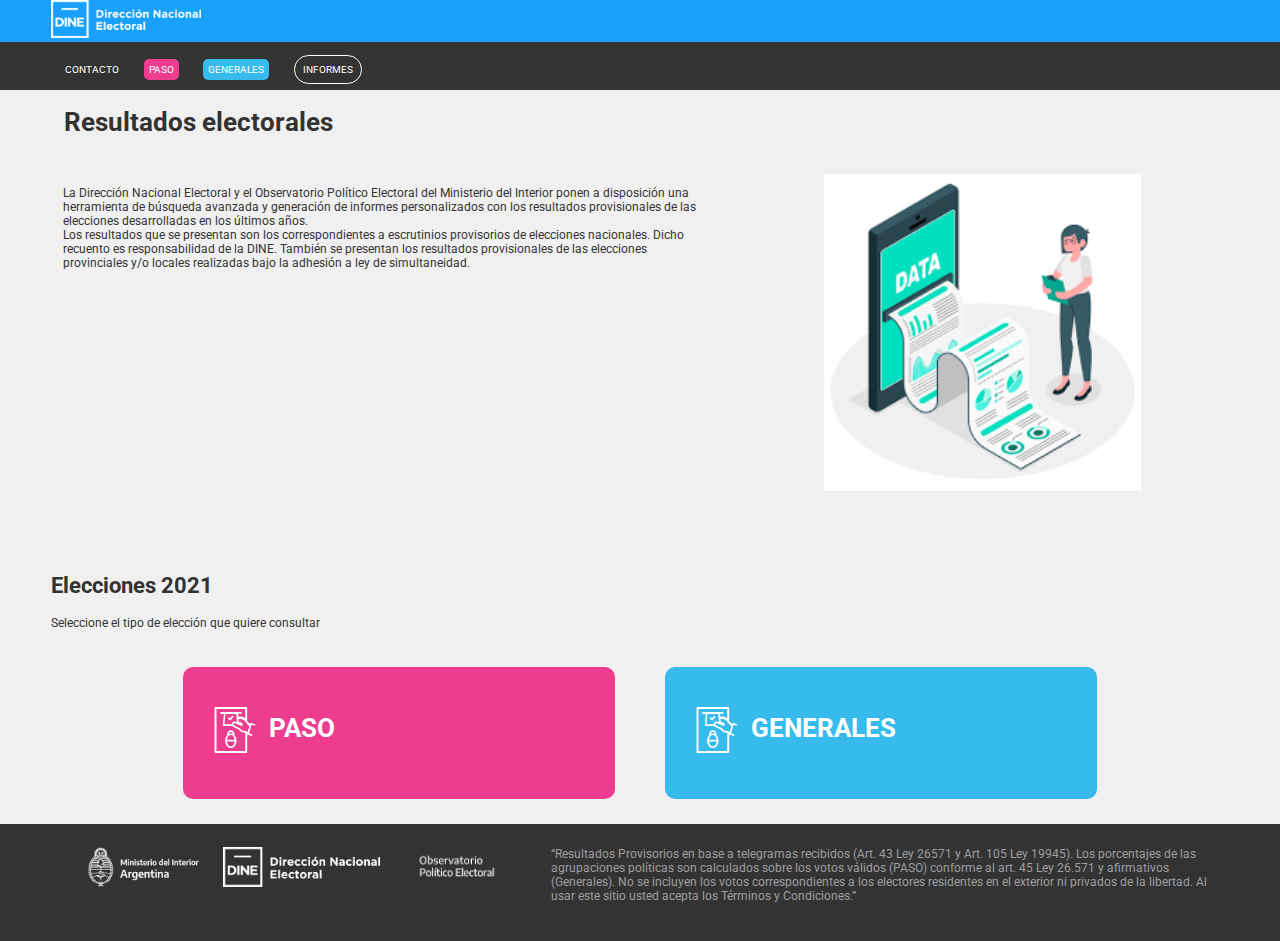
<file: index.html>
<!DOCTYPE html>
<html lang="es">

<head>
    <meta charset="UTF-8" />
    <meta name="viewport" content="width=device-width, initial-scale=1.0" />
    <title>Sistema de Publicación de Resultados Electorales</title>
    <link rel="shortcut icon" type="image/png" href="img/icons/favicon-16x16.png">
    <link rel="stylesheet" href="https://cdnjs.cloudflare.com/ajax/libs/fontawesome/5.15.4/css/all.min.css"
        crossorigin="anonymous" referrerpolicy="no-referrer" />
    <!-- Estilos CSS -->
    <link rel="stylesheet" href="css/common.css" />
    <link rel="stylesheet" href="css/pages/index.css">
</head>

<body>
    <header>
        <!--Barra de logo portal-->
        <div class="header-page">
            <a href="index.html"><img src="img/icons/Logo_DINE_negativo.a88f983e.png" alt="logo" class="logo">
        </div></a>
        <!--Barra de menú principal-->
        <ul>
            <li><a class="contacto" href="#contact">Contacto</a></li>
            <li><a class="paso" href="paso.html">Paso</a></li>
            <li><a class="generales" href="generales.html">Generales</a></li>
            <li><a class="active" href="informes.html">Informes</a></li>
        </ul>
    </header>
    <!-- Contenido principal de la página -->
    <main>
        <section id="sec-titulo">
            <!--Seccion para agregar una palicula favorita por codigo-->
            <h1 style="margin-left: 5%;">Resultados electorales</h1>
            <div class="seccion">
                <p>La Dirección Nacional Electoral y el Observatorio Político Electoral del Ministerio del
                    Interior ponen a disposición una herramienta de búsqueda avanzada y generación de informes
                    personalizados con los resultados provisionales de las elecciones desarrolladas en los
                    últimos años.
                    <br>Los resultados que se presentan son los correspondientes a escrutinios provisorios de
                    elecciones nacionales. Dicho recuento es responsabilidad de la DINE. También se presentan
                    los resultados provisionales de las elecciones provinciales y/o locales realizadas bajo la
                    adhesión a ley de simultaneidad.
                </p>
                <img src="img/images.png" alt="">
            </div>
        </section>
        <section id="sec-contenido">
            <!--Seccion para contenido de la página-->
            <h2>Elecciones 2021</h2>
            <p>Seleccione el tipo de elección que quiere consultar</p>
            <section class="section-boton">
                    <a class="bpaso" href="paso.html">
                        <svg version="1.1" id="Capa_1" xmlns="http://www.w3.org/2000/svg"
                            xmlns:xlink="http://www.w3.org/1999/xlink" x="0px" y="0px" width="841.889px"
                            height="595.281px" viewBox="0 0 841.889 595.281" enable-background="new 0 0 841.889 595.281"
                            xml:space="preserve" class="v-icon__component theme--light"
                            style="font-size: 70px; height: 70px; width: 70px;">
                            <g>
                                <path fill="#FFFFFF"
                                    d="M671.434,227.503l-43.614-14.145c-2.358-1.179-4.716-1.179-8.252,1.179 c-2.357,1.179-4.715,3.536-4.715,5.894l-1.179,3.536c-9.431-8.251-22.396-20.039-34.185-35.363V31.827 c0-7.072-5.894-11.788-11.788-11.788H198.746c-7.073,0-11.788,5.895-11.788,11.788v530.448c0,7.072,4.715,11.787,11.788,11.787 h368.955c7.073,0,11.788-4.715,11.788-11.787V348.917c1.179,2.357,3.536,3.536,4.715,4.716l44.794,14.145c1.179,0,2.357,0,3.536,0 c4.715,0,8.251-2.357,9.43-7.072s-1.179-10.609-5.894-12.967l0,0l-34.185-11.787l30.648-102.554l34.185,10.608l0,0 c4.715,1.179,10.608-1.179,12.966-7.072C679.685,234.576,676.149,228.682,671.434,227.503z M555.914,550.487H210.533V43.615 h345.381v113.162c-29.47-25.934-77.799-21.218-83.693-20.039l-3.536-34.185h35.363c5.894,0,10.609-4.715,10.609-10.609 c0-5.894-4.716-10.608-10.609-10.608H262.4c-4.715,2.357-9.43,7.072-9.43,12.966c0,5.895,4.715,10.609,10.608,10.609h35.363 l-11.787,132.022c0,2.357,1.179,5.894,2.357,8.251c2.357,2.358,4.715,3.537,7.072,3.537h103.731 c5.895,9.43,15.324,12.966,16.503,14.145c0,0,29.47,15.324,51.866,24.755c12.967,5.894,15.324,9.43,20.039,14.145 c2.357,3.537,5.894,7.073,10.609,10.609c14.146,12.967,34.185,14.146,40.078,15.324l17.682,4.715L555.914,550.487z M456.897,203.927l-8.251-3.536c-1.179-1.179-17.682-8.251-31.827-3.536c-8.251,2.357-14.145,8.251-18.86,17.682 c-2.357,4.715-3.536,8.251-3.536,12.967h-87.229l10.608-122.593h130.844L456.897,203.927z M585.383,319.448l-42.436-11.788 c-1.179,0-2.357,0-3.536,0c0,0-17.682,0-28.291-9.431c-3.536-3.536-5.894-7.072-8.251-9.43 c-5.894-7.073-11.788-12.967-27.112-20.039c-22.396-9.431-50.687-24.755-51.865-24.755c0,0-7.073-3.536-9.431-9.43 c-1.179-3.536-1.179-7.072,1.179-10.609c2.357-4.715,4.716-5.894,7.073-7.072c5.894-2.357,14.145,1.179,17.682,2.357l62.475,25.933 c4.715,1.18,15.324,4.716,22.396-2.357c4.715-4.715,3.536-11.787-2.357-21.218c-10.609-16.503-29.469-20.039-37.721-20.039 c-1.179,0-2.357,0-2.357,0c-1.179,0-2.357,0-3.536,0l0,0l-4.716-36.542l-1.179-8.251c0,0,0,0,1.179,09c0,0,56.581-8.252,76.621,24.754c15.323,25.933,38.899,50.688,56.58,62.475L585.383,319.448z">
                                </path>
                                <path fill="#FFFFFF"
                                    d="M368.49,179.174c2.357,1.179,3.536,2.357,5.894,2.357l0,0l0,0c3.536,0,5.895-1.179,8.252-3.536 l29.469-35.363c3.536-4.715,2.357-10.609-1.179-14.146c-2.357-1.179-4.715-2.357-7.072-2.357c-2.358,0-4.716,1.179-7.073,3.536 l-12.966,15.324l-9.431,11.788l-5.894-4.716l-4.715-3.536c-4.716-3.536-10.609-2.357-14.146,2.357 c-3.536,4.716-2.357,10.609,2.357,14.146L368.49,179.174z">
                                </path>
                                <path fill="#FFFFFF"
                                    d="M427.428,359.526c0-2.357,0-3.536,0-5.894c0,0,0,0,0-1.18l0,0l0,0c0-28.29-20.039-50.688-44.793-50.688 c-24.755,0-44.794,22.397-44.794,50.688l0,0l0,0c0,2.358,0,4.716,0,7.073c-14.145,16.503-23.575,40.078-23.575,67.189l0,0l0,0 c0,48.33,30.648,88.408,68.369,88.408c37.72,0,68.368-40.078,68.368-88.408l0,0l0,0 C451.003,399.604,441.573,376.029,427.428,359.526z M382.635,495.085c-23.576,0-43.615-25.933-47.151-57.76h94.302 C427.428,469.152,407.389,495.085,382.635,495.085z M406.21,344.202c-7.073-3.536-15.324-5.894-23.575-5.894 c-8.252,0-16.503,2.357-23.576,5.894c3.537-12.967,12.967-21.218,23.576-21.218C394.422,321.805,403.853,331.235,406.21,344.202z M382.635,358.347c23.575,0,43.614,24.754,47.15,57.76h-94.302C339.02,383.101,359.059,358.347,382.635,358.347z">
                                </path>
                            </g>
                        </svg>
                        <h1>PASO</h1>
                    </a>
                    <a class="bgenerales" href="generales.html">
                        <svg version="1.1" id="Capa_1" xmlns="http://www.w3.org/2000/svg"
                            xmlns:xlink="http://www.w3.org/1999/xlink" x="0px" y="0px" width="841.889px"
                            height="595.281px" viewBox="0 0 841.889 595.281" enable-background="new 0 0 841.889 595.281"
                            xml:space="preserve" class="v-icon__component theme--light"
                            style="font-size: 70px; height: 70px; width: 70px;">
                            <g>
                                <path fill="#FFFFFF"
                                    d="M671.434,227.503l-43.614-14.145c-2.358-1.179-4.716-1.179-8.252,1.179 c-2.357,1.179-4.715,3.536-4.715,5.894l-1.179,3.536c-9.431-8.251-22.396-20.039-34.185-35.363V31.827 c0-7.072-5.894-11.788-11.788-11.788H198.746c-7.073,0-11.788,5.895-11.788,11.788v530.448c0,7.072,4.715,11.787,11.788,11.787 h368.955c7.073,0,11.788-4.715,11.788-11.787V348.917c1.179,2.357,3.536,3.536,4.715,4.716l44.794,14.145c1.179,0,2.357,0,3.536,0 c4.715,0,8.251-2.357,9.43-7.072s-1.179-10.609-5.894-12.967l0,0l-34.185-11.787l30.648-102.554l34.185,10.608l0,0 c4.715,1.179,10.608-1.179,12.966-7.072C679.685,234.576,676.149,228.682,671.434,227.503z M555.914,550.487H210.533V43.615 h345.381v113.162c-29.47-25.934-77.799-21.218-83.693-20.039l-3.536-34.185h35.363c5.894,0,10.609-4.715,10.609-10.609 c0-5.894-4.716-10.608-10.609-10.608H262.4c-4.715,2.357-9.43,7.072-9.43,12.966c0,5.895,4.715,10.609,10.608,10.609h35.363 l-11.787,132.022c0,2.357,1.179,5.894,2.357,8.251c2.357,2.358,4.715,3.537,7.072,3.537h103.731 c5.895,9.43,15.324,12.966,16.503,14.145c0,0,29.47,15.324,51.866,24.755c12.967,5.894,15.324,9.43,20.039,14.145 c2.357,3.537,5.894,7.073,10.609,10.609c14.146,12.967,34.185,14.146,40.078,15.324l17.682,4.715L555.914,550.487z M456.897,203.927l-8.251-3.536c-1.179-1.179-17.682-8.251-31.827-3.536c-8.251,2.357-14.145,8.251-18.86,17.682 c-2.357,4.715-3.536,8.251-3.536,12.967h-87.229l10.608-122.593h130.844L456.897,203.927z M585.383,319.448l-42.436-11.788 c-1.179,0-2.357,0-3.536,0c0,0-17.682,0-28.291-9.431c-3.536-3.536-5.894-7.072-8.251-9.43 c-5.894-7.073-11.788-12.967-27.112-20.039c-22.396-9.431-50.687-24.755-51.865-24.755c0,0-7.073-3.536-9.431-9.43 c-1.179-3.536-1.179-7.072,1.179-10.609c2.357-4.715,4.716-5.894,7.073-7.072c5.894-2.357,14.145,1.179,17.682,2.357l62.475,25.933 c4.715,1.18,15.324,4.716,22.396-2.357c4.715-4.715,3.536-11.787-2.357-21.218c-10.609-16.503-29.469-20.039-37.721-20.039 c-1.179,0-2.357,0-2.357,0c-1.179,0-2.357,0-3.536,0l0,0l-4.716-36.542l-1.179-8.251c0,0,0,0,1.179,09c0,0,56.581-8.252,76.621,24.754c15.323,25.933,38.899,50.688,56.58,62.475L585.383,319.448z">
                                </path>
                                <path fill="#FFFFFF"
                                    d="M368.49,179.174c2.357,1.179,3.536,2.357,5.894,2.357l0,0l0,0c3.536,0,5.895-1.179,8.252-3.536 l29.469-35.363c3.536-4.715,2.357-10.609-1.179-14.146c-2.357-1.179-4.715-2.357-7.072-2.357c-2.358,0-4.716,1.179-7.073,3.536 l-12.966,15.324l-9.431,11.788l-5.894-4.716l-4.715-3.536c-4.716-3.536-10.609-2.357-14.146,2.357 c-3.536,4.716-2.357,10.609,2.357,14.146L368.49,179.174z">
                                </path>
                                <path fill="#FFFFFF"
                                    d="M427.428,359.526c0-2.357,0-3.536,0-5.894c0,0,0,0,0-1.18l0,0l0,0c0-28.29-20.039-50.688-44.793-50.688 c-24.755,0-44.794,22.397-44.794,50.688l0,0l0,0c0,2.358,0,4.716,0,7.073c-14.145,16.503-23.575,40.078-23.575,67.189l0,0l0,0 c0,48.33,30.648,88.408,68.369,88.408c37.72,0,68.368-40.078,68.368-88.408l0,0l0,0 C451.003,399.604,441.573,376.029,427.428,359.526z M382.635,495.085c-23.576,0-43.615-25.933-47.151-57.76h94.302 C427.428,469.152,407.389,495.085,382.635,495.085z M406.21,344.202c-7.073-3.536-15.324-5.894-23.575-5.894 c-8.252,0-16.503,2.357-23.576,5.894c3.537-12.967,12.967-21.218,23.576-21.218C394.422,321.805,403.853,331.235,406.21,344.202z M382.635,358.347c23.575,0,43.614,24.754,47.15,57.76h-94.302C339.02,383.101,359.059,358.347,382.635,358.347z">
                                </path>
                            </g>
                        </svg>
                        <h1>Generales</h1>
                    </a>
            </section>

        </section>
    </main>
    <!--Pie de página-->
    <footer>
        <img src="img/icons/Ministerio-del-Interior_pluma.1ab9a7a7.png" alt="">
        <img src="img/icons/Logo_DINE_negativo.a88f983e.png" alt="">
        <img src="img/icons/logos_001-10.4430c8d5.png" alt="">
        <p>“Resultados Provisorios en base a telegramas recibidos (Art. 43 Ley 26571 y Art. 105 Ley 19945). Los
            porcentajes de las agrupaciones políticas son calculados sobre los votos válidos (PASO) conforme al art. 45
            Ley 26.571 y afirmativos (Generales). No se incluyen los votos correspondientes a los electores residentes
            en el exterior ni privados de la libertad. Al usar este sitio usted acepta los <a>Términos y
                Condiciones</a>.”</p>
    </footer>
</body>
</file>
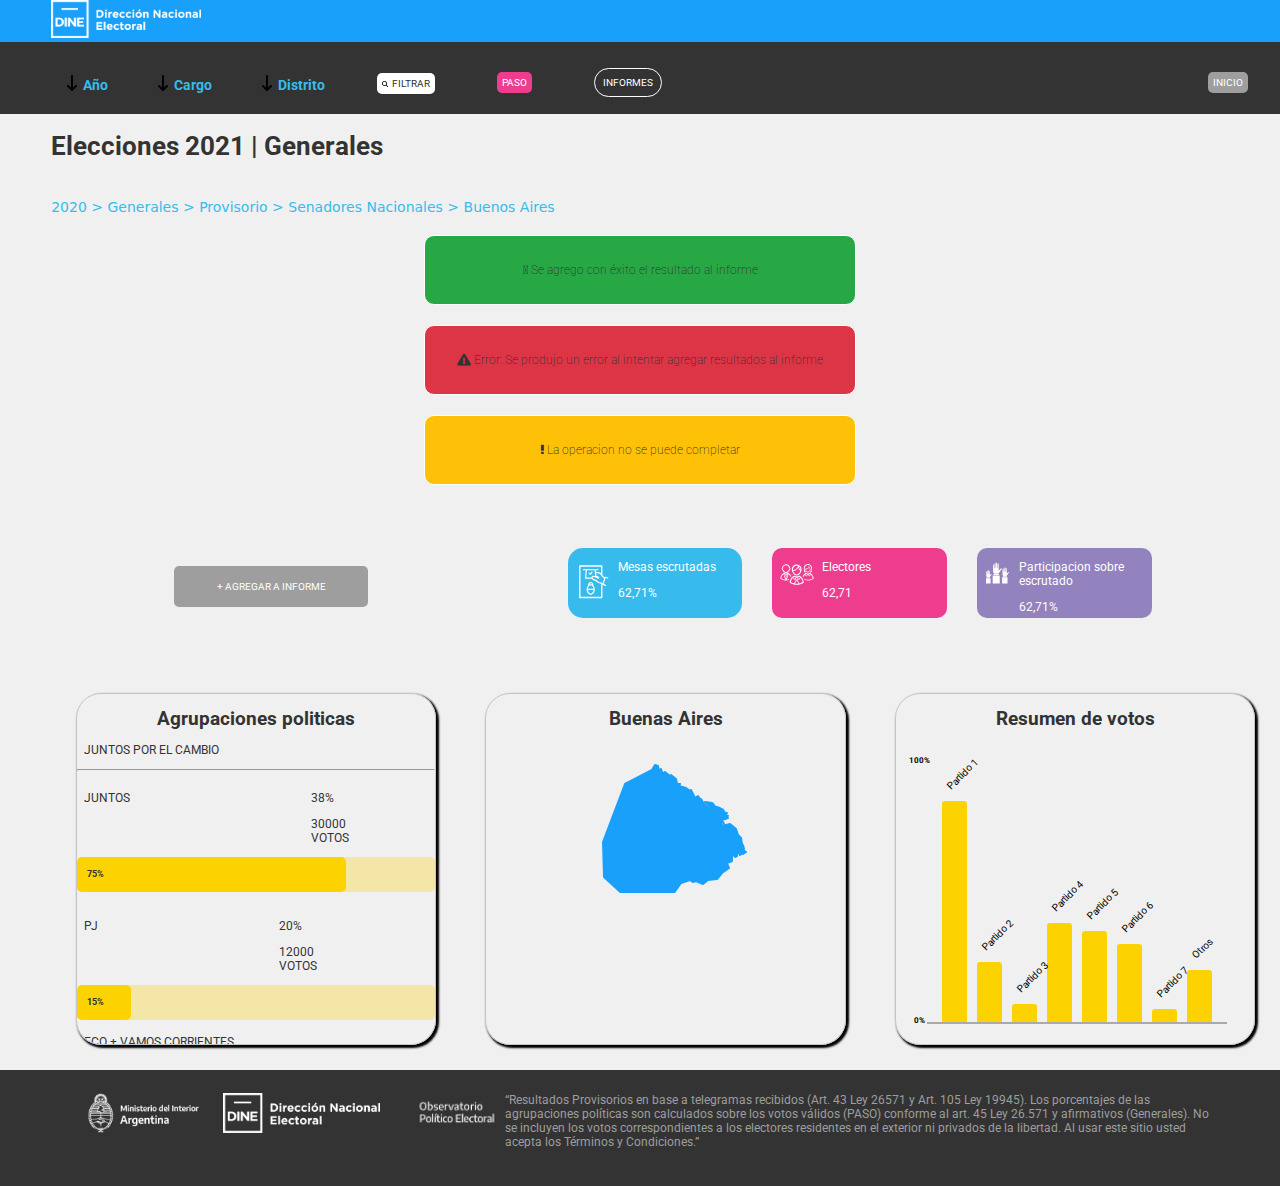
<file: generales.html>
<!DOCTYPE html>
<html lang="es">

<head>
    <meta charset="UTF-8" />
    <meta name="viewport" content="width=device-width, initial-scale=1.0" />
    <title>Sistema de Publicación de Resultados Electorales</title>
    <link rel="shortcut icon" type="image/png" href="img/icons/favicon-16x16.png">
    <link rel="stylesheet" href="https://cdnjs.cloudflare.com/ajax/libs/fontawesome/5.15.4/css/all.min.css"
        crossorigin="anonymous" referrerpolicy="no-referrer" />
    <!-- Estilos CSS -->
    <link rel="stylesheet" href="https://cdnjs.cloudflare.com/ajax/libs/font-awesome/4.7.0/css/font-awesome.min.css">
    <link rel="stylesheet" href="css/pages/generales.css">
</head>

<body>
    <header>
        <!--Barra de logo portal-->
        <div class="header-page">
            <a href="index.html"><img src="img/icons/Logo_DINE_negativo.a88f983e.png" alt="logo" class="logo">
        </div></a>
        <!--Barra de menú principal-->
        <ul>
            <Div class="botones-nav">
                <li><a href=""> <svg xmlns="http://www.w3.org/2000/svg" height="1em"
                            viewBox="0 0 384 512"><!--! Font Awesome Free 6.4.2 by @fontawesome - https://fontawesome.com License - https://fontawesome.com/license (Commercial License) Copyright 2023 Fonticons, Inc. -->
                            <path
                                d="M169.4 502.6c12.5 12.5 32.8 12.5 45.3 0l128-128c12.5-12.5 12.5-32.8 0-45.3s-32.8-12.5-45.3 0L224 402.7 224 32c0-17.7-14.3-32-32-32s-32 14.3-32 32l0 370.7L86.6 329.4c-12.5-12.5-32.8-12.5-45.3 0s-12.5 32.8 0 45.3l128 128z" />
                        </svg></a>
                    <p>Año</p>
                </li>
                <li class="cargo"><a href=""><svg xmlns="http://www.w3.org/2000/svg" height="1em"
                            viewBox="0 0 384 512"><!--! Font Awesome Free 6.4.2 by @fontawesome - https://fontawesome.com License - https://fontawesome.com/license (Commercial License) Copyright 2023 Fonticons, Inc. -->
                            <path
                                d="M169.4 502.6c12.5 12.5 32.8 12.5 45.3 0l128-128c12.5-12.5 12.5-32.8 0-45.3s-32.8-12.5-45.3 0L224 402.7 224 32c0-17.7-14.3-32-32-32s-32 14.3-32 32l0 370.7L86.6 329.4c-12.5-12.5-32.8-12.5-45.3 0s-12.5 32.8 0 45.3l128 128z" />
                        </svg></a>
                    <p>Cargo</p>
                </li>
                <li class="Distrito"><a href=""><svg xmlns="http://www.w3.org/2000/svg" height="1em"
                            viewBox="0 0 384 512"><!--! Font Awesome Free 6.4.2 by @fontawesome - https://fontawesome.com License - https://fontawesome.com/license (Commercial License) Copyright 2023 Fonticons, Inc. -->
                            <path
                                d="M169.4 502.6c12.5 12.5 32.8 12.5 45.3 0l128-128c12.5-12.5 12.5-32.8 0-45.3s-32.8-12.5-45.3 0L224 402.7 224 32c0-17.7-14.3-32-32-32s-32 14.3-32 32l0 370.7L86.6 329.4c-12.5-12.5-32.8-12.5-45.3 0s-12.5 32.8 0 45.3l128 128z" />
                        </svg></a>
                    <p>Distrito </p>
                </li>
            </Div>
            <li class="filtrar"><svg xmlns="http://www.w3.org/2000/svg" height="1em"
                    viewBox="0 0 512 512"><!--! Font Awesome Free 6.4.2 by @fontawesome - https://fontawesome.com License - https://fontawesome.com/license (Commercial License) Copyright 2023 Fonticons, Inc. -->
                    <path
                        d="M416 208c0 45.9-14.9 88.3-40 122.7L502.6 457.4c12.5 12.5 12.5 32.8 0 45.3s-32.8 12.5-45.3 0L330.7 376c-34.4 25.2-76.8 40-122.7 40C93.1 416 0 322.9 0 208S93.1 0 208 0S416 93.1 416 208zM208 352a144 144 0 1 0 0-288 144 144 0 1 0 0 288z" />
                </svg><a href="">filtrar</a></li>
            <li class="items2"><a class="paso" href="paso.html">Paso</a></li>
            <li class="items2"><a class="active" href="informes.html">Informes</a></li>
            <li class="items2"><a class="inicio" href="index.html">inicio</a></li>
        </ul>
    </header>
    <!-- Contenido principal de la página -->
    <main>
        <section id="sec-titulo">
            <!--Seccion para agregar una palicula favorita por codigo-->
            <h1>Elecciones 2021 | Generales</h1>
            <p class="texto-path">2020 > Generales > Provisorio > Senadores Nacionales > Buenos
                Aires</p>
        </section>
        <section class="sec-messages">
            <div class="verde">

                <p><i class="fa-thumbs-up"></i> Se agrego con éxito el resultado al informe</p>
            </div>
            <div class="rojo">
                <p><i class="fas fa-exclamation-triangle"></i> Error: Se produjo un error al intentar agregar resultados
                    al informe</p>
            </div>
            <div class="amarillo">

                <p><i class="fa fa-exclamation"></i> La operacion no se puede completar</p>
            </div>
        </section>
        <section id="sec-contenido">
            <!--Seccion para contenido de la página-->
            <a class="binfo" href="">
                <p>+ AGREGAR A INFORME</p>
            </a>
            <div class="divseccion">
                <div class="mesas-escrutadas">
                    <svg version="1.1" id="Capa_1" xmlns="http://www.w3.org/2000/svg"
                        xmlns:xlink="http://www.w3.org/1999/xlink" x="0px" y="0px" width="841.889px" height="595.281px"
                        viewBox="0 0 841.889 595.281" enable-background="new 0 0 841.889 595.281" xml:space="preserve"
                        class="v-icon__component theme--light" style="font-size: 50px; height: 50px; width: 50px;">
                        <g>
                            <path fill="#FFFFFF"
                                d="M671.434,227.503l-43.614-14.145c-2.358-1.179-4.716-1.179-8.252,1.179
                                                                c-2.357,1.179-4.715,3.536-4.715,5.894l-1.179,3.536c-9.431-8.251-22.396-20.039-34.185-35.363V31.827
                                                                c0-7.072-5.894-11.788-11.788-11.788H198.746c-7.073,0-11.788,5.895-11.788,11.788v530.448c0,7.072,4.715,11.787,11.788,11.787
                                                                h368.955c7.073,0,11.788-4.715,11.788-11.787V348.917c1.179,2.357,3.536,3.536,4.715,4.716l44.794,14.145c1.179,0,2.357,0,3.536,0
                                                                c4.715,0,8.251-2.357,9.43-7.072s-1.179-10.609-5.894-12.967l0,0l-34.185-11.787l30.648-102.554l34.185,10.608l0,0
                                                                c4.715,1.179,10.608-1.179,12.966-7.072C679.685,234.576,676.149,228.682,671.434,227.503z M555.914,550.487H210.533V43.615
                                                                h345.381v113.162c-29.47-25.934-77.799-21.218-83.693-20.039l-3.536-34.185h35.363c5.894,0,10.609-4.715,10.609-10.609
                                                                c0-5.894-4.716-10.608-10.609-10.608H262.4c-4.715,2.357-9.43,7.072-9.43,12.966c0,5.895,4.715,10.609,10.608,10.609h35.363
                                                                l-11.787,132.022c0,2.357,1.179,5.894,2.357,8.251c2.357,2.358,4.715,3.537,7.072,3.537h103.731
                                                                c5.895,9.43,15.324,12.966,16.503,14.145c0,0,29.47,15.324,51.866,24.755c12.967,5.894,15.324,9.43,20.039,14.145
                                                                c2.357,3.537,5.894,7.073,10.609,10.609c14.146,12.967,34.185,14.146,40.078,15.324l17.682,4.715L555.914,550.487z
                                                                M456.897,203.927l-8.251-3.536c-1.179-1.179-17.682-8.251-31.827-3.536c-8.251,2.357-14.145,8.251-18.86,17.682
                                                                c-2.357,4.715-3.536,8.251-3.536,12.967h-87.229l10.608-122.593h130.844L456.897,203.927z M585.383,319.448l-42.436-11.788
                                                                c-1.179,0-2.357,0-3.536,0c0,0-17.682,0-28.291-9.431c-3.536-3.536-5.894-7.072-8.251-9.43
                                                                c-5.894-7.073-11.788-12.967-27.112-20.039c-22.396-9.431-50.687-24.755-51.865-24.755c0,0-7.073-3.536-9.431-9.43
                                                                c-1.179-3.536-1.179-7.072,1.179-10.609c2.357-4.715,4.716-5.894,7.073-7.072c5.894-2.357,14.145,1.179,17.682,2.357l62.475,25.933
                                                                c4.715,1.18,15.324,4.716,22.396-2.357c4.715-4.715,3.536-11.787-2.357-21.218c-10.609-16.503-29.469-20.039-37.721-20.039
                                                                c-1.179,0-2.357,0-2.357,0c-1.179,0-2.357,0-3.536,0l0,0l-4.716-36.542l-1.179-8.251c0,0,0,0,1.179,0
                                                                c0,0,56.581-8.252,76.621,24.754c15.323,25.933,38.899,50.688,56.58,62.475L585.383,319.448z">
                            </path>
                            <path fill="#FFFFFF"
                                d="M368.49,179.174c2.357,1.179,3.536,2.357,5.894,2.357l0,0l0,0c3.536,0,5.895-1.179,8.252-3.536
                                                                l29.469-35.363c3.536-4.715,2.357-10.609-1.179-14.146c-2.357-1.179-4.715-2.357-7.072-2.357c-2.358,0-4.716,1.179-7.073,3.536
                                                                l-12.966,15.324l-9.431,11.788l-5.894-4.716l-4.715-3.536c-4.716-3.536-10.609-2.357-14.146,2.357
                                                                c-3.536,4.716-2.357,10.609,2.357,14.146L368.49,179.174z">
                            </path>
                            <path fill="#FFFFFF"
                                d="M427.428,359.526c0-2.357,0-3.536,0-5.894c0,0,0,0,0-1.18l0,0l0,0c0-28.29-20.039-50.688-44.793-50.688
                                                                c-24.755,0-44.794,22.397-44.794,50.688l0,0l0,0c0,2.358,0,4.716,0,7.073c-14.145,16.503-23.575,40.078-23.575,67.189l0,0l0,0
                                                                c0,48.33,30.648,88.408,68.369,88.408c37.72,0,68.368-40.078,68.368-88.408l0,0l0,0
                                                                C451.003,399.604,441.573,376.029,427.428,359.526z M382.635,495.085c-23.576,0-43.615-25.933-47.151-57.76h94.302
                                                                C427.428,469.152,407.389,495.085,382.635,495.085z M406.21,344.202c-7.073-3.536-15.324-5.894-23.575-5.894
                                                                c-8.252,0-16.503,2.357-23.576,5.894c3.537-12.967,12.967-21.218,23.576-21.218C394.422,321.805,403.853,331.235,406.21,344.202z
                                                                M382.635,358.347c23.575,0,43.614,24.754,47.15,57.76h-94.302C339.02,383.101,359.059,358.347,382.635,358.347z">
                            </path>
                        </g>
                    </svg>
                    <div>
                        <p>Mesas escrutadas</p>
                        <p>62,71%</p>
                    </div>
                </div>
                <div class="electores">
                    <svg version="1.1" id="Layer_1" xmlns="http://www.w3.org/2000/svg"
                        xmlns:xlink="http://www.w3.org/1999/xlink" x="0px" y="0px" width="841.889px" height="595.281px"
                        viewBox="0 0 841.889 595.281" enable-background="new 0 0 841.889 595.281" xml:space="preserve"
                        class="v-icon__component theme--light" style="font-size: 50px; height: 50px; width: 50px;">
                        <title>comunidad</title>
                        <path fill="#FFFFFF"
                            d="M462.824,342.115h-0.59c-3.125-1.252-6.67-0.854-9.438,1.062c-10.771,7.341-23.424,11.436-36.453,11.797
                                                        c-13.2-0.436-26.022-4.519-37.043-11.797c-2.89-1.642-6.43-1.642-9.319,0c-54.148,26.779-76.682,98.859-71.845,112.897
                                                        c0.632,1.725,1.735,3.237,3.186,4.365c34.136,22.816,73.983,35.608,115.021,36.925c41.28-0.521,81.446-13.472,115.257-37.161
                                                        c1.454-1.173,2.557-2.724,3.186-4.482C539.387,440.739,516.973,368.659,462.824,342.115z M458.813,359.693
                                                        c5.067,2.88,9.848,6.237,14.275,10.027l-21.707,27.016l-21.353-26.426c10.135-1.979,19.866-5.647,28.784-10.854V359.693z
                                                        M434.039,395.084l-17.342,20.999c0,0,0,0.59,0,0.826c0,0.235,0,0,0-0.826l-17.224-20.999l17.578-21.471L434.039,395.084z
                                                        M373.992,359.693c8.952,5.199,18.728,8.83,28.902,10.735l-21.588,26.308l-22.061-27.252c4.616-3.762,9.55-7.117,14.746-10.027
                                                        V359.693z M315.007,447.464c5.307-26.169,17.715-50.372,35.863-69.957l25.6,32.088c1.272,1.329,3,2.13,4.837,2.241
                                                        c1.824-0.022,3.548-0.841,4.719-2.241l4.837-5.898l12.977,15.69l-31.853,52.497c-20.349-4.863-39.705-13.204-57.216-24.656
                                                        L315.007,447.464z M416.579,478.725c-10.703-0.196-21.366-1.381-31.852-3.539l31.852-52.143l32.088,52.496
                                                        c-10.662,1.965-21.481,2.952-32.323,2.95L416.579,478.725z M461.29,472.709l-32.441-52.851l12.977-15.69l4.955,5.898
                                                        c1.138,1.441,2.883,2.27,4.719,2.242l0,0c1.824-0.023,3.548-0.842,4.719-2.242l25.718-32.56
                                                        c18.07,19.442,30.544,43.411,36.099,69.367c-17.312,11.868-36.609,20.539-56.979,25.6L461.29,472.709z">
                        </path>
                        <path fill="#FFFFFF" d="M416.462,340.935c45.3,0,81.753-54.856,81.753-100.157c1.717-45.184-33.521-83.204-78.705-84.92
                                                        s-83.204,33.521-84.92,78.706c-0.078,2.07-0.078,4.144,0,6.214C334.59,286.079,371.043,340.935,416.462,340.935z M480.756,240.778
                                                        c0,1.298,0,2.596,0,3.894c-18.168-6.606-25.364-40.229-27.842-56.98C470.381,199.714,480.797,219.574,480.756,240.778z
                                                        M352.05,240.778c0.387-35.316,29.094-63.76,64.412-63.822c7.58,0.036,15.093,1.435,22.178,4.129
                                                        c-5.771,25.088-21.943,46.535-44.475,58.985c-12.627,7.394-27.523,9.911-41.88,7.079C352.168,244.553,352.05,242.666,352.05,240.778
                                                        z M362.549,260.244c13.056-0.269,25.851-3.71,37.278-10.028c19.154-10.271,34.437-26.506,43.531-46.244
                                                        c4.719,20.645,14.864,47.188,35.392,53.087c-6.96,32.56-33.268,66.418-62.406,66.418s-54.03-32.089-61.816-63.94
                                                        C357.182,259.952,359.863,260.188,362.549,260.244z"></path>
                        <path fill="#FFFFFF"
                            d="M542.454,249.036l0.944,3.186c0.522,1.727,0.839,3.508,0.943,5.309l0,0c-0.551,1.18-1.966,3.657-4.247,7.433
                                                        l-1.062,1.77c-1.563,2.695-1.181,6.096,0.943,8.376c6.438,6.525,14.637,11.034,23.595,12.977c0.584,0.114,1.185,0.114,1.77,0
                                                        c3.892,0.367,7.345-2.489,7.713-6.381c0.352-3.722-2.251-7.075-5.943-7.658c-4.577-1.021-8.934-2.859-12.859-5.427
                                                        c1.602-2.582,2.87-5.356,3.775-8.258c0.116-1.177,0.116-2.362,0-3.539c-0.062-3.077-0.537-6.133-1.416-9.083l-0.943-3.422
                                                        c0-1.298-0.826-2.595-1.18-3.893v-1.18c-3.318-7.425-5.047-15.462-5.073-23.595c0.729-30.418,25.977-54.486,56.395-53.759
                                                        s54.486,25.977,53.759,56.395c-0.187,7.795-2.025,15.461-5.395,22.492l-2.124,7.433c-0.941,3.021-1.457,6.157-1.533,9.319
                                                        c-0.116,1.177-0.116,2.362,0,3.539c-0.056,0.352-0.056,0.71,0,1.062c0.976,2.515,2.201,4.926,3.657,7.196
                                                        c-2.936,1.979-6.159,3.49-9.556,4.483c-3.891,0.815-6.383,4.629-5.567,8.52c0.815,3.89,4.63,6.382,8.52,5.566
                                                        c0.443-0.093,0.877-0.228,1.294-0.401c7.512-2.082,14.32-6.159,19.701-11.797c2.093-2.286,2.518-5.642,1.062-8.376l-1.062-1.77
                                                        c-0.943-1.534-3.421-5.663-4.246-7.314v-0.59c0.017-1.81,0.336-3.604,0.943-5.309c0.59-2.478,1.298-4.837,1.77-6.371
                                                        c15.945-34.834,0.633-75.999-34.201-91.944s-75.999-0.633-91.944,34.201c-8.279,18.087-8.396,38.857-0.319,57.036L542.454,249.036z">
                        </path>
                        <path fill="#FFFFFF" d="M642.375,297.64c-2.532-1.03-5.412-0.72-7.668,0.825c-8.872,5.963-19.276,9.24-29.965,9.438
                                                        c-10.801-0.386-21.289-3.732-30.318-9.674c-2.138-1.544-4.956-1.771-7.313-0.59l0,0c-23.636,13.269-41.938,34.323-51.789,59.575
                                                        c3.657,4.247,7.078,8.612,10.263,12.977c5.804-16.099,14.791-30.863,26.426-43.413l24.42,27.134
                                                        c0.923,1.054,2.257,1.656,3.657,1.651l0,0c1.508-0.124,2.886-0.899,3.775-2.124l20.526-29.729l20.881,30.201
                                                        c0.928,1.18,2.285,1.943,3.775,2.123l0,0c1.43-0.02,2.79-0.615,3.774-1.651l24.893-27.134c15.105,16.03,25.513,35.905,30.082,57.452
                                                        c-24.783,16.33-53.728,25.214-83.405,25.6c-22.516-0.792-44.649-6.045-65.12-15.454c3.217,5.863,6.131,11.888,8.73,18.05
                                                        c18.353,6.987,37.713,10.971,57.334,11.797c33.779-0.463,66.647-11.022,94.376-30.318c1.199-0.993,2.098-2.301,2.596-3.775
                                                        C705.608,378.923,687.204,319.819,642.375,297.64z M579.615,342.705l-20.881-22.65c3.726-2.86,7.67-5.425,11.797-7.668
                                                        c7.562,4.349,15.827,7.343,24.42,8.848L579.615,342.705z M629.989,342.705l-14.864-21.353c8.595-1.564,16.855-4.598,24.42-8.966
                                                        c4.164,2.182,8.113,4.749,11.797,7.668L629.989,342.705z"></path>
                        <path fill="#FFFFFF"
                            d="M628.337,190.877c-1.385-2.284-4.359-3.014-6.644-1.628c-1.115,0.676-1.91,1.773-2.204,3.044
                                                        c-6.253,27.959-24.774,29.492-39.639,30.79c-8.729,0.708-18.639,1.651-18.639,11.207c0,24.185,19.465,53.323,43.53,53.323
                                                        c24.066,0,43.649-29.139,43.649-53.323C643.531,219.045,636.794,204.462,628.337,190.877z M604.743,278.057
                                                        c-17.932,0-33.976-24.42-34.094-43.649c3.214-1.169,6.607-1.768,10.027-1.77c13.213-1.18,34.447-2.949,44.711-27.251
                                                        c5.456,9.175,9.925,18.903,13.331,29.021C638.719,253.637,622.792,278.057,604.743,278.057z">
                        </path>
                        <path fill="#FFFFFF" d="M313.709,362.996c3.304-4.011,6.843-7.903,10.5-11.797c-10.078-22.699-27.316-41.47-49.076-53.44l0,0
                                                        c-2.572-1.03-5.487-0.721-7.786,0.825c-8.815,5.99-19.19,9.271-29.847,9.438c-10.771-0.347-21.232-3.697-30.2-9.674
                                                        c-2.422-1.345-5.365-1.345-7.786,0c-44.476,22.061-62.879,81.046-58.985,92.606c0.544,1.449,1.483,2.717,2.713,3.657
                                                        c28.015,18.697,60.712,29.161,94.377,30.201c16.017-0.268,31.911-2.851,47.188-7.669c1.908-5.903,4.153-11.693,6.724-17.341
                                                        c-14.479,5.61-29.701,9.067-45.183,10.263l25.01-51.553c1.152-2.354,0.273-5.196-2.005-6.488l-10.146-5.898l21.234-27.605
                                                        C295.008,330.396,306.432,345.669,313.709,362.996z M153.741,384.349c5.684-25.848,19.895-49.032,40.346-65.828l21.234,27.487
                                                        l-10.146,5.898c-2.234,1.332-3.06,4.165-1.887,6.488l24.892,51.554C201.697,407.4,176.191,398.629,153.741,384.349z
                                                        M232.192,396.146l-18.285-37.751l10.971-6.488c1.257-0.7,2.157-1.9,2.478-3.304c0.226-1.408-0.114-2.85-0.943-4.011l-24.303-32.088
                                                        l0,0c9.059,5.185,19.108,8.401,29.493,9.438c0.472,22.65,0.708,55.564,0.59,73.731V396.146z M247.764,344.593
                                                        c-1.677,2.163-1.283,5.275,0.879,6.952c0.171,0.132,0.35,0.253,0.536,0.362l10.972,6.488l-17.932,38.341c0-12.505,0-35.392,0-74.204
                                                        c10.56-1.072,20.771-4.369,29.965-9.673l0,0L247.764,344.593z">
                        </path>
                        <path fill="#FFFFFF"
                            d="M180.521,255.171c5.19,10.382,23.594,41.525,56.743,41.525c33.15,0,51.554-31.144,56.744-41.525
                                                        c7.55-3.822,12.906-10.921,14.511-19.229c4.03-10.152,3.024-21.612-2.714-30.908c-1.321-1.697-2.869-3.205-4.601-4.482
                                                        c-9.042-35.281-44.972-56.552-80.253-47.51c-23.321,5.977-41.532,24.188-47.509,47.51c-1.962,1.255-3.68,2.854-5.073,4.719
                                                        c-5.66,9.234-6.664,20.588-2.713,30.672C167.249,244.36,172.775,251.508,180.521,255.171z M180.521,214.235
                                                        c1.003-1.31,2.491-2.16,4.129-2.359l0,0c0.77,0.139,1.506-0.372,1.645-1.142c0.003-0.013,0.005-0.025,0.007-0.038
                                                        c3.3-27.756,28.475-47.581,56.23-44.281c23.217,2.76,41.521,21.064,44.28,44.281c0.178,0.805,0.959,1.325,1.77,1.18
                                                        c1.693,0.124,3.247,0.987,4.247,2.359c1.651,2.241,3.067,7.078,0,17.342c-1.415,4.954-4.247,10.735-8.848,9.438
                                                        c-0.716-0.241-1.494,0.122-1.77,0.825c-7.668,19.584-24.892,39.284-45.772,39.284s-38.223-19.818-45.891-39.52
                                                        c-0.238-0.571-0.797-0.944-1.416-0.944l0,0c-4.601,1.534-7.55-4.364-8.966-9.319c-2.595-10.027-1.18-14.864,0.473-17.105H180.521z">
                        </path>
                    </svg>
                    <div>
                        <p>Electores</p>
                        <p>62,71</p>
                    </div>
                </div>
                <div class="part">
                    <svg version="1.1" id="Layer_1" xmlns="http://www.w3.org/2000/svg"
                        xmlns:xlink="http://www.w3.org/1999/xlink" x="0px" y="0px" width="841.889px" height="595.281px"
                        viewBox="0 0 841.889 595.281" enable-background="new 0 0 841.889 595.281" xml:space="preserve"
                        class="v-icon__component theme--light" style="font-size: 50px; height: 50px; width: 50px;">
                        <title>participacion</title>
                        <path fill="#FFFFFF"
                            d="M508.832,212.347c-2.05-2.229-4.488-4.068-7.195-5.427c-2.793-1.033-5.824-1.238-8.73-0.59
                c-1.705,0.26-3.37,0.735-4.955,1.416c-10.957,5.935-20.277,14.485-27.133,24.892c-4.26,6.344-10.35,11.24-17.46,14.038V116.909
                c1.236-5.799-2.462-11.501-8.261-12.737s-11.502,2.462-12.737,8.261c-0.315,1.476-0.315,3.001,0,4.477v70.782
                c0,2.802-2.271,5.073-5.073,5.073s-5.072-2.271-5.072-5.073V97.326c0.751-6.472-3.886-12.327-10.357-13.079
                c-0.048-0.006-0.095-0.011-0.143-0.016c-6.479,0.673-11.188,6.473-10.515,12.953c0.005,0.047,0.011,0.095,0.016,0.142v90.247
                c0,2.802-2.271,5.073-5.072,5.073c-2.802,0-5.073-2.271-5.073-5.073v-80.81c0.771-6.364-3.682-12.18-10.027-13.095
                c-6.48,0.673-11.188,6.473-10.515,12.953c0.005,0.047,0.01,0.095,0.016,0.142v90.365c0,2.802-2.271,5.073-5.073,5.073
                s-5.072-2.271-5.072-5.073v-61.816c0.751-6.472-3.886-12.327-10.357-13.079c-0.048-0.005-0.095-0.011-0.143-0.016
                c-6.48,0.674-11.188,6.473-10.515,12.953c0.005,0.047,0.01,0.095,0.016,0.142v128.234c-1.572,18.48,6.725,36.419,21.824,47.188
                h81.636c11.325-6.8,20.806-16.28,27.605-27.605c2.595-4.837,4.837-9.319,7.078-13.566c6.687-16.377,16.459-31.315,28.785-44.003
                c3.446-2.846,7.115-5.409,10.971-7.668c1.093-0.64,1.863-1.711,2.123-2.949C509.631,214.033,509.414,213.078,508.832,212.347z">
                        </path>
                        <path fill="#FFFFFF" d="M328.573,348.25h127.645c4.495,0,8.14,3.645,8.14,8.14l0,0v154.66l0,0H320.552l0,0V356.272
                C320.615,351.868,324.17,348.313,328.573,348.25z"></path>
                        <rect x="339.073" y="317.695" fill="#FFFFFF" width="108.061" height="22.533"></rect>
                        <path fill="#FFFFFF" d="M657.24,282.422c-1.578-1.706-3.458-3.105-5.544-4.129c-2.162-0.592-4.444-0.592-6.606,0
                c-1.346,0.213-2.655,0.61-3.894,1.18c-8.328,4.552-15.416,11.073-20.645,18.993c-3.306,4.799-7.938,8.529-13.331,10.736v-99.804
                c1.083-4.431-1.632-8.899-6.062-9.982c-4.431-1.082-8.899,1.632-9.982,6.062c-0.314,1.288-0.314,2.632,0,3.92V263.9
                c0.207,2.307-1.473,4.354-3.774,4.602c-2.343-0.122-4.143-2.12-4.021-4.462c0.002-0.047,0.005-0.093,0.009-0.14v-69.484
                c1.083-4.431-1.632-8.899-6.062-9.981c-4.431-1.083-8.899,1.631-9.982,6.062c-0.314,1.288-0.314,2.632,0,3.92v69.013
                c0.373,2.117-1.041,4.137-3.159,4.51c-2.117,0.372-4.136-1.042-4.509-3.159c-0.078-0.447-0.078-0.904,0-1.351v-61.816
                c0.939-4.463-1.918-8.843-6.381-9.781c-4.463-0.939-8.842,1.917-9.781,6.381c-0.235,1.121-0.235,2.279,0,3.4v69.721
                c0.737,2.02-0.303,4.255-2.322,4.992c-2.02,0.736-4.254-0.303-4.991-2.322c-0.315-0.862-0.315-1.808,0-2.67v-47.188
                c0.938-4.463-1.918-8.842-6.381-9.781s-8.843,1.918-9.781,6.381c-0.236,1.121-0.236,2.279,0,3.4v98.152
                c-1.186,13.88,4.937,27.377,16.162,35.627h62.524c8.877-5.241,16.299-12.623,21.588-21.471l5.309-10.382
                c5.146-12.51,12.633-23.922,22.061-33.622c2.67-2.135,5.467-4.104,8.376-5.898c0.834-0.489,1.431-1.3,1.652-2.241
                C657.869,283.641,657.694,282.938,657.24,282.422z"></path>
                        <path fill="#FFFFFF" d="M519.332,386.472h97.68c3.453,0,6.252,2.799,6.252,6.252v117.971l0,0H512.608l0,0V392.724
                c-0.01-3.453,2.781-6.26,6.234-6.27C519.006,386.454,519.169,386.46,519.332,386.472z">
                        </path>
                        <rect x="527.354" y="363.114" fill="#FFFFFF" width="82.698" height="17.224"></rect>
                        <path fill="#FFFFFF" d="M304.508,320.173c-1.309-1.415-2.869-2.575-4.602-3.421c-1.851-0.524-3.812-0.524-5.662,0l-3.186,0.943
                c-6.955,3.823-12.869,9.291-17.224,15.927c-2.748,4.048-6.654,7.173-11.207,8.966v-83.76c0.419-4.117-2.505-7.824-6.606-8.376
                c-4.149,0.493-7.14,4.218-6.725,8.376v45.536c0.135,1.95-1.337,3.641-3.287,3.774c-0.005,0.001-0.011,0.001-0.016,0.001
                c-1.909-0.187-3.322-1.861-3.186-3.775v-57.688c0.352-4.139-2.607-7.824-6.725-8.376c-4.116,0.552-7.075,4.237-6.724,8.376v57.688
                c0.343,1.792-0.831,3.523-2.623,3.866c-1.792,0.344-3.522-0.831-3.865-2.623c-0.079-0.41-0.079-0.832,0-1.243v-51.671
                c0.412-4.134-2.593-7.824-6.725-8.258c-4.1,0.493-7.071,4.144-6.725,8.258v57.688c0.001,1.759-1.425,3.186-3.184,3.187
                s-3.186-1.425-3.187-3.184c0-0.001,0-0.002,0-0.003v-39.049c0.352-4.139-2.607-7.824-6.725-8.376
                c-4.149,0.493-7.139,4.218-6.725,8.376v82.58c-1.079,11.861,4.222,23.405,13.921,30.318h52.144
                c7.469-4.531,13.645-10.91,17.931-18.521l4.483-8.612c4.286-10.447,10.533-19.979,18.403-28.077c2.212-1.854,4.58-3.511,7.078-4.954
                c0.715-0.38,1.199-1.085,1.298-1.888C305.219,321.508,305.073,320.68,304.508,320.173z">
                        </path>
                        <path fill="#FFFFFF" d="M189.368,406.999h81.518c2.867,0,5.19,2.324,5.19,5.191v98.859l0,0h-91.898l0,0V412.19
                C184.178,409.323,186.501,406.999,189.368,406.999z"></path>
                        <rect x="195.975" y="387.534" fill="#FFFFFF" width="69.013" height="14.393"></rect>
                    </svg>

                    <div>
                        <p>Participacion sobre escrutado</p>
                        <p>62,71%</p>
                    </div>
                </div>



            </div>

        </section>
        <section class="content2">
            <div class="agr-politicas">
                <h1>Agrupaciones politicas</h1>

                <p>juntos por el cambio</p>
                <hr>
                <div class="juntos">
                    <p>Juntos</p>
                    <div class="pinternos">
                        <p>38%</p>
                        <p>30000 VOTOS</p>
                    </div>
                </div>
                <div class="progress" style="background: var(--grafica-amarillo-claro);">
                    <div class="progress-bar" style="width:75%; background: var(--grafica-amarillo);">
                        <span class="progress-bar-text">75%</span>
                    </div>
                </div>
                <div class="juntos">
                    <p>PJ</p>
                    <div class="pinternos">
                        <p>20%</p>
                        <p>12000 VOTOS</p>
                    </div>
                </div>
                <div class="progress" style="background: var(--grafica-amarillo-claro);">
                    <div class="progress-bar" style="width:15%; background: var(--grafica-amarillo);">
                        <span class="progress-bar-text">15%</span>
                    </div>
                </div>

                <p>eco + vamos corrientes</p>
                <hr>
                <div class="juntos">
                    <p>verde</p>
                    <div class="pinternos">
                        <p>38%</p>
                        <p>30000 VOTOS</p>
                    </div>
                </div>
                <div class="progress" style="background: var( --grafica-verde-claro);">
                    <div class="progress-bar" style="width:75%; background: var( --grafica-verde);">
                        <span class="progress-bar-text">75%</span>
                    </div>
                </div>
                <div class="juntos">
                    <p>menem</p>
                    <div class="pinternos">
                        <p>10%</p>
                        <p>8000 VOTOS</p>
                    </div>
                </div>
                <div class="progress" style="background: var(--grafica-verde-claro);">
                    <div class="progress-bar" style="width:10%; background: var(--grafica-verde);">
                        <span class="progress-bar-text">10%</span>
                    </div>
                </div>

            </div>
            <div class="paises">
                <h1>Buenas Aires</h1>
                <svg>
                    <path class="leaflet-interactive" stroke="#18a0fb" stroke-opacity="1" stroke-width="2"
                        stroke-linecap="round" stroke-linejoin="round" fill="#18a0fb" fill-opacity="1"
                        fill-rule="evenodd"
                        d="M182 61L179 56L176 58L178 56L176 53L173 55L169 47L168 48L164 45L157 43L158 41L155 41L154 36L149 32L148 33L143 29L142 30L145 32L140 29L138 32L137 30L140 29L139 26L137 28L136 23L133 22L130 27L103 41L81 99L82 134L131 179L159 140L168 137L171 139L174 138L181 141L186 137L195 136L200 130L207 125L205 120L210 118L210 112L205 107L210 110L213 114L215 113L215 110L217 110L218 112L219 111L217 109L221 111L224 109L220 106L222 106L221 102L218 102L216 104L215 103L217 102L212 102L220 101L219 95L216 92L214 86L208 81L200 83L199 80L201 79L202 81L200 77L206 75L203 75L203 73L206 73L201 71L205 70L199 69L198 68L202 68L200 66L195 67L194 66L198 65L188 62L192 62L190 60L183 59L189 64L187 65z">
                    </path>
                </svg>


            </div>

            <div class="res-votos">
                <h1>Resumen de votos</h1>
                <div class="chart-wrap horizontal">
                    <div class="grid">
                        <div class="bar" style="--bar-value:85%;--bar-color:var(--grafica-amarillo);"
                            data-name="Partido 1" title="Your Blog
                    85%"></div>
                        <div class="bar" style="--bar-value:23%;--bar-color:var(--grafica-amarillo);"
                            data-name="Partido 2" title="Medium
                    23%"></div>
                        <div class="bar" style="--bar-value:7%; --bar-color:var(--grafica-amarillo);"
                            data-name="Partido 3" title="Tumblr
                    7%"></div>
                        <div class="bar" style="--bar-value:38%; --bar-color:var(--grafica-amarillo);"
                            data-name="Partido 4" title="Facebook
                    38%"></div>
                        <div class="bar" style="--bar-value:35%; --bar-color:var(--grafica-amarillo);"
                            data-name="Partido 5" title="YouTube
                    35%"></div>
                        <div class="bar" style="--bar-value:30%; --bar-color:var(--grafica-amarillo);"
                            data-name="Partido 6" title="LinkedIn
                    30%"></div>
                        <div class="bar" style="--bar-value:5%;--bar-color:var(--grafica-amarillo);"
                            data-name="Partido 7" title="Twitter
                    5%"></div>
                        <div class="bar" style="--bar-value:20%; --bar-color:var(--grafica-amarillo);" data-name="Otros"
                            title="Other
                    20%"></div>
                    </div>
                </div>

        </section>
    </main>
    <!--Pie de página-->
    <footer>
        <img src="img/icons/Ministerio-del-Interior_pluma.1ab9a7a7.png" alt="">
        <img src="img/icons/Logo_DINE_negativo.a88f983e.png" alt="">
        <img src="img/icons/logos_001-10.4430c8d5.png" alt="">
        <p>“Resultados Provisorios en base a telegramas recibidos (Art. 43 Ley 26571 y Art. 105 Ley 19945). Los
            porcentajes de las agrupaciones políticas son calculados sobre los votos válidos (PASO) conforme al art. 45
            Ley 26.571 y afirmativos (Generales). No se incluyen los votos correspondientes a los electores residentes
            en el exterior ni privados de la libertad. Al usar este sitio usted acepta los <a>Términos y
                Condiciones</a>.”</p>
    </footer>
</body>
</file>
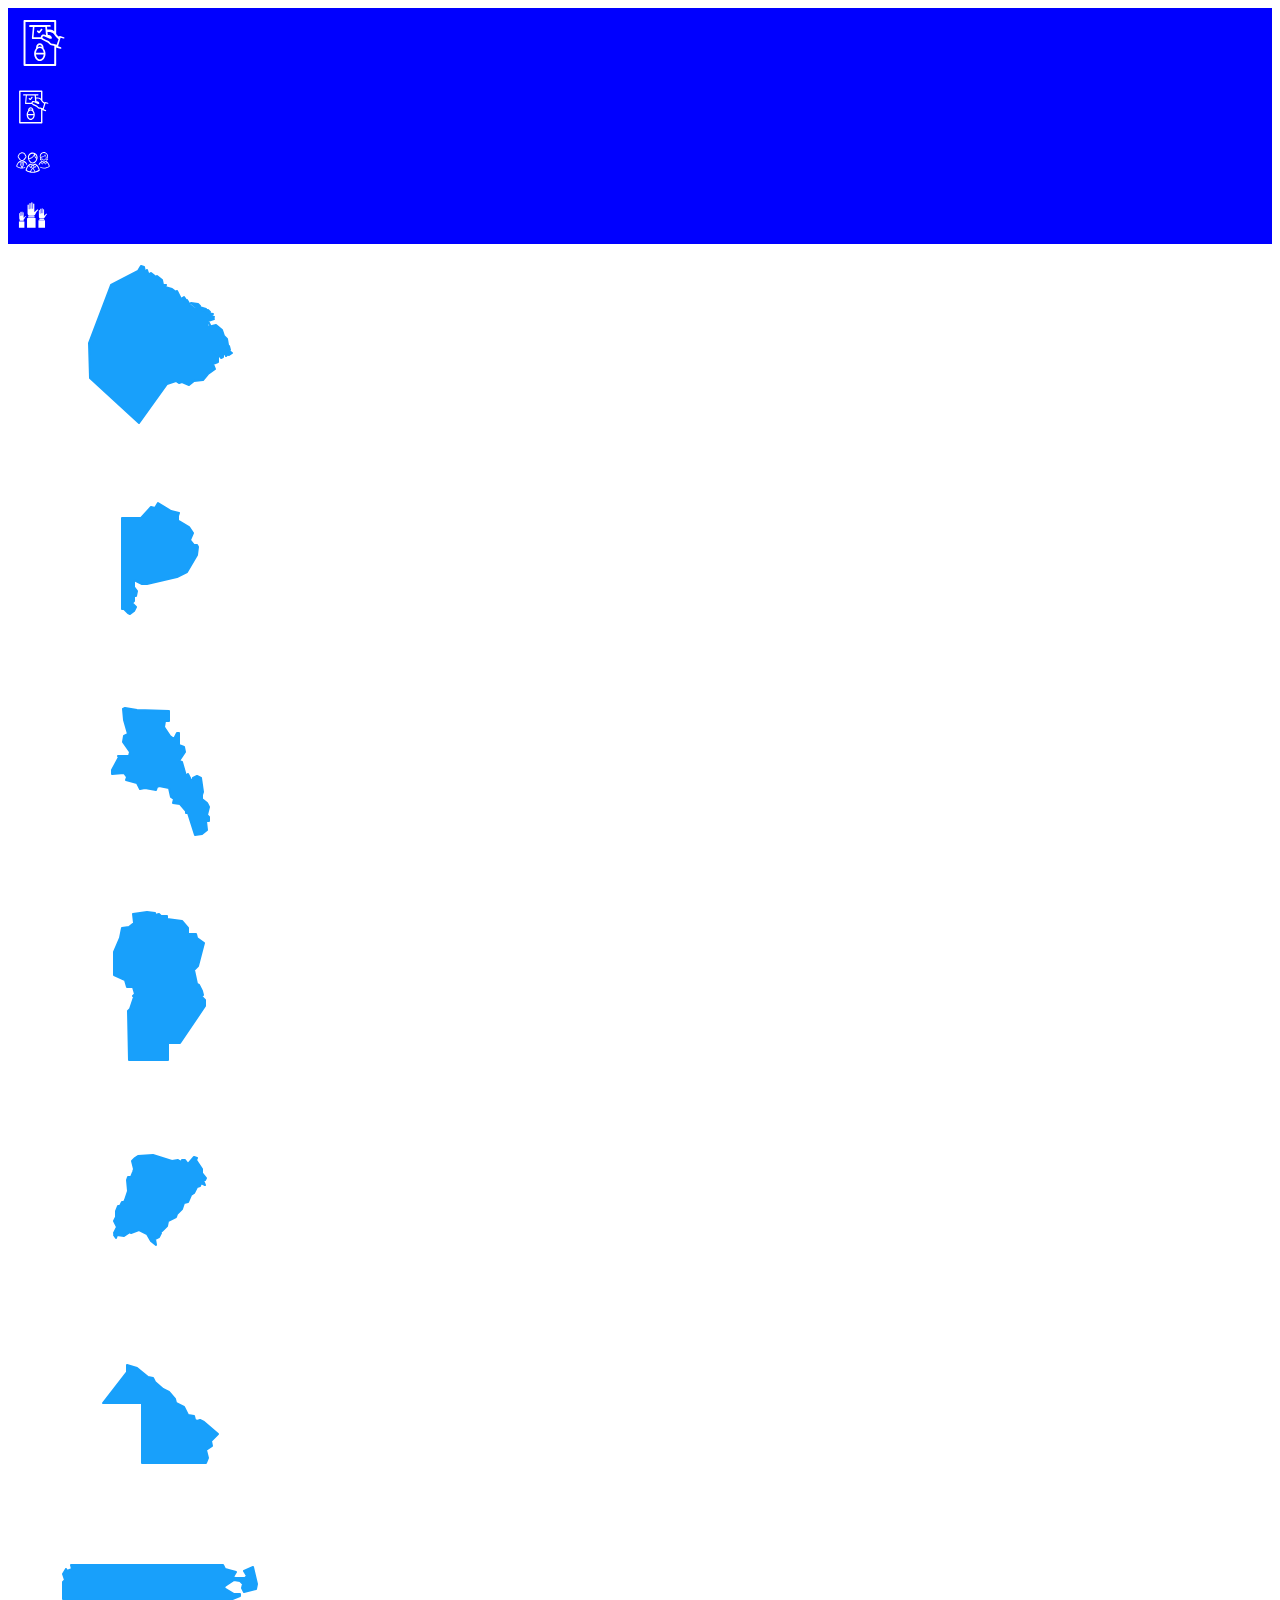
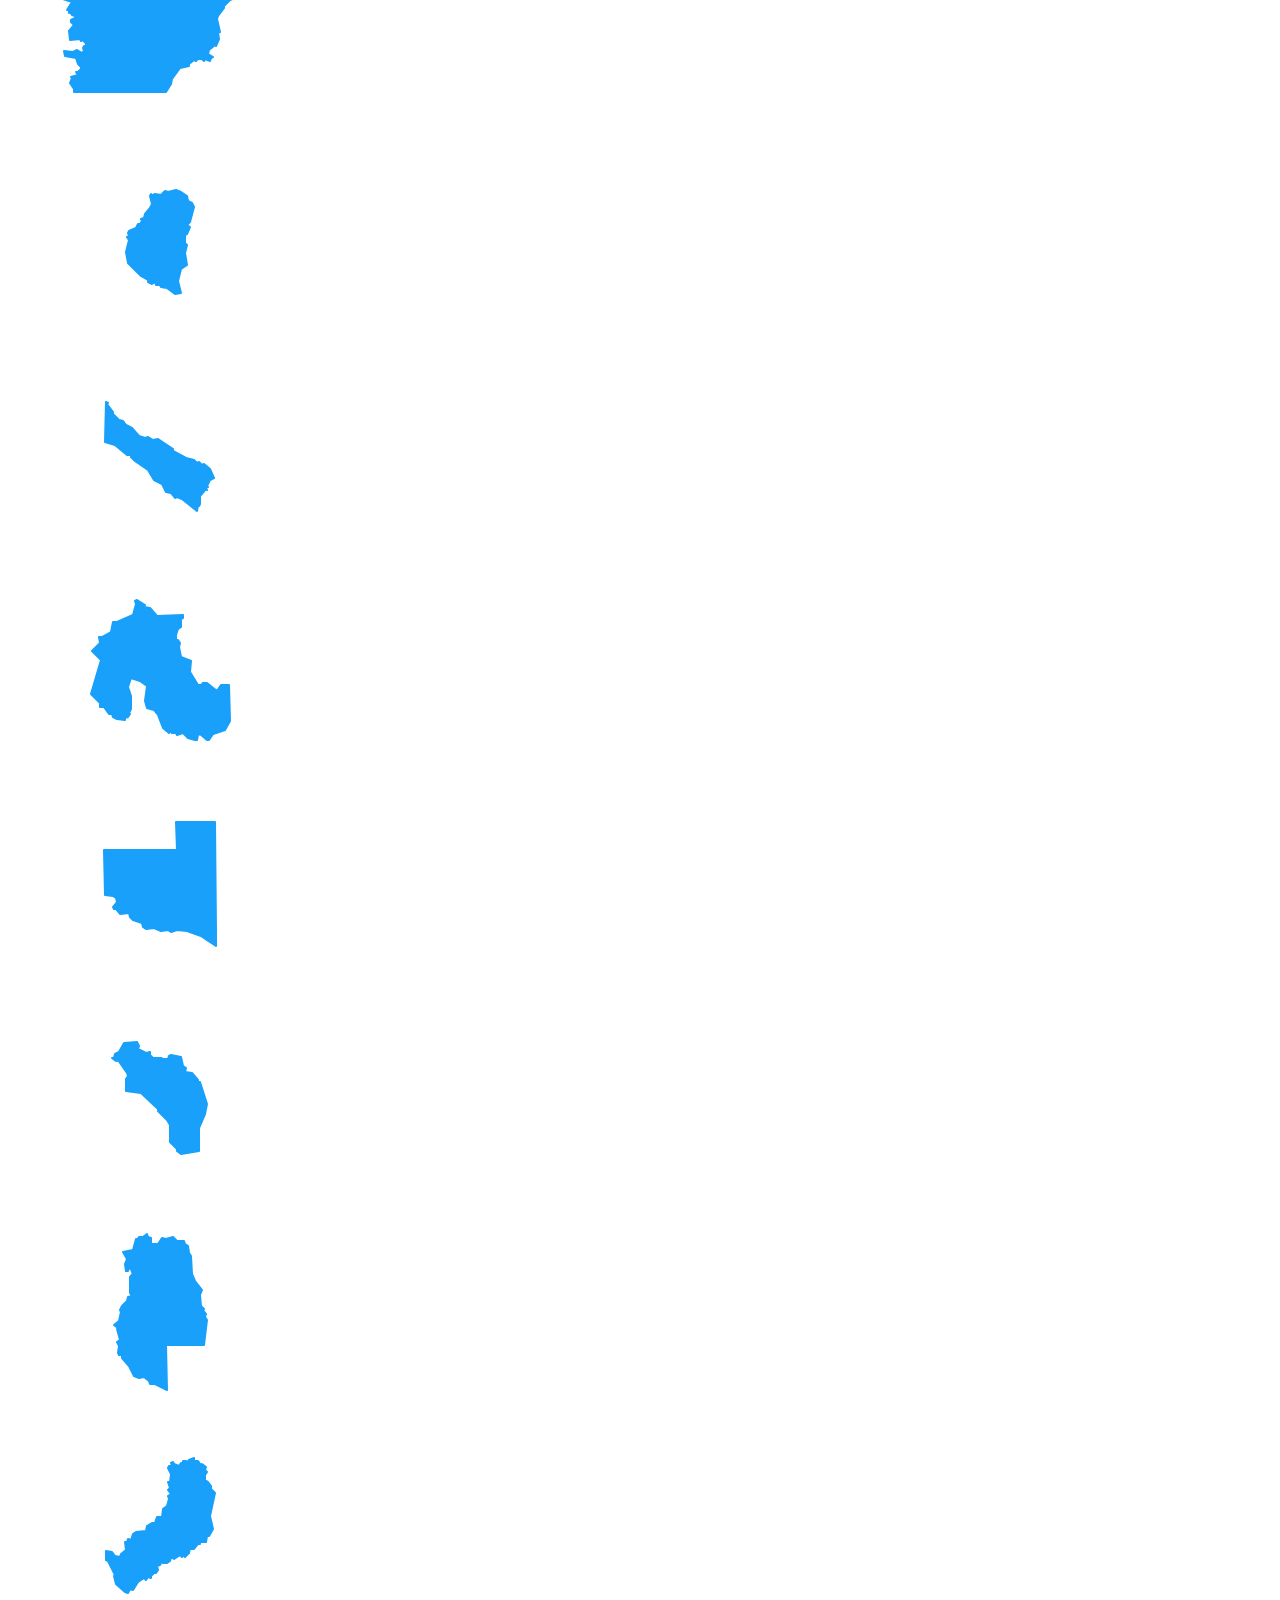
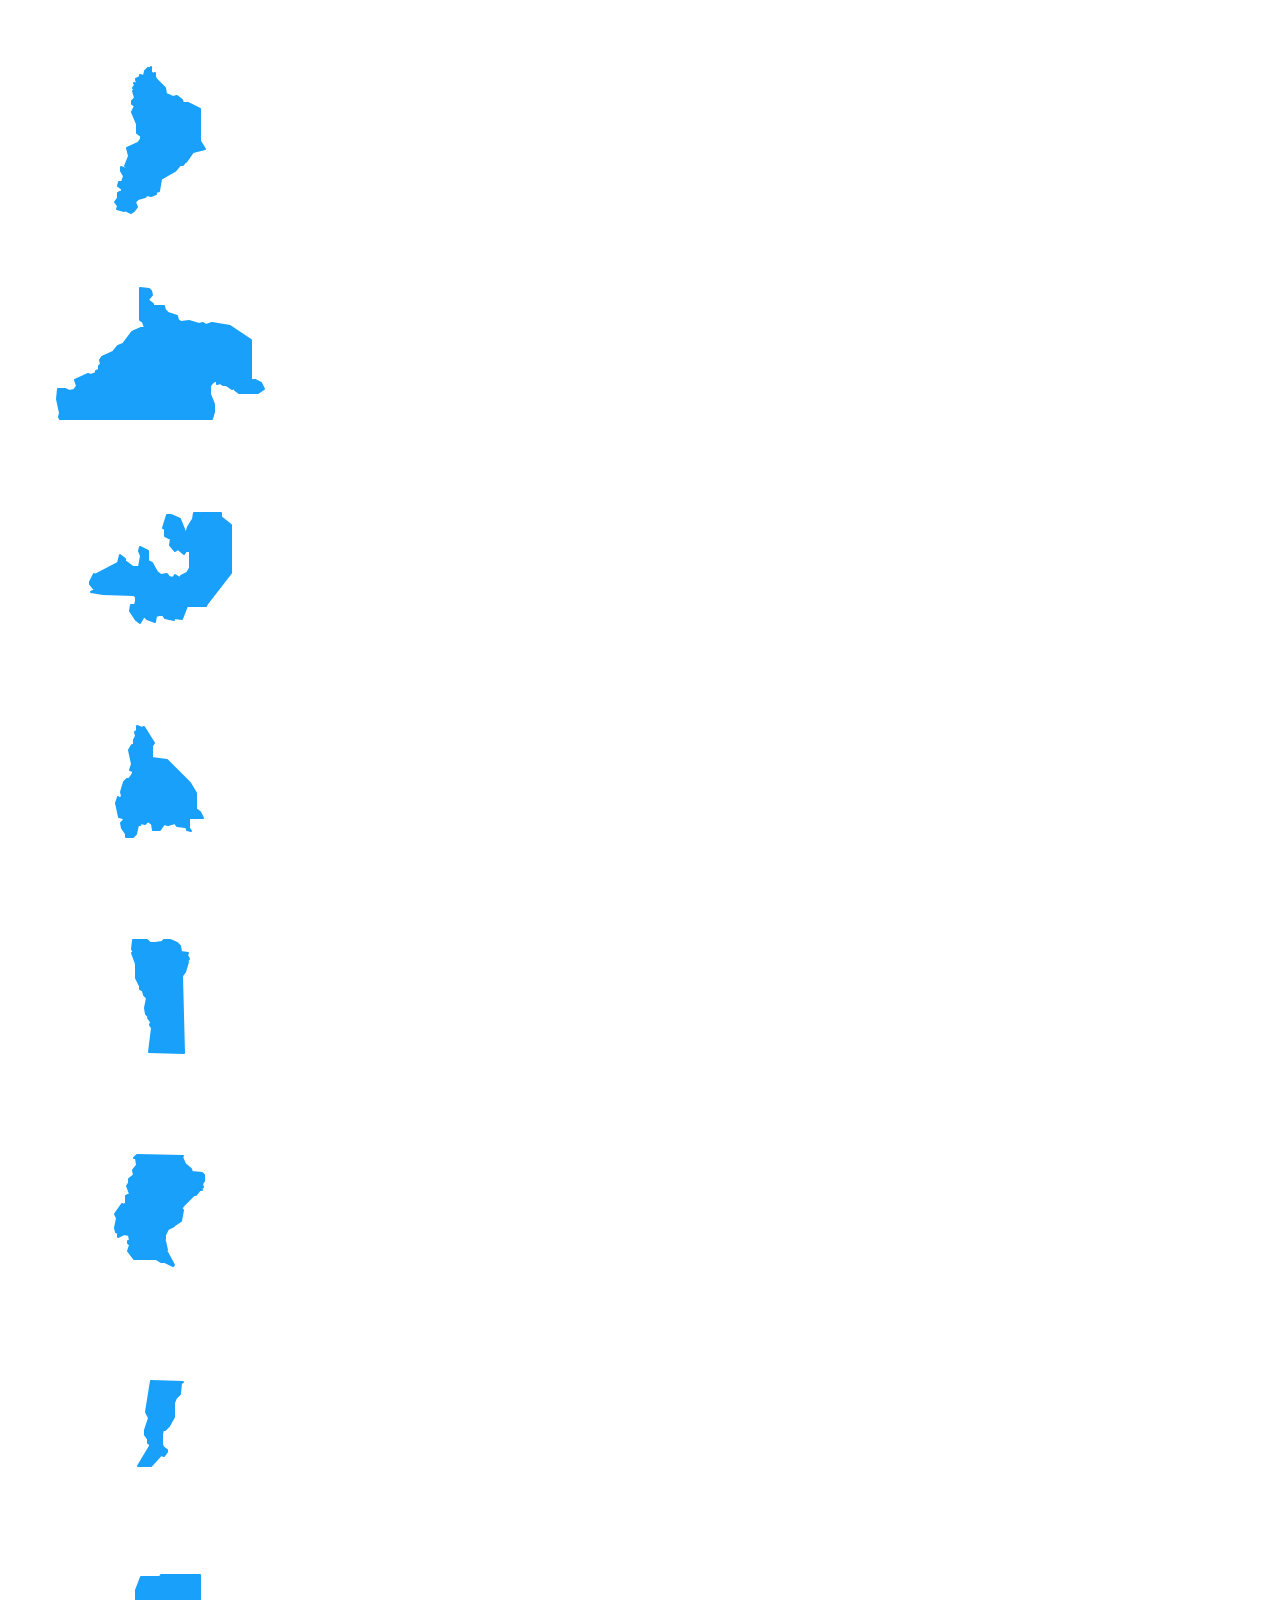
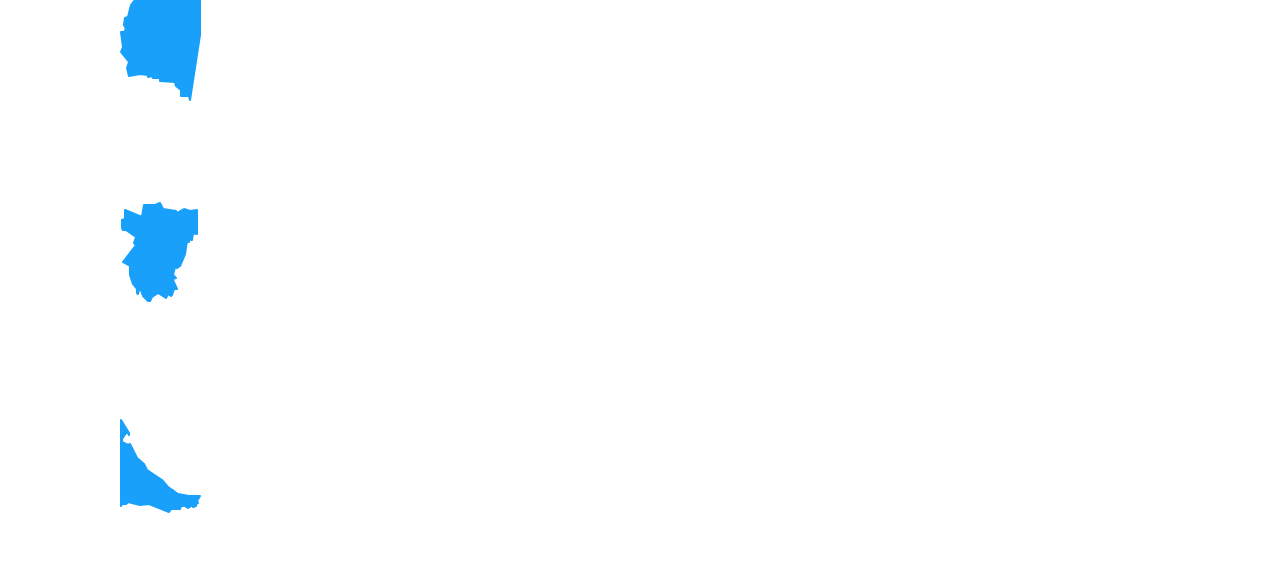
<file: iconosSVG.html>
<!DOCTYPE html>
<html lang="en">

<head>
    <meta charset="UTF-8">
    <meta name="viewport" content="width=device-width, initial-scale=1.0">
    <title>Document</title>
</head>

<body>
    <!--URNA-->
    <div style="background-color: blue;">
        <svg version="1.1" id="Capa_1" xmlns="http://www.w3.org/2000/svg" xmlns:xlink="http://www.w3.org/1999/xlink"
            x="0px" y="0px" width="841.889px" height="595.281px" viewBox="0 0 841.889 595.281"
            enable-background="new 0 0 841.889 595.281" xml:space="preserve" class="v-icon__component theme--light"
            style="font-size: 70px; height: 70px; width: 70px;">
            <g>
                <path fill="#FFFFFF"
                    d="M671.434,227.503l-43.614-14.145c-2.358-1.179-4.716-1.179-8.252,1.179 c-2.357,1.179-4.715,3.536-4.715,5.894l-1.179,3.536c-9.431-8.251-22.396-20.039-34.185-35.363V31.827 c0-7.072-5.894-11.788-11.788-11.788H198.746c-7.073,0-11.788,5.895-11.788,11.788v530.448c0,7.072,4.715,11.787,11.788,11.787 h368.955c7.073,0,11.788-4.715,11.788-11.787V348.917c1.179,2.357,3.536,3.536,4.715,4.716l44.794,14.145c1.179,0,2.357,0,3.536,0 c4.715,0,8.251-2.357,9.43-7.072s-1.179-10.609-5.894-12.967l0,0l-34.185-11.787l30.648-102.554l34.185,10.608l0,0 c4.715,1.179,10.608-1.179,12.966-7.072C679.685,234.576,676.149,228.682,671.434,227.503z M555.914,550.487H210.533V43.615 h345.381v113.162c-29.47-25.934-77.799-21.218-83.693-20.039l-3.536-34.185h35.363c5.894,0,10.609-4.715,10.609-10.609 c0-5.894-4.716-10.608-10.609-10.608H262.4c-4.715,2.357-9.43,7.072-9.43,12.966c0,5.895,4.715,10.609,10.608,10.609h35.363 l-11.787,132.022c0,2.357,1.179,5.894,2.357,8.251c2.357,2.358,4.715,3.537,7.072,3.537h103.731 c5.895,9.43,15.324,12.966,16.503,14.145c0,0,29.47,15.324,51.866,24.755c12.967,5.894,15.324,9.43,20.039,14.145 c2.357,3.537,5.894,7.073,10.609,10.609c14.146,12.967,34.185,14.146,40.078,15.324l17.682,4.715L555.914,550.487z M456.897,203.927l-8.251-3.536c-1.179-1.179-17.682-8.251-31.827-3.536c-8.251,2.357-14.145,8.251-18.86,17.682 c-2.357,4.715-3.536,8.251-3.536,12.967h-87.229l10.608-122.593h130.844L456.897,203.927z M585.383,319.448l-42.436-11.788 c-1.179,0-2.357,0-3.536,0c0,0-17.682,0-28.291-9.431c-3.536-3.536-5.894-7.072-8.251-9.43 c-5.894-7.073-11.788-12.967-27.112-20.039c-22.396-9.431-50.687-24.755-51.865-24.755c0,0-7.073-3.536-9.431-9.43 c-1.179-3.536-1.179-7.072,1.179-10.609c2.357-4.715,4.716-5.894,7.073-7.072c5.894-2.357,14.145,1.179,17.682,2.357l62.475,25.933 c4.715,1.18,15.324,4.716,22.396-2.357c4.715-4.715,3.536-11.787-2.357-21.218c-10.609-16.503-29.469-20.039-37.721-20.039 c-1.179,0-2.357,0-2.357,0c-1.179,0-2.357,0-3.536,0l0,0l-4.716-36.542l-1.179-8.251c0,0,0,0,1.179,09c0,0,56.581-8.252,76.621,24.754c15.323,25.933,38.899,50.688,56.58,62.475L585.383,319.448z">
                </path>
                <path fill="#FFFFFF"
                    d="M368.49,179.174c2.357,1.179,3.536,2.357,5.894,2.357l0,0l0,0c3.536,0,5.895-1.179,8.252-3.536 l29.469-35.363c3.536-4.715,2.357-10.609-1.179-14.146c-2.357-1.179-4.715-2.357-7.072-2.357c-2.358,0-4.716,1.179-7.073,3.536 l-12.966,15.324l-9.431,11.788l-5.894-4.716l-4.715-3.536c-4.716-3.536-10.609-2.357-14.146,2.357 c-3.536,4.716-2.357,10.609,2.357,14.146L368.49,179.174z">
                </path>
                <path fill="#FFFFFF"
                    d="M427.428,359.526c0-2.357,0-3.536,0-5.894c0,0,0,0,0-1.18l0,0l0,0c0-28.29-20.039-50.688-44.793-50.688 c-24.755,0-44.794,22.397-44.794,50.688l0,0l0,0c0,2.358,0,4.716,0,7.073c-14.145,16.503-23.575,40.078-23.575,67.189l0,0l0,0 c0,48.33,30.648,88.408,68.369,88.408c37.72,0,68.368-40.078,68.368-88.408l0,0l0,0 C451.003,399.604,441.573,376.029,427.428,359.526z M382.635,495.085c-23.576,0-43.615-25.933-47.151-57.76h94.302 C427.428,469.152,407.389,495.085,382.635,495.085z M406.21,344.202c-7.073-3.536-15.324-5.894-23.575-5.894 c-8.252,0-16.503,2.357-23.576,5.894c3.537-12.967,12.967-21.218,23.576-21.218C394.422,321.805,403.853,331.235,406.21,344.202z M382.635,358.347c23.575,0,43.614,24.754,47.15,57.76h-94.302C339.02,383.101,359.059,358.347,382.635,358.347z">
                </path>
            </g>
        </svg>

    </div>

    <!--Recuadros-->
    <div style="background-color: blue;">
        <svg version="1.1" id="Capa_1" xmlns="http://www.w3.org/2000/svg" xmlns:xlink="http://www.w3.org/1999/xlink"
            x="0px" y="0px" width="841.889px" height="595.281px" viewBox="0 0 841.889 595.281"
            enable-background="new 0 0 841.889 595.281" xml:space="preserve" class="v-icon__component theme--light"
            style="font-size: 50px; height: 50px; width: 50px;">
            <g>
                <path fill="#FFFFFF"
                    d="M671.434,227.503l-43.614-14.145c-2.358-1.179-4.716-1.179-8.252,1.179
                                                        c-2.357,1.179-4.715,3.536-4.715,5.894l-1.179,3.536c-9.431-8.251-22.396-20.039-34.185-35.363V31.827
                                                        c0-7.072-5.894-11.788-11.788-11.788H198.746c-7.073,0-11.788,5.895-11.788,11.788v530.448c0,7.072,4.715,11.787,11.788,11.787
                                                        h368.955c7.073,0,11.788-4.715,11.788-11.787V348.917c1.179,2.357,3.536,3.536,4.715,4.716l44.794,14.145c1.179,0,2.357,0,3.536,0
                                                        c4.715,0,8.251-2.357,9.43-7.072s-1.179-10.609-5.894-12.967l0,0l-34.185-11.787l30.648-102.554l34.185,10.608l0,0
                                                        c4.715,1.179,10.608-1.179,12.966-7.072C679.685,234.576,676.149,228.682,671.434,227.503z M555.914,550.487H210.533V43.615
                                                        h345.381v113.162c-29.47-25.934-77.799-21.218-83.693-20.039l-3.536-34.185h35.363c5.894,0,10.609-4.715,10.609-10.609
                                                        c0-5.894-4.716-10.608-10.609-10.608H262.4c-4.715,2.357-9.43,7.072-9.43,12.966c0,5.895,4.715,10.609,10.608,10.609h35.363
                                                        l-11.787,132.022c0,2.357,1.179,5.894,2.357,8.251c2.357,2.358,4.715,3.537,7.072,3.537h103.731
                                                        c5.895,9.43,15.324,12.966,16.503,14.145c0,0,29.47,15.324,51.866,24.755c12.967,5.894,15.324,9.43,20.039,14.145
                                                        c2.357,3.537,5.894,7.073,10.609,10.609c14.146,12.967,34.185,14.146,40.078,15.324l17.682,4.715L555.914,550.487z
                                                        M456.897,203.927l-8.251-3.536c-1.179-1.179-17.682-8.251-31.827-3.536c-8.251,2.357-14.145,8.251-18.86,17.682
                                                        c-2.357,4.715-3.536,8.251-3.536,12.967h-87.229l10.608-122.593h130.844L456.897,203.927z M585.383,319.448l-42.436-11.788
                                                        c-1.179,0-2.357,0-3.536,0c0,0-17.682,0-28.291-9.431c-3.536-3.536-5.894-7.072-8.251-9.43
                                                        c-5.894-7.073-11.788-12.967-27.112-20.039c-22.396-9.431-50.687-24.755-51.865-24.755c0,0-7.073-3.536-9.431-9.43
                                                        c-1.179-3.536-1.179-7.072,1.179-10.609c2.357-4.715,4.716-5.894,7.073-7.072c5.894-2.357,14.145,1.179,17.682,2.357l62.475,25.933
                                                        c4.715,1.18,15.324,4.716,22.396-2.357c4.715-4.715,3.536-11.787-2.357-21.218c-10.609-16.503-29.469-20.039-37.721-20.039
                                                        c-1.179,0-2.357,0-2.357,0c-1.179,0-2.357,0-3.536,0l0,0l-4.716-36.542l-1.179-8.251c0,0,0,0,1.179,0
                                                        c0,0,56.581-8.252,76.621,24.754c15.323,25.933,38.899,50.688,56.58,62.475L585.383,319.448z">
                </path>
                <path fill="#FFFFFF" d="M368.49,179.174c2.357,1.179,3.536,2.357,5.894,2.357l0,0l0,0c3.536,0,5.895-1.179,8.252-3.536
                                                        l29.469-35.363c3.536-4.715,2.357-10.609-1.179-14.146c-2.357-1.179-4.715-2.357-7.072-2.357c-2.358,0-4.716,1.179-7.073,3.536
                                                        l-12.966,15.324l-9.431,11.788l-5.894-4.716l-4.715-3.536c-4.716-3.536-10.609-2.357-14.146,2.357
                                                        c-3.536,4.716-2.357,10.609,2.357,14.146L368.49,179.174z">
                </path>
                <path fill="#FFFFFF"
                    d="M427.428,359.526c0-2.357,0-3.536,0-5.894c0,0,0,0,0-1.18l0,0l0,0c0-28.29-20.039-50.688-44.793-50.688
                                                        c-24.755,0-44.794,22.397-44.794,50.688l0,0l0,0c0,2.358,0,4.716,0,7.073c-14.145,16.503-23.575,40.078-23.575,67.189l0,0l0,0
                                                        c0,48.33,30.648,88.408,68.369,88.408c37.72,0,68.368-40.078,68.368-88.408l0,0l0,0
                                                        C451.003,399.604,441.573,376.029,427.428,359.526z M382.635,495.085c-23.576,0-43.615-25.933-47.151-57.76h94.302
                                                        C427.428,469.152,407.389,495.085,382.635,495.085z M406.21,344.202c-7.073-3.536-15.324-5.894-23.575-5.894
                                                        c-8.252,0-16.503,2.357-23.576,5.894c3.537-12.967,12.967-21.218,23.576-21.218C394.422,321.805,403.853,331.235,406.21,344.202z
                                                        M382.635,358.347c23.575,0,43.614,24.754,47.15,57.76h-94.302C339.02,383.101,359.059,358.347,382.635,358.347z">
                </path>
            </g>
        </svg>
    </div>
    <div style="background-color: blue;">
        <svg version="1.1" id="Layer_1" xmlns="http://www.w3.org/2000/svg" xmlns:xlink="http://www.w3.org/1999/xlink"
            x="0px" y="0px" width="841.889px" height="595.281px" viewBox="0 0 841.889 595.281"
            enable-background="new 0 0 841.889 595.281" xml:space="preserve" class="v-icon__component theme--light"
            style="font-size: 50px; height: 50px; width: 50px;">
            <title>comunidad</title>
            <path fill="#FFFFFF"
                d="M462.824,342.115h-0.59c-3.125-1.252-6.67-0.854-9.438,1.062c-10.771,7.341-23.424,11.436-36.453,11.797
                                                        c-13.2-0.436-26.022-4.519-37.043-11.797c-2.89-1.642-6.43-1.642-9.319,0c-54.148,26.779-76.682,98.859-71.845,112.897
                                                        c0.632,1.725,1.735,3.237,3.186,4.365c34.136,22.816,73.983,35.608,115.021,36.925c41.28-0.521,81.446-13.472,115.257-37.161
                                                        c1.454-1.173,2.557-2.724,3.186-4.482C539.387,440.739,516.973,368.659,462.824,342.115z M458.813,359.693
                                                        c5.067,2.88,9.848,6.237,14.275,10.027l-21.707,27.016l-21.353-26.426c10.135-1.979,19.866-5.647,28.784-10.854V359.693z
                                                        M434.039,395.084l-17.342,20.999c0,0,0,0.59,0,0.826c0,0.235,0,0,0-0.826l-17.224-20.999l17.578-21.471L434.039,395.084z
                                                        M373.992,359.693c8.952,5.199,18.728,8.83,28.902,10.735l-21.588,26.308l-22.061-27.252c4.616-3.762,9.55-7.117,14.746-10.027
                                                        V359.693z M315.007,447.464c5.307-26.169,17.715-50.372,35.863-69.957l25.6,32.088c1.272,1.329,3,2.13,4.837,2.241
                                                        c1.824-0.022,3.548-0.841,4.719-2.241l4.837-5.898l12.977,15.69l-31.853,52.497c-20.349-4.863-39.705-13.204-57.216-24.656
                                                        L315.007,447.464z M416.579,478.725c-10.703-0.196-21.366-1.381-31.852-3.539l31.852-52.143l32.088,52.496
                                                        c-10.662,1.965-21.481,2.952-32.323,2.95L416.579,478.725z M461.29,472.709l-32.441-52.851l12.977-15.69l4.955,5.898
                                                        c1.138,1.441,2.883,2.27,4.719,2.242l0,0c1.824-0.023,3.548-0.842,4.719-2.242l25.718-32.56
                                                        c18.07,19.442,30.544,43.411,36.099,69.367c-17.312,11.868-36.609,20.539-56.979,25.6L461.29,472.709z">
            </path>
            <path fill="#FFFFFF" d="M416.462,340.935c45.3,0,81.753-54.856,81.753-100.157c1.717-45.184-33.521-83.204-78.705-84.92
                                                        s-83.204,33.521-84.92,78.706c-0.078,2.07-0.078,4.144,0,6.214C334.59,286.079,371.043,340.935,416.462,340.935z M480.756,240.778
                                                        c0,1.298,0,2.596,0,3.894c-18.168-6.606-25.364-40.229-27.842-56.98C470.381,199.714,480.797,219.574,480.756,240.778z
                                                        M352.05,240.778c0.387-35.316,29.094-63.76,64.412-63.822c7.58,0.036,15.093,1.435,22.178,4.129
                                                        c-5.771,25.088-21.943,46.535-44.475,58.985c-12.627,7.394-27.523,9.911-41.88,7.079C352.168,244.553,352.05,242.666,352.05,240.778
                                                        z M362.549,260.244c13.056-0.269,25.851-3.71,37.278-10.028c19.154-10.271,34.437-26.506,43.531-46.244
                                                        c4.719,20.645,14.864,47.188,35.392,53.087c-6.96,32.56-33.268,66.418-62.406,66.418s-54.03-32.089-61.816-63.94
                                                        C357.182,259.952,359.863,260.188,362.549,260.244z"></path>
            <path fill="#FFFFFF"
                d="M542.454,249.036l0.944,3.186c0.522,1.727,0.839,3.508,0.943,5.309l0,0c-0.551,1.18-1.966,3.657-4.247,7.433
                                                        l-1.062,1.77c-1.563,2.695-1.181,6.096,0.943,8.376c6.438,6.525,14.637,11.034,23.595,12.977c0.584,0.114,1.185,0.114,1.77,0
                                                        c3.892,0.367,7.345-2.489,7.713-6.381c0.352-3.722-2.251-7.075-5.943-7.658c-4.577-1.021-8.934-2.859-12.859-5.427
                                                        c1.602-2.582,2.87-5.356,3.775-8.258c0.116-1.177,0.116-2.362,0-3.539c-0.062-3.077-0.537-6.133-1.416-9.083l-0.943-3.422
                                                        c0-1.298-0.826-2.595-1.18-3.893v-1.18c-3.318-7.425-5.047-15.462-5.073-23.595c0.729-30.418,25.977-54.486,56.395-53.759
                                                        s54.486,25.977,53.759,56.395c-0.187,7.795-2.025,15.461-5.395,22.492l-2.124,7.433c-0.941,3.021-1.457,6.157-1.533,9.319
                                                        c-0.116,1.177-0.116,2.362,0,3.539c-0.056,0.352-0.056,0.71,0,1.062c0.976,2.515,2.201,4.926,3.657,7.196
                                                        c-2.936,1.979-6.159,3.49-9.556,4.483c-3.891,0.815-6.383,4.629-5.567,8.52c0.815,3.89,4.63,6.382,8.52,5.566
                                                        c0.443-0.093,0.877-0.228,1.294-0.401c7.512-2.082,14.32-6.159,19.701-11.797c2.093-2.286,2.518-5.642,1.062-8.376l-1.062-1.77
                                                        c-0.943-1.534-3.421-5.663-4.246-7.314v-0.59c0.017-1.81,0.336-3.604,0.943-5.309c0.59-2.478,1.298-4.837,1.77-6.371
                                                        c15.945-34.834,0.633-75.999-34.201-91.944s-75.999-0.633-91.944,34.201c-8.279,18.087-8.396,38.857-0.319,57.036L542.454,249.036z">
            </path>
            <path fill="#FFFFFF" d="M642.375,297.64c-2.532-1.03-5.412-0.72-7.668,0.825c-8.872,5.963-19.276,9.24-29.965,9.438
                                                        c-10.801-0.386-21.289-3.732-30.318-9.674c-2.138-1.544-4.956-1.771-7.313-0.59l0,0c-23.636,13.269-41.938,34.323-51.789,59.575
                                                        c3.657,4.247,7.078,8.612,10.263,12.977c5.804-16.099,14.791-30.863,26.426-43.413l24.42,27.134
                                                        c0.923,1.054,2.257,1.656,3.657,1.651l0,0c1.508-0.124,2.886-0.899,3.775-2.124l20.526-29.729l20.881,30.201
                                                        c0.928,1.18,2.285,1.943,3.775,2.123l0,0c1.43-0.02,2.79-0.615,3.774-1.651l24.893-27.134c15.105,16.03,25.513,35.905,30.082,57.452
                                                        c-24.783,16.33-53.728,25.214-83.405,25.6c-22.516-0.792-44.649-6.045-65.12-15.454c3.217,5.863,6.131,11.888,8.73,18.05
                                                        c18.353,6.987,37.713,10.971,57.334,11.797c33.779-0.463,66.647-11.022,94.376-30.318c1.199-0.993,2.098-2.301,2.596-3.775
                                                        C705.608,378.923,687.204,319.819,642.375,297.64z M579.615,342.705l-20.881-22.65c3.726-2.86,7.67-5.425,11.797-7.668
                                                        c7.562,4.349,15.827,7.343,24.42,8.848L579.615,342.705z M629.989,342.705l-14.864-21.353c8.595-1.564,16.855-4.598,24.42-8.966
                                                        c4.164,2.182,8.113,4.749,11.797,7.668L629.989,342.705z"></path>
            <path fill="#FFFFFF"
                d="M628.337,190.877c-1.385-2.284-4.359-3.014-6.644-1.628c-1.115,0.676-1.91,1.773-2.204,3.044
                                                        c-6.253,27.959-24.774,29.492-39.639,30.79c-8.729,0.708-18.639,1.651-18.639,11.207c0,24.185,19.465,53.323,43.53,53.323
                                                        c24.066,0,43.649-29.139,43.649-53.323C643.531,219.045,636.794,204.462,628.337,190.877z M604.743,278.057
                                                        c-17.932,0-33.976-24.42-34.094-43.649c3.214-1.169,6.607-1.768,10.027-1.77c13.213-1.18,34.447-2.949,44.711-27.251
                                                        c5.456,9.175,9.925,18.903,13.331,29.021C638.719,253.637,622.792,278.057,604.743,278.057z">
            </path>
            <path fill="#FFFFFF" d="M313.709,362.996c3.304-4.011,6.843-7.903,10.5-11.797c-10.078-22.699-27.316-41.47-49.076-53.44l0,0
                                                        c-2.572-1.03-5.487-0.721-7.786,0.825c-8.815,5.99-19.19,9.271-29.847,9.438c-10.771-0.347-21.232-3.697-30.2-9.674
                                                        c-2.422-1.345-5.365-1.345-7.786,0c-44.476,22.061-62.879,81.046-58.985,92.606c0.544,1.449,1.483,2.717,2.713,3.657
                                                        c28.015,18.697,60.712,29.161,94.377,30.201c16.017-0.268,31.911-2.851,47.188-7.669c1.908-5.903,4.153-11.693,6.724-17.341
                                                        c-14.479,5.61-29.701,9.067-45.183,10.263l25.01-51.553c1.152-2.354,0.273-5.196-2.005-6.488l-10.146-5.898l21.234-27.605
                                                        C295.008,330.396,306.432,345.669,313.709,362.996z M153.741,384.349c5.684-25.848,19.895-49.032,40.346-65.828l21.234,27.487
                                                        l-10.146,5.898c-2.234,1.332-3.06,4.165-1.887,6.488l24.892,51.554C201.697,407.4,176.191,398.629,153.741,384.349z
                                                        M232.192,396.146l-18.285-37.751l10.971-6.488c1.257-0.7,2.157-1.9,2.478-3.304c0.226-1.408-0.114-2.85-0.943-4.011l-24.303-32.088
                                                        l0,0c9.059,5.185,19.108,8.401,29.493,9.438c0.472,22.65,0.708,55.564,0.59,73.731V396.146z M247.764,344.593
                                                        c-1.677,2.163-1.283,5.275,0.879,6.952c0.171,0.132,0.35,0.253,0.536,0.362l10.972,6.488l-17.932,38.341c0-12.505,0-35.392,0-74.204
                                                        c10.56-1.072,20.771-4.369,29.965-9.673l0,0L247.764,344.593z">
            </path>
            <path fill="#FFFFFF"
                d="M180.521,255.171c5.19,10.382,23.594,41.525,56.743,41.525c33.15,0,51.554-31.144,56.744-41.525
                                                        c7.55-3.822,12.906-10.921,14.511-19.229c4.03-10.152,3.024-21.612-2.714-30.908c-1.321-1.697-2.869-3.205-4.601-4.482
                                                        c-9.042-35.281-44.972-56.552-80.253-47.51c-23.321,5.977-41.532,24.188-47.509,47.51c-1.962,1.255-3.68,2.854-5.073,4.719
                                                        c-5.66,9.234-6.664,20.588-2.713,30.672C167.249,244.36,172.775,251.508,180.521,255.171z M180.521,214.235
                                                        c1.003-1.31,2.491-2.16,4.129-2.359l0,0c0.77,0.139,1.506-0.372,1.645-1.142c0.003-0.013,0.005-0.025,0.007-0.038
                                                        c3.3-27.756,28.475-47.581,56.23-44.281c23.217,2.76,41.521,21.064,44.28,44.281c0.178,0.805,0.959,1.325,1.77,1.18
                                                        c1.693,0.124,3.247,0.987,4.247,2.359c1.651,2.241,3.067,7.078,0,17.342c-1.415,4.954-4.247,10.735-8.848,9.438
                                                        c-0.716-0.241-1.494,0.122-1.77,0.825c-7.668,19.584-24.892,39.284-45.772,39.284s-38.223-19.818-45.891-39.52
                                                        c-0.238-0.571-0.797-0.944-1.416-0.944l0,0c-4.601,1.534-7.55-4.364-8.966-9.319c-2.595-10.027-1.18-14.864,0.473-17.105H180.521z">
            </path>
        </svg>
    </div>
    <div style="background-color: blue;">
        <svg version="1.1" id="Layer_1" xmlns="http://www.w3.org/2000/svg" xmlns:xlink="http://www.w3.org/1999/xlink"
            x="0px" y="0px" width="841.889px" height="595.281px" viewBox="0 0 841.889 595.281"
            enable-background="new 0 0 841.889 595.281" xml:space="preserve" class="v-icon__component theme--light"
            style="font-size: 50px; height: 50px; width: 50px;">
            <title>participacion</title>
            <path fill="#FFFFFF"
                d="M508.832,212.347c-2.05-2.229-4.488-4.068-7.195-5.427c-2.793-1.033-5.824-1.238-8.73-0.59
                c-1.705,0.26-3.37,0.735-4.955,1.416c-10.957,5.935-20.277,14.485-27.133,24.892c-4.26,6.344-10.35,11.24-17.46,14.038V116.909
                c1.236-5.799-2.462-11.501-8.261-12.737s-11.502,2.462-12.737,8.261c-0.315,1.476-0.315,3.001,0,4.477v70.782
                c0,2.802-2.271,5.073-5.073,5.073s-5.072-2.271-5.072-5.073V97.326c0.751-6.472-3.886-12.327-10.357-13.079
                c-0.048-0.006-0.095-0.011-0.143-0.016c-6.479,0.673-11.188,6.473-10.515,12.953c0.005,0.047,0.011,0.095,0.016,0.142v90.247
                c0,2.802-2.271,5.073-5.072,5.073c-2.802,0-5.073-2.271-5.073-5.073v-80.81c0.771-6.364-3.682-12.18-10.027-13.095
                c-6.48,0.673-11.188,6.473-10.515,12.953c0.005,0.047,0.01,0.095,0.016,0.142v90.365c0,2.802-2.271,5.073-5.073,5.073
                s-5.072-2.271-5.072-5.073v-61.816c0.751-6.472-3.886-12.327-10.357-13.079c-0.048-0.005-0.095-0.011-0.143-0.016
                c-6.48,0.674-11.188,6.473-10.515,12.953c0.005,0.047,0.01,0.095,0.016,0.142v128.234c-1.572,18.48,6.725,36.419,21.824,47.188
                h81.636c11.325-6.8,20.806-16.28,27.605-27.605c2.595-4.837,4.837-9.319,7.078-13.566c6.687-16.377,16.459-31.315,28.785-44.003
                c3.446-2.846,7.115-5.409,10.971-7.668c1.093-0.64,1.863-1.711,2.123-2.949C509.631,214.033,509.414,213.078,508.832,212.347z">
            </path>
            <path fill="#FFFFFF" d="M328.573,348.25h127.645c4.495,0,8.14,3.645,8.14,8.14l0,0v154.66l0,0H320.552l0,0V356.272
                C320.615,351.868,324.17,348.313,328.573,348.25z"></path>
            <rect x="339.073" y="317.695" fill="#FFFFFF" width="108.061" height="22.533"></rect>
            <path fill="#FFFFFF" d="M657.24,282.422c-1.578-1.706-3.458-3.105-5.544-4.129c-2.162-0.592-4.444-0.592-6.606,0
                c-1.346,0.213-2.655,0.61-3.894,1.18c-8.328,4.552-15.416,11.073-20.645,18.993c-3.306,4.799-7.938,8.529-13.331,10.736v-99.804
                c1.083-4.431-1.632-8.899-6.062-9.982c-4.431-1.082-8.899,1.632-9.982,6.062c-0.314,1.288-0.314,2.632,0,3.92V263.9
                c0.207,2.307-1.473,4.354-3.774,4.602c-2.343-0.122-4.143-2.12-4.021-4.462c0.002-0.047,0.005-0.093,0.009-0.14v-69.484
                c1.083-4.431-1.632-8.899-6.062-9.981c-4.431-1.083-8.899,1.631-9.982,6.062c-0.314,1.288-0.314,2.632,0,3.92v69.013
                c0.373,2.117-1.041,4.137-3.159,4.51c-2.117,0.372-4.136-1.042-4.509-3.159c-0.078-0.447-0.078-0.904,0-1.351v-61.816
                c0.939-4.463-1.918-8.843-6.381-9.781c-4.463-0.939-8.842,1.917-9.781,6.381c-0.235,1.121-0.235,2.279,0,3.4v69.721
                c0.737,2.02-0.303,4.255-2.322,4.992c-2.02,0.736-4.254-0.303-4.991-2.322c-0.315-0.862-0.315-1.808,0-2.67v-47.188
                c0.938-4.463-1.918-8.842-6.381-9.781s-8.843,1.918-9.781,6.381c-0.236,1.121-0.236,2.279,0,3.4v98.152
                c-1.186,13.88,4.937,27.377,16.162,35.627h62.524c8.877-5.241,16.299-12.623,21.588-21.471l5.309-10.382
                c5.146-12.51,12.633-23.922,22.061-33.622c2.67-2.135,5.467-4.104,8.376-5.898c0.834-0.489,1.431-1.3,1.652-2.241
                C657.869,283.641,657.694,282.938,657.24,282.422z"></path>
            <path fill="#FFFFFF" d="M519.332,386.472h97.68c3.453,0,6.252,2.799,6.252,6.252v117.971l0,0H512.608l0,0V392.724
                c-0.01-3.453,2.781-6.26,6.234-6.27C519.006,386.454,519.169,386.46,519.332,386.472z">
            </path>
            <rect x="527.354" y="363.114" fill="#FFFFFF" width="82.698" height="17.224"></rect>
            <path fill="#FFFFFF" d="M304.508,320.173c-1.309-1.415-2.869-2.575-4.602-3.421c-1.851-0.524-3.812-0.524-5.662,0l-3.186,0.943
                c-6.955,3.823-12.869,9.291-17.224,15.927c-2.748,4.048-6.654,7.173-11.207,8.966v-83.76c0.419-4.117-2.505-7.824-6.606-8.376
                c-4.149,0.493-7.14,4.218-6.725,8.376v45.536c0.135,1.95-1.337,3.641-3.287,3.774c-0.005,0.001-0.011,0.001-0.016,0.001
                c-1.909-0.187-3.322-1.861-3.186-3.775v-57.688c0.352-4.139-2.607-7.824-6.725-8.376c-4.116,0.552-7.075,4.237-6.724,8.376v57.688
                c0.343,1.792-0.831,3.523-2.623,3.866c-1.792,0.344-3.522-0.831-3.865-2.623c-0.079-0.41-0.079-0.832,0-1.243v-51.671
                c0.412-4.134-2.593-7.824-6.725-8.258c-4.1,0.493-7.071,4.144-6.725,8.258v57.688c0.001,1.759-1.425,3.186-3.184,3.187
                s-3.186-1.425-3.187-3.184c0-0.001,0-0.002,0-0.003v-39.049c0.352-4.139-2.607-7.824-6.725-8.376
                c-4.149,0.493-7.139,4.218-6.725,8.376v82.58c-1.079,11.861,4.222,23.405,13.921,30.318h52.144
                c7.469-4.531,13.645-10.91,17.931-18.521l4.483-8.612c4.286-10.447,10.533-19.979,18.403-28.077c2.212-1.854,4.58-3.511,7.078-4.954
                c0.715-0.38,1.199-1.085,1.298-1.888C305.219,321.508,305.073,320.68,304.508,320.173z">
            </path>
            <path fill="#FFFFFF" d="M189.368,406.999h81.518c2.867,0,5.19,2.324,5.19,5.191v98.859l0,0h-91.898l0,0V412.19
                C184.178,409.323,186.501,406.999,189.368,406.999z"></path>
            <rect x="195.975" y="387.534" fill="#FFFFFF" width="69.013" height="14.393"></rect>
        </svg>
    </div>


    <!--Mapas-->
    <!--//Ciudad Autónoma de Buenos Aires//-->
<svg height="210" width="800"><path class="leaflet-interactive" stroke="#18a0fb" stroke-opacity="1" stroke-width="2" stroke-linecap="round" stroke-linejoin="round" fill="#18a0fb" fill-opacity="1" fill-rule="evenodd" d="M182 61L179 56L176 58L178 56L176 53L173 55L169 47L168 48L164 45L157 43L158 41L155 41L154 36L149 32L148 33L143 29L142 30L145 32L140 29L138 32L137 30L140 29L139 26L137 28L136 23L133 22L130 27L103 41L81 99L82 134L131 179L159 140L168 137L171 139L174 138L181 141L186 137L195 136L200 130L207 125L205 120L210 118L210 112L205 107L210 110L213 114L215 113L215 110L217 110L218 112L219 111L217 109L221 111L224 109L220 106L222 106L221 102L218 102L216 104L215 103L217 102L212 102L220 101L219 95L216 92L214 86L208 81L200 83L199 80L201 79L202 81L200 77L206 75L203 75L203 73L206 73L201 71L205 70L199 69L198 68L202 68L200 66L195 67L194 66L198 65L188 62L192 62L190 60L183 59L189 64L187 65z"></path></svg>

<!--//Buenos Aires//-->
<svg height="210" width="800"><path class="leaflet-interactive" stroke="#18a0fb" stroke-opacity="1" stroke-width="2" stroke-linecap="round" stroke-linejoin="round" fill="#18a0fb" fill-opacity="1" fill-rule="evenodd" d="M171 55L163 53L150 45L147 50L143 49L133 60L114 60L114 151L116 151L120 155L122 156L126 153L128 149L124 145L126 143L126 138L128 138L129 133L126 129L126 122L134 126L139 126L169 119L179 114L189 97L190 89L189 87L186 87L182 82L185 75L181 69L171 63L170 64L170 58z"></path></svg>

<!--//Catamarca//-->
<svg height="210" width="800"><path class="leaflet-interactive" stroke="#18a0fb" stroke-opacity="1" stroke-width="2" stroke-linecap="round" stroke-linejoin="round" fill="#18a0fb" fill-opacity="1" fill-rule="evenodd" d="M194 123L195 120L193 106L189 104L185 106L185 108L183 108L180 102L178 104L174 90L171 89L177 80L176 75L171 73L171 61L169 61L166 67L162 64L156 55L157 49L161 49L161 39L129 38L117 36L115 37L116 48L120 62L116 64L115 70L122 80L121 84L110 84L111 85L104 98L104 102L116 101L119 105L118 108L129 111L132 117L137 116L148 118L149 115L151 114L161 116L163 125L166 127L165 131L172 132L178 139L178 141L180 141L187 163L194 162L199 158L198 149L201 149L201 145L199 143L201 135L199 131L194 127L194 124z"></path></svg>

<!--//Córdoba//-->
<svg height="210" width="800"><path class="leaflet-interactive" stroke="#18a0fb" stroke-opacity="1" stroke-width="2" stroke-linecap="round" stroke-linejoin="round" fill="#18a0fb" fill-opacity="1" fill-rule="evenodd" d="M125 101L127 108L125 110L126 111L122 123L120 125L121 174L160 174L160 157L172 157L197 120L197 114L193 110L195 109L194 105L191 99L189 98L186 84L190 80L196 57L189 52L188 48L180 48L180 42L174 35L159 33L159 30L153 30L151 28L147 29L147 27L139 26L125 28L126 37L121 41L114 42L112 52L106 66L106 89L117 94L119 101z"></path></svg>

<!--//Corrientes//-->
<svg height="210" width="800"><path class="leaflet-interactive" stroke="#18a0fb" stroke-opacity="1" stroke-width="2" stroke-linecap="round" stroke-linejoin="round" fill="#18a0fb" fill-opacity="1" fill-rule="evenodd" d="M106 135L108 138L109 135L116 136L122 132L123 133L131 130L139 134L143 141L148 145L147 139L151 137L153 133L152 131L154 131L159 126L160 121L168 117L169 114L174 109L176 103L180 102L183 95L186 93L189 87L192 86L193 83L197 85L195 80L197 80L198 78L194 73L194 69L188 60L189 58L186 57L180 64L177 60L174 60L173 62L170 60L164 61L145 55L130 56L127 58L124 61L126 69L125 72L123 77L120 77L119 80L120 91L117 100L116 102L114 102L112 106L110 106L108 111L108 117L106 121L109 127L106 133L107 135z"></path></svg>

<!--//Chaco//-->
<svg height="210" width="800"><path class="leaflet-interactive" stroke="#18a0fb" stroke-opacity="1" stroke-width="2" stroke-linecap="round" stroke-linejoin="round" fill="#18a0fb" fill-opacity="1" fill-rule="evenodd" d="M152 149L198 149L200 144L198 136L204 132L203 127L210 120L196 108L192 106L189 107L187 106L186 102L180 101L176 93L168 89L167 85L161 78L155 75L147 68L145 64L140 63L129 54L119 51L119 58L95 89L134 89L134 149z"></path></svg>

<!--//Chubut//-->
<svg height="210" width="800"><path class="leaflet-interactive" stroke="#18a0fb" stroke-opacity="1" stroke-width="2" stroke-linecap="round" stroke-linejoin="round" fill="#18a0fb" fill-opacity="1" fill-rule="evenodd" d="M94 37L63 37L64 41L59 43L58 41L55 46L57 52L55 54L55 71L64 74L59 82L61 82L61 85L62 84L64 87L67 88L67 90L63 92L63 94L66 97L61 103L62 112L72 111L73 113L75 112L78 116L78 118L76 118L75 120L76 123L74 125L69 122L65 124L56 123L57 128L68 130L70 136L73 139L73 141L70 144L68 144L70 147L63 149L64 150L62 155L66 161L66 164L158 164L163 156L164 151L172 140L181 138L181 136L186 132L188 133L190 131L194 131L196 133L197 131L202 133L203 130L205 129L200 126L201 122L207 117L208 118L211 111L210 105L212 104L209 91L210 88L216 80L216 78L222 72L232 68L232 66L226 66L216 60L217 58L226 52L232 53L235 56L234 60L236 64L248 61L249 56L245 39L236 43L239 48L237 50L227 50L225 49L228 44L217 41L215 37L105 37z"></path></svg>

<!--//Entre Rios//-->
<svg height="210" width="800"><path class="leaflet-interactive" stroke="#18a0fb" stroke-opacity="1" stroke-width="2" stroke-linecap="round" stroke-linejoin="round" fill="#18a0fb" fill-opacity="1" fill-rule="evenodd" d="M168 48L160 50L157 49L153 53L147 52L145 53L145 55L143 52L142 54L144 62L142 66L137 72L136 76L133 77L134 79L132 82L130 82L128 86L121 89L120 91L121 94L119 95L121 98L118 110L120 121L133 134L140 138L140 140L144 142L147 140L148 143L152 143L153 145L159 146L167 152L173 151L170 139L173 127L179 123L177 111L179 103L177 101L177 93L179 92L182 85L179 83L182 80L186 65L184 61L180 59L179 54L173 50z"></path></svg>

<!--//Formosa//-->
<svg height="210" width="800"><path class="leaflet-interactive" stroke="#18a0fb" stroke-opacity="1" stroke-width="2" stroke-linecap="round" stroke-linejoin="round" fill="#18a0fb" fill-opacity="1" fill-rule="evenodd" d="M98 46L97 86L107 89L119 99L123 99L123 101L127 105L140 114L146 124L154 128L158 136L163 137L167 142L169 141L174 143L189 155L190 149L191 150L192 148L192 140L198 133L199 134L198 132L200 131L199 130L202 124L206 122L202 113L196 108L194 109L191 106L189 107L186 104L178 102L165 95L165 93L150 83L145 84L140 81L137 82L131 80L124 72L118 69L115 65L111 64L105 58L105 56L99 48L100 47z"></path></svg>

<!--//Jujuy//-->
<svg height="210" width="800"><path class="leaflet-interactive" stroke="#18a0fb" stroke-opacity="1" stroke-width="2" stroke-linecap="round" stroke-linejoin="round" fill="#18a0fb" fill-opacity="1" fill-rule="evenodd" d="M190 115L182 102L183 91L173 87L171 77L172 73L170 70L168 70L168 65L170 59L173 57L173 49L175 48L175 45L149 46L142 38L136 37L137 35L129 30L127 31L128 34L125 45L109 52L105 52L103 62L94 67L91 67L92 73L84 81L93 90L83 124L92 133L92 137L96 137L101 144L104 144L105 147L109 149L117 150L117 148L120 147L122 144L121 143L123 139L123 126L120 117L123 108L132 111L139 116L137 131L139 138L146 140L150 145L155 158L161 163L162 161L164 163L168 163L169 165L175 163L180 168L187 170L189 170L190 165L192 164L199 170L201 170L205 164L217 160L222 151L221 115L213 115L209 121L199 113L195 113L193 115z"></path></svg>

<!--//La Pampa//-->
<svg height="210" width="800"><path class="leaflet-interactive" stroke="#18a0fb" stroke-opacity="1" stroke-width="2" stroke-linecap="round" stroke-linejoin="round" fill="#18a0fb" fill-opacity="1" fill-rule="evenodd" d="M208 148L207 38L168 38L169 66L96 66L97 111L105 112L108 114L109 118L105 123L106 125L108 125L112 130L121 129L122 133L125 136L134 139L135 143L138 145L146 144L153 147L160 146L163 148L169 146L179 147L193 152L208 162z"></path></svg>

<!--//La Rioja//-->
<svg height="210" width="800"><path class="leaflet-interactive" stroke="#18a0fb" stroke-opacity="1" stroke-width="2" stroke-linecap="round" stroke-linejoin="round" fill="#18a0fb" fill-opacity="1" fill-rule="evenodd" d="M153 60L145 60L142 57L142 54L138 55L130 51L131 48L129 44L116 45L111 54L107 56L106 60L104 60L108 63L110 62L119 75L120 78L118 81L118 93L133 95L150 111L150 113L159 122L162 127L162 144L169 151L169 153L173 156L191 153L191 130L197 116L199 106L192 84L190 84L190 82L184 75L177 74L178 70L175 68L173 59L163 57L161 58L160 61L155 61z"></path></svg>

<!--//Mendoza//-->
<svg height="210" width="800"><path class="leaflet-interactive" stroke="#18a0fb" stroke-opacity="1" stroke-width="2" stroke-linecap="round" stroke-linejoin="round" fill="#18a0fb" fill-opacity="1" fill-rule="evenodd" d="M124 60L125 61L122 65L122 81L124 84L120 85L119 89L114 94L112 98L113 100L111 109L106 113L110 116L109 117L112 128L109 130L111 134L110 141L111 143L114 143L114 146L121 154L126 164L131 166L136 165L141 169L142 172L147 172L159 178L158 133L196 133L199 108L197 105L198 102L195 98L196 97L193 94L192 83L194 78L187 69L184 62L183 44L181 41L180 34L177 32L176 29L169 29L165 25L158 27L154 26L150 32L143 32L143 26L140 25L139 22L135 25L131 25L130 27L128 27L125 38L115 40L119 47L117 52L118 59L120 59L121 56L123 57z"></path></svg>

<!--//Misiones//-->
<svg height="210" width="800"><path class="leaflet-interactive" stroke="#18a0fb" stroke-opacity="1" stroke-width="2" stroke-linecap="round" stroke-linejoin="round" fill="#18a0fb" fill-opacity="1" fill-rule="evenodd" d="M146 147L148 147L150 144L149 140L152 139L154 135L155 137L159 137L162 135L163 131L166 133L172 129L174 131L175 129L177 131L181 127L182 121L183 123L186 123L190 118L192 118L192 116L198 116L199 110L201 110L205 103L202 90L207 67L203 63L203 60L200 56L197 54L197 49L199 46L197 44L198 41L194 38L193 39L190 35L186 35L186 37L186 32L181 34L181 36L180 35L179 37L178 35L175 35L175 37L173 37L171 40L166 38L165 36L163 37L164 40L161 40L160 42L163 48L162 56L160 56L162 62L160 64L163 68L160 70L161 73L159 80L155 83L154 91L149 91L147 97L144 97L139 100L138 105L128 106L125 108L123 114L120 113L119 116L117 116L118 124L113 128L112 131L107 130L104 126L98 125L98 134L100 135L107 149L106 150L108 158L117 166L120 167L122 163L125 164L130 156L136 152L138 154L140 151L143 152L143 150L141 149L143 147L144 149z"></path></svg>

<!--//Neuquén//-->
<svg height="210" width="800"><path class="leaflet-interactive" stroke="#18a0fb" stroke-opacity="1" stroke-width="2" stroke-linecap="round" stroke-linejoin="round" fill="#18a0fb" fill-opacity="1" fill-rule="evenodd" d="M178 122L185 112L197 109L192 101L192 69L180 63L175 63L174 60L169 56L165 57L158 54L157 48L149 40L147 37L147 33L145 34L143 32L143 27L142 29L140 28L137 31L136 36L132 35L132 37L128 39L129 44L126 43L127 45L125 48L127 51L125 51L127 58L124 61L124 64L127 66L124 72L129 84L129 93L133 96L133 99L130 103L119 108L121 116L117 126L119 126L118 129L113 127L113 131L116 136L114 142L111 142L110 146L114 149L114 151L110 153L110 158L107 162L110 166L109 169L116 171L117 170L123 173L126 171L129 167L127 162L130 159L137 157L139 155L143 156L148 154L148 152L151 151L153 139L167 131L172 125L175 125L177 122z"></path></svg>

<!--//Río Negro//-->
<svg height="210" width="800"><path class="leaflet-interactive" stroke="#18a0fb" stroke-opacity="1" stroke-width="2" stroke-linecap="round" stroke-linejoin="round" fill="#18a0fb" fill-opacity="1" fill-rule="evenodd" d="M215 131L218 131L224 135L227 134L227 136L231 139L250 139L256 135L253 129L247 126L243 126L243 86L222 72L204 69L198 71L195 69L191 70L181 67L173 68L170 66L169 62L160 59L157 56L156 52L145 52L145 50L140 46L144 41L143 37L141 35L132 34L132 66L135 68L137 74L133 74L124 78L115 90L110 92L105 98L94 103L92 106L93 110L91 112L91 116L88 117L88 119L83 121L80 120L67 126L69 132L66 136L61 137L57 135L50 135L49 145L52 159L51 163L52 165L204 165L206 158L206 150L202 140L202 132L205 128L209 126L211 129L209 128L209 130L212 129z"></path></svg>

<!--//Salta//-->
<svg height="210" width="800"><path class="leaflet-interactive" stroke="#18a0fb" stroke-opacity="1" stroke-width="2" stroke-linecap="round" stroke-linejoin="round" fill="#18a0fb" fill-opacity="1" fill-rule="evenodd" d="M206 127L223 105L223 57L213 49L213 45L193 45L192 47L192 45L186 45L185 51L180 59L178 66L172 51L163 47L159 47L155 60L157 61L157 68L163 71L162 77L167 83L170 81L176 86L178 83L182 83L182 100L179 105L173 108L172 110L167 107L165 110L161 109L159 106L153 107L149 104L144 95L140 93L140 83L132 79L131 83L133 88L131 99L125 99L117 93L117 91L112 87L110 95L87 107L86 106L82 114L82 116L87 122L83 124L95 126L126 127L128 129L128 133L127 137L123 137L122 143L128 152L132 155L136 148L139 151L147 154L148 148L151 147L155 147L157 150L166 152L166 150L174 151L179 138L198 138L199 136z"></path></svg>

<!--//San Juan//-->
<svg height="210" width="800"><path class="leaflet-interactive" stroke="#18a0fb" stroke-opacity="1" stroke-width="2" stroke-linecap="round" stroke-linejoin="round" fill="#18a0fb" fill-opacity="1" fill-rule="evenodd" d="M124 93L121 97L119 97L116 100L113 110L114 114L112 117L110 115L108 121L111 135L115 136L116 138L113 141L114 146L118 152L118 155L125 155L128 152L130 143L132 143L133 141L137 142L141 138L141 140L144 142L145 148L152 148L156 142L160 143L167 141L169 144L177 145L179 146L179 148L183 149L181 146L181 136L195 136L192 130L188 127L188 111L182 101L159 78L144 76L144 64L146 61L136 45L134 46L129 44L129 49L127 50L128 54L126 58L126 64L124 63L121 68L124 82L122 88L125 89L125 91z"></path></svg>

<!--//San Luis//-->
<svg height="210" width="800"><path class="leaflet-interactive" stroke="#18a0fb" stroke-opacity="1" stroke-width="2" stroke-linecap="round" stroke-linejoin="round" fill="#18a0fb" fill-opacity="1" fill-rule="evenodd" d="M128 77L128 82L132 90L132 93L135 95L136 99L139 102L137 112L138 118L141 121L140 122L143 126L142 129L144 132L141 156L176 157L174 80L177 76L180 66L179 65L181 63L179 59L180 57L173 56L172 50L169 47L162 44L156 44L154 46L147 47L142 47L139 44L125 44L124 53L126 57L124 57L128 68L128 76z"></path></svg>

<!--//Santa Cruz//-->
<svg height="210" width="800"><path class="leaflet-interactive" stroke="#18a0fb" stroke-opacity="1" stroke-width="2" stroke-linecap="round" stroke-linejoin="round" fill="#18a0fb" fill-opacity="1" fill-rule="evenodd" d="M183 88L186 85L188 85L192 80L194 80L193 79L195 77L194 74L196 71L196 65L194 63L184 62L183 59L177 54L174 47L175 46L129 45L126 48L128 48L129 55L125 60L126 65L121 69L121 73L119 76L122 84L118 86L118 93L116 95L114 94L107 104L109 108L107 118L108 122L110 123L110 127L116 124L121 125L122 131L120 131L120 133L122 135L120 141L126 149L148 149L153 152L157 152L165 156L166 155L159 142L154 142L157 142L159 140L157 131L155 131L157 129L157 125L160 119L166 116L164 114L165 113L162 112L165 111L167 115L173 111L175 100L173 102L173 100L175 96L183 88z"></path></svg>

<!--//Santa Fe//-->
<svg height="210" width="800"><path class="leaflet-interactive" stroke="#18a0fb" stroke-opacity="1" stroke-width="2" stroke-linecap="round" stroke-linejoin="round" fill="#18a0fb" fill-opacity="1" fill-rule="evenodd" d="M143 57L138 88L141 94L137 106L137 111L140 115L140 119L142 120L142 122L130 142L143 142L153 131L156 132L159 128L159 126L155 123L154 120L154 110L155 106L157 106L161 102L166 93L166 79L168 74L172 70L173 59L175 58L143 57z"></path></svg>

<!--//Santiago del Estero//-->
<svg height="210" width="800"><path class="leaflet-interactive" stroke="#18a0fb" stroke-opacity="1" stroke-width="2" stroke-linecap="round" stroke-linejoin="round" fill="#18a0fb" fill-opacity="1" fill-rule="evenodd" d="M192 52L192 37L153 37L152 39L133 39L128 52L128 63L126 63L123 67L120 79L117 80L116 87L118 91L116 94L113 94L115 109L113 114L121 124L119 130L121 138L132 136L140 137L140 139L144 138L145 140L152 140L152 143L167 144L168 148L173 152L173 158L181 158L182 162L192 97z"></path></svg>

<!--//Tucumán//-->
<svg height="210" width="800"><path class="leaflet-interactive" stroke="#18a0fb" stroke-opacity="1" stroke-width="2" stroke-linecap="round" stroke-linejoin="round" fill="#18a0fb" fill-opacity="1" fill-rule="evenodd" d="M165 127L168 126L165 123L167 115L169 116L172 114L177 102L179 89L181 90L181 87L184 88L185 81L189 82L189 58L182 59L176 57L169 61L168 59L155 57L152 51L147 53L136 53L134 65L117 58L117 67L114 68L114 76L115 78L118 78L128 85L126 91L128 93L115 110L122 114L122 123L125 132L129 137L129 141L130 142L131 138L133 138L135 144L140 149L142 149L144 145L150 141L158 146L160 142L163 144L164 143L166 137L169 137L165 128z"></path></svg>

<!--//Tierra del Fuego, Antártida e Islas del Atlántico Sur//-->
<svg height="210" width="800"><path class="leaflet-interactive" stroke="#18a0fb" stroke-opacity="1" stroke-width="2" stroke-linecap="round" stroke-linejoin="round" fill="#18a0fb" fill-opacity="1" fill-rule="evenodd" d="M166 125L160 121L154 114L139 104L136 98L129 92L122 78L120 79L114 76L114 73L118 67L120 67L121 69L121 67L113 54L113 140L114 138L118 138L120 136L132 139L141 138L161 146L163 143L172 143L173 140L177 140L180 142L185 139L185 141L188 140L188 138L190 137L189 135L192 130L181 130L170 128L167 126z"></path></svg>

    
</body>

</html>
</file>
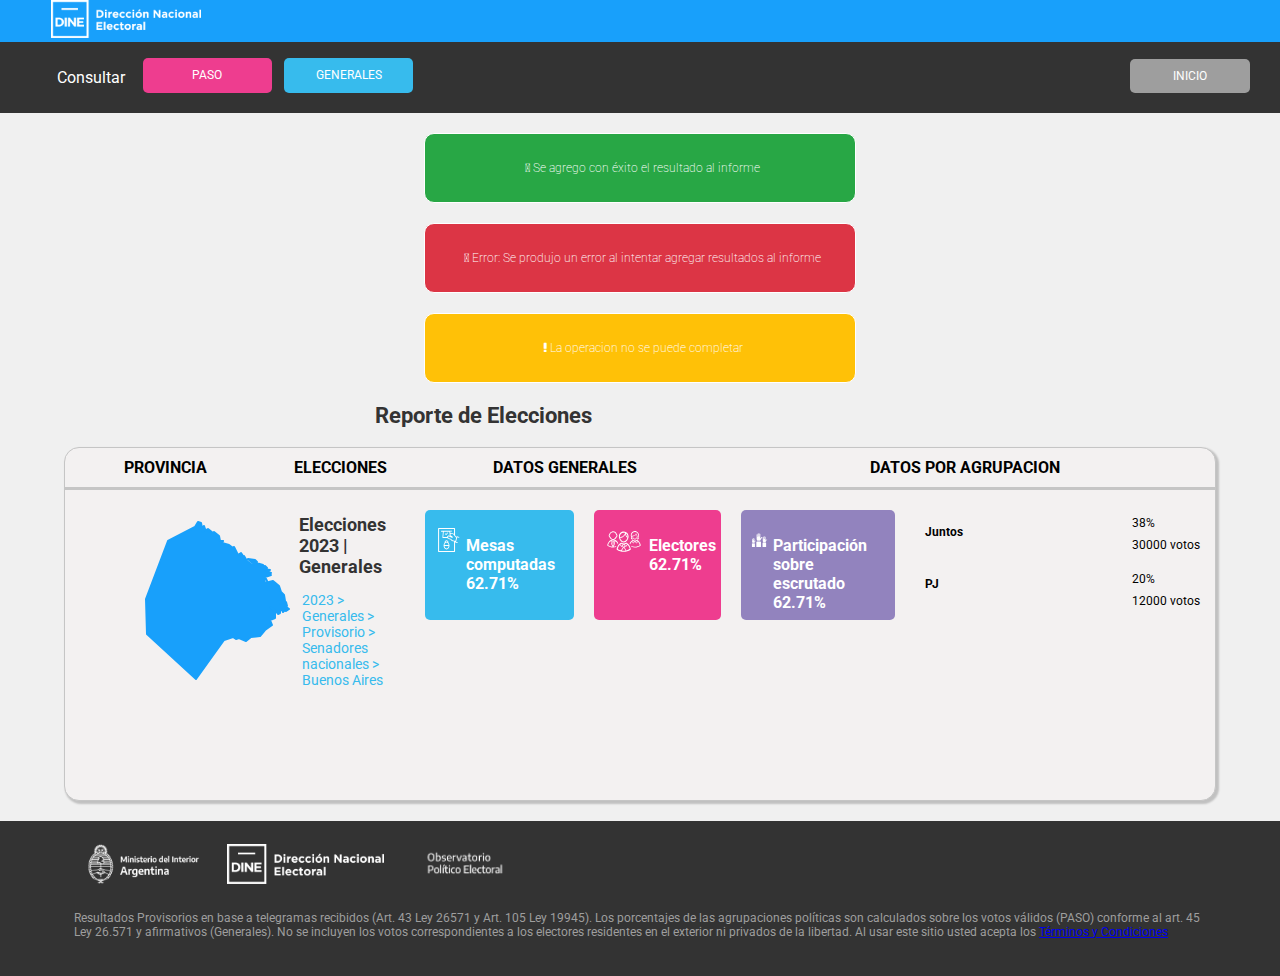
<file: informes.html>
<!DOCTYPE html>
<html lang="es">

<head>
    <meta charset="UTF-8" />
    <meta name="viewport" content="width=device-width, initial-scale=1.0" />
    <title>Sistema de Publicación de Resultados Electorales</title>
    <link rel="shortcut icon" type="image/png" href="img/icons/favicon-16x16.png">
    <!-- Estilos CSS -->
    <link rel="stylesheet" href="https://cdnjs.cloudflare.com/ajax/libs/font-awesome/4.7.0/css/font-awesome.min.css">
    <link rel="stylesheet" href="css/common.css" />
    <link rel="stylesheet" href="css/pages/informes.css">
   
</head>

<body>
    <header>
        <!--Barra de logo portal-->
        <div class="header-page">
            <a href="index.html">
                <img src="img/Logo_DINE_negativo.png" alt="logo" class="logo">
            </a>
        </div>
        <!--Barra de menú principal-->
        <div class="left">
                <ul>
                    <li class="activeTexto">Consultar</li>
                    <li class="activePaso"><a href="paso.html">Paso</a></li>
                    <li class="activeGenerales"><a href="generales.html">Generales</a></li>
                </ul>
                <a href="index.html"><p>Inicio</p></a>
        </div>


    </header>
    <!-- Contenido principal de la página -->
    <main>
        <section class="sec-messages">
            <div class="verde">
                
                <p><i class="fa-thumbs-up"></i> Se agrego con éxito el resultado al informe</p>
            </div>
            <div class="rojo">
                <p><i class="fas fa-exclamation-triangle"></i> Error: Se produjo un error al intentar agregar resultados al informe</p>
            </div>
            <div class="amarillo">
                
                <p><i class="fa fa-exclamation"></i> La operacion no se puede completar</p>
            </div>
        </section>

        <section id="sec-titulo">
            <h2>Reporte de Elecciones</h2>
        </section>

        <!-- <section id="sec-contenido"> -->
        <div class="grillacenter"> 
            <div class="grilla">
                <div class="caja c1">Provincia</div>
                <div class="caja c2">Elecciones</div>
                <div class="caja c3">Datos generales</div>
                <div class="caja c4">Datos por Agrupacion</div>
                <div class="caja c5">
                    <svg height="210" width="800"><path class="leaflet-interactive" stroke="#18a0fb" stroke-opacity="1" stroke-width="2" stroke-linecap="round" stroke-linejoin="round" fill="#18a0fb" fill-opacity="1" fill-rule="evenodd" d="M182 61L179 56L176 58L178 56L176 53L173 55L169 47L168 48L164 45L157 43L158 41L155 41L154 36L149 32L148 33L143 29L142 30L145 32L140 29L138 32L137 30L140 29L139 26L137 28L136 23L133 22L130 27L103 41L81 99L82 134L131 179L159 140L168 137L171 139L174 138L181 141L186 137L195 136L200 130L207 125L205 120L210 118L210 112L205 107L210 110L213 114L215 113L215 110L217 110L218 112L219 111L217 109L221 111L224 109L220 106L222 106L221 102L218 102L216 104L215 103L217 102L212 102L220 101L219 95L216 92L214 86L208 81L200 83L199 80L201 79L202 81L200 77L206 75L203 75L203 73L206 73L201 71L205 70L199 69L198 68L202 68L200 66L195 67L194 66L198 65L188 62L192 62L190 60L183 59L189 64L187 65z"></path></svg>
                </div>
                <div class="caja c6">
                    <h2>Elecciones <br> 2023 | <br> Generales</h2>
                    <p>2023 > <br> Generales > <br> Provisorio > <br> Senadores <br> nacionales > <br> Buenos Aires</p>
                </div>
                <div class="caja c7">
                    <div class="mesas">    
                        <svg version="1.1" id="Capa_1" xmlns="http://www.w3.org/2000/svg"
                            xmlns:xlink="http://www.w3.org/1999/xlink" x="0px" y="0px" width="841.889px" height="595.281px"
                            viewBox="0 0 841.889 595.281" enable-background="new 0 0 841.889 595.281" xml:space="preserve"
                            class="v-icon__component theme--light" style="font-size: 50px; height: 50px; width: 50px;">
                            <g>
                                <path fill="#FFFFFF"
                                    d="M671.434,227.503l-43.614-14.145c-2.358-1.179-4.716-1.179-8.252,1.179
                                                            c-2.357,1.179-4.715,3.536-4.715,5.894l-1.179,3.536c-9.431-8.251-22.396-20.039-34.185-35.363V31.827
                                                            c0-7.072-5.894-11.788-11.788-11.788H198.746c-7.073,0-11.788,5.895-11.788,11.788v530.448c0,7.072,4.715,11.787,11.788,11.787
                                                            h368.955c7.073,0,11.788-4.715,11.788-11.787V348.917c1.179,2.357,3.536,3.536,4.715,4.716l44.794,14.145c1.179,0,2.357,0,3.536,0
                                                            c4.715,0,8.251-2.357,9.43-7.072s-1.179-10.609-5.894-12.967l0,0l-34.185-11.787l30.648-102.554l34.185,10.608l0,0
                                                            c4.715,1.179,10.608-1.179,12.966-7.072C679.685,234.576,676.149,228.682,671.434,227.503z M555.914,550.487H210.533V43.615
                                                            h345.381v113.162c-29.47-25.934-77.799-21.218-83.693-20.039l-3.536-34.185h35.363c5.894,0,10.609-4.715,10.609-10.609
                                                            c0-5.894-4.716-10.608-10.609-10.608H262.4c-4.715,2.357-9.43,7.072-9.43,12.966c0,5.895,4.715,10.609,10.608,10.609h35.363
                                                            l-11.787,132.022c0,2.357,1.179,5.894,2.357,8.251c2.357,2.358,4.715,3.537,7.072,3.537h103.731
                                                            c5.895,9.43,15.324,12.966,16.503,14.145c0,0,29.47,15.324,51.866,24.755c12.967,5.894,15.324,9.43,20.039,14.145
                                                            c2.357,3.537,5.894,7.073,10.609,10.609c14.146,12.967,34.185,14.146,40.078,15.324l17.682,4.715L555.914,550.487z
                                                            M456.897,203.927l-8.251-3.536c-1.179-1.179-17.682-8.251-31.827-3.536c-8.251,2.357-14.145,8.251-18.86,17.682
                                                            c-2.357,4.715-3.536,8.251-3.536,12.967h-87.229l10.608-122.593h130.844L456.897,203.927z M585.383,319.448l-42.436-11.788
                                                            c-1.179,0-2.357,0-3.536,0c0,0-17.682,0-28.291-9.431c-3.536-3.536-5.894-7.072-8.251-9.43
                                                            c-5.894-7.073-11.788-12.967-27.112-20.039c-22.396-9.431-50.687-24.755-51.865-24.755c0,0-7.073-3.536-9.431-9.43
                                                            c-1.179-3.536-1.179-7.072,1.179-10.609c2.357-4.715,4.716-5.894,7.073-7.072c5.894-2.357,14.145,1.179,17.682,2.357l62.475,25.933
                                                            c4.715,1.18,15.324,4.716,22.396-2.357c4.715-4.715,3.536-11.787-2.357-21.218c-10.609-16.503-29.469-20.039-37.721-20.039
                                                            c-1.179,0-2.357,0-2.357,0c-1.179,0-2.357,0-3.536,0l0,0l-4.716-36.542l-1.179-8.251c0,0,0,0,1.179,0
                                                            c0,0,56.581-8.252,76.621,24.754c15.323,25.933,38.899,50.688,56.58,62.475L585.383,319.448z">
                                </path>
                                <path fill="#FFFFFF" d="M368.49,179.174c2.357,1.179,3.536,2.357,5.894,2.357l0,0l0,0c3.536,0,5.895-1.179,8.252-3.536
                                                            l29.469-35.363c3.536-4.715,2.357-10.609-1.179-14.146c-2.357-1.179-4.715-2.357-7.072-2.357c-2.358,0-4.716,1.179-7.073,3.536
                                                            l-12.966,15.324l-9.431,11.788l-5.894-4.716l-4.715-3.536c-4.716-3.536-10.609-2.357-14.146,2.357
                                                            c-3.536,4.716-2.357,10.609,2.357,14.146L368.49,179.174z">
                                </path>
                                <path fill="#FFFFFF"
                                    d="M427.428,359.526c0-2.357,0-3.536,0-5.894c0,0,0,0,0-1.18l0,0l0,0c0-28.29-20.039-50.688-44.793-50.688
                                                            c-24.755,0-44.794,22.397-44.794,50.688l0,0l0,0c0,2.358,0,4.716,0,7.073c-14.145,16.503-23.575,40.078-23.575,67.189l0,0l0,0
                                                            c0,48.33,30.648,88.408,68.369,88.408c37.72,0,68.368-40.078,68.368-88.408l0,0l0,0
                                                            C451.003,399.604,441.573,376.029,427.428,359.526z M382.635,495.085c-23.576,0-43.615-25.933-47.151-57.76h94.302
                                                            C427.428,469.152,407.389,495.085,382.635,495.085z M406.21,344.202c-7.073-3.536-15.324-5.894-23.575-5.894
                                                            c-8.252,0-16.503,2.357-23.576,5.894c3.537-12.967,12.967-21.218,23.576-21.218C394.422,321.805,403.853,331.235,406.21,344.202z
                                                            M382.635,358.347c23.575,0,43.614,24.754,47.15,57.76h-94.302C339.02,383.101,359.059,358.347,382.635,358.347z">
                                </path>
                            </g>
                        </svg>
                        <h4>Mesas computadas <br> 62.71%</h4>
                    </div>
                    <div class="electores">
                        <svg version="1.1" id="Layer_1" xmlns="http://www.w3.org/2000/svg"
                            xmlns:xlink="http://www.w3.org/1999/xlink" x="0px" y="0px" width="841.889px" height="595.281px"
                            viewBox="0 0 841.889 595.281" enable-background="new 0 0 841.889 595.281" xml:space="preserve"
                            class="v-icon__component theme--light" style="font-size: 50px; height: 50px; width: 50px;">
                            <title>comunidad</title>
                            <path fill="#FFFFFF"
                                d="M462.824,342.115h-0.59c-3.125-1.252-6.67-0.854-9.438,1.062c-10.771,7.341-23.424,11.436-36.453,11.797
                                                            c-13.2-0.436-26.022-4.519-37.043-11.797c-2.89-1.642-6.43-1.642-9.319,0c-54.148,26.779-76.682,98.859-71.845,112.897
                                                            c0.632,1.725,1.735,3.237,3.186,4.365c34.136,22.816,73.983,35.608,115.021,36.925c41.28-0.521,81.446-13.472,115.257-37.161
                                                            c1.454-1.173,2.557-2.724,3.186-4.482C539.387,440.739,516.973,368.659,462.824,342.115z M458.813,359.693
                                                            c5.067,2.88,9.848,6.237,14.275,10.027l-21.707,27.016l-21.353-26.426c10.135-1.979,19.866-5.647,28.784-10.854V359.693z
                                                            M434.039,395.084l-17.342,20.999c0,0,0,0.59,0,0.826c0,0.235,0,0,0-0.826l-17.224-20.999l17.578-21.471L434.039,395.084z
                                                            M373.992,359.693c8.952,5.199,18.728,8.83,28.902,10.735l-21.588,26.308l-22.061-27.252c4.616-3.762,9.55-7.117,14.746-10.027
                                                            V359.693z M315.007,447.464c5.307-26.169,17.715-50.372,35.863-69.957l25.6,32.088c1.272,1.329,3,2.13,4.837,2.241
                                                            c1.824-0.022,3.548-0.841,4.719-2.241l4.837-5.898l12.977,15.69l-31.853,52.497c-20.349-4.863-39.705-13.204-57.216-24.656
                                                            L315.007,447.464z M416.579,478.725c-10.703-0.196-21.366-1.381-31.852-3.539l31.852-52.143l32.088,52.496
                                                            c-10.662,1.965-21.481,2.952-32.323,2.95L416.579,478.725z M461.29,472.709l-32.441-52.851l12.977-15.69l4.955,5.898
                                                            c1.138,1.441,2.883,2.27,4.719,2.242l0,0c1.824-0.023,3.548-0.842,4.719-2.242l25.718-32.56
                                                            c18.07,19.442,30.544,43.411,36.099,69.367c-17.312,11.868-36.609,20.539-56.979,25.6L461.29,472.709z">
                            </path>
                            <path fill="#FFFFFF" d="M416.462,340.935c45.3,0,81.753-54.856,81.753-100.157c1.717-45.184-33.521-83.204-78.705-84.92
                                                            s-83.204,33.521-84.92,78.706c-0.078,2.07-0.078,4.144,0,6.214C334.59,286.079,371.043,340.935,416.462,340.935z M480.756,240.778
                                                            c0,1.298,0,2.596,0,3.894c-18.168-6.606-25.364-40.229-27.842-56.98C470.381,199.714,480.797,219.574,480.756,240.778z
                                                            M352.05,240.778c0.387-35.316,29.094-63.76,64.412-63.822c7.58,0.036,15.093,1.435,22.178,4.129
                                                            c-5.771,25.088-21.943,46.535-44.475,58.985c-12.627,7.394-27.523,9.911-41.88,7.079C352.168,244.553,352.05,242.666,352.05,240.778
                                                            z M362.549,260.244c13.056-0.269,25.851-3.71,37.278-10.028c19.154-10.271,34.437-26.506,43.531-46.244
                                                            c4.719,20.645,14.864,47.188,35.392,53.087c-6.96,32.56-33.268,66.418-62.406,66.418s-54.03-32.089-61.816-63.94
                                                            C357.182,259.952,359.863,260.188,362.549,260.244z"></path>
                            <path fill="#FFFFFF"
                                d="M542.454,249.036l0.944,3.186c0.522,1.727,0.839,3.508,0.943,5.309l0,0c-0.551,1.18-1.966,3.657-4.247,7.433
                                                            l-1.062,1.77c-1.563,2.695-1.181,6.096,0.943,8.376c6.438,6.525,14.637,11.034,23.595,12.977c0.584,0.114,1.185,0.114,1.77,0
                                                            c3.892,0.367,7.345-2.489,7.713-6.381c0.352-3.722-2.251-7.075-5.943-7.658c-4.577-1.021-8.934-2.859-12.859-5.427
                                                            c1.602-2.582,2.87-5.356,3.775-8.258c0.116-1.177,0.116-2.362,0-3.539c-0.062-3.077-0.537-6.133-1.416-9.083l-0.943-3.422
                                                            c0-1.298-0.826-2.595-1.18-3.893v-1.18c-3.318-7.425-5.047-15.462-5.073-23.595c0.729-30.418,25.977-54.486,56.395-53.759
                                                            s54.486,25.977,53.759,56.395c-0.187,7.795-2.025,15.461-5.395,22.492l-2.124,7.433c-0.941,3.021-1.457,6.157-1.533,9.319
                                                            c-0.116,1.177-0.116,2.362,0,3.539c-0.056,0.352-0.056,0.71,0,1.062c0.976,2.515,2.201,4.926,3.657,7.196
                                                            c-2.936,1.979-6.159,3.49-9.556,4.483c-3.891,0.815-6.383,4.629-5.567,8.52c0.815,3.89,4.63,6.382,8.52,5.566
                                                            c0.443-0.093,0.877-0.228,1.294-0.401c7.512-2.082,14.32-6.159,19.701-11.797c2.093-2.286,2.518-5.642,1.062-8.376l-1.062-1.77
                                                            c-0.943-1.534-3.421-5.663-4.246-7.314v-0.59c0.017-1.81,0.336-3.604,0.943-5.309c0.59-2.478,1.298-4.837,1.77-6.371
                                                            c15.945-34.834,0.633-75.999-34.201-91.944s-75.999-0.633-91.944,34.201c-8.279,18.087-8.396,38.857-0.319,57.036L542.454,249.036z">
                            </path>
                            <path fill="#FFFFFF" d="M642.375,297.64c-2.532-1.03-5.412-0.72-7.668,0.825c-8.872,5.963-19.276,9.24-29.965,9.438
                                                            c-10.801-0.386-21.289-3.732-30.318-9.674c-2.138-1.544-4.956-1.771-7.313-0.59l0,0c-23.636,13.269-41.938,34.323-51.789,59.575
                                                            c3.657,4.247,7.078,8.612,10.263,12.977c5.804-16.099,14.791-30.863,26.426-43.413l24.42,27.134
                                                            c0.923,1.054,2.257,1.656,3.657,1.651l0,0c1.508-0.124,2.886-0.899,3.775-2.124l20.526-29.729l20.881,30.201
                                                            c0.928,1.18,2.285,1.943,3.775,2.123l0,0c1.43-0.02,2.79-0.615,3.774-1.651l24.893-27.134c15.105,16.03,25.513,35.905,30.082,57.452
                                                            c-24.783,16.33-53.728,25.214-83.405,25.6c-22.516-0.792-44.649-6.045-65.12-15.454c3.217,5.863,6.131,11.888,8.73,18.05
                                                            c18.353,6.987,37.713,10.971,57.334,11.797c33.779-0.463,66.647-11.022,94.376-30.318c1.199-0.993,2.098-2.301,2.596-3.775
                                                            C705.608,378.923,687.204,319.819,642.375,297.64z M579.615,342.705l-20.881-22.65c3.726-2.86,7.67-5.425,11.797-7.668
                                                            c7.562,4.349,15.827,7.343,24.42,8.848L579.615,342.705z M629.989,342.705l-14.864-21.353c8.595-1.564,16.855-4.598,24.42-8.966
                                                            c4.164,2.182,8.113,4.749,11.797,7.668L629.989,342.705z"></path>
                            <path fill="#FFFFFF"
                                d="M628.337,190.877c-1.385-2.284-4.359-3.014-6.644-1.628c-1.115,0.676-1.91,1.773-2.204,3.044
                                                            c-6.253,27.959-24.774,29.492-39.639,30.79c-8.729,0.708-18.639,1.651-18.639,11.207c0,24.185,19.465,53.323,43.53,53.323
                                                            c24.066,0,43.649-29.139,43.649-53.323C643.531,219.045,636.794,204.462,628.337,190.877z M604.743,278.057
                                                            c-17.932,0-33.976-24.42-34.094-43.649c3.214-1.169,6.607-1.768,10.027-1.77c13.213-1.18,34.447-2.949,44.711-27.251
                                                            c5.456,9.175,9.925,18.903,13.331,29.021C638.719,253.637,622.792,278.057,604.743,278.057z">
                            </path>
                            <path fill="#FFFFFF" d="M313.709,362.996c3.304-4.011,6.843-7.903,10.5-11.797c-10.078-22.699-27.316-41.47-49.076-53.44l0,0
                                                            c-2.572-1.03-5.487-0.721-7.786,0.825c-8.815,5.99-19.19,9.271-29.847,9.438c-10.771-0.347-21.232-3.697-30.2-9.674
                                                            c-2.422-1.345-5.365-1.345-7.786,0c-44.476,22.061-62.879,81.046-58.985,92.606c0.544,1.449,1.483,2.717,2.713,3.657
                                                            c28.015,18.697,60.712,29.161,94.377,30.201c16.017-0.268,31.911-2.851,47.188-7.669c1.908-5.903,4.153-11.693,6.724-17.341
                                                            c-14.479,5.61-29.701,9.067-45.183,10.263l25.01-51.553c1.152-2.354,0.273-5.196-2.005-6.488l-10.146-5.898l21.234-27.605
                                                            C295.008,330.396,306.432,345.669,313.709,362.996z M153.741,384.349c5.684-25.848,19.895-49.032,40.346-65.828l21.234,27.487
                                                            l-10.146,5.898c-2.234,1.332-3.06,4.165-1.887,6.488l24.892,51.554C201.697,407.4,176.191,398.629,153.741,384.349z
                                                            M232.192,396.146l-18.285-37.751l10.971-6.488c1.257-0.7,2.157-1.9,2.478-3.304c0.226-1.408-0.114-2.85-0.943-4.011l-24.303-32.088
                                                            l0,0c9.059,5.185,19.108,8.401,29.493,9.438c0.472,22.65,0.708,55.564,0.59,73.731V396.146z M247.764,344.593
                                                            c-1.677,2.163-1.283,5.275,0.879,6.952c0.171,0.132,0.35,0.253,0.536,0.362l10.972,6.488l-17.932,38.341c0-12.505,0-35.392,0-74.204
                                                            c10.56-1.072,20.771-4.369,29.965-9.673l0,0L247.764,344.593z">
                            </path>
                            <path fill="#FFFFFF"
                                d="M180.521,255.171c5.19,10.382,23.594,41.525,56.743,41.525c33.15,0,51.554-31.144,56.744-41.525
                                                            c7.55-3.822,12.906-10.921,14.511-19.229c4.03-10.152,3.024-21.612-2.714-30.908c-1.321-1.697-2.869-3.205-4.601-4.482
                                                            c-9.042-35.281-44.972-56.552-80.253-47.51c-23.321,5.977-41.532,24.188-47.509,47.51c-1.962,1.255-3.68,2.854-5.073,4.719
                                                            c-5.66,9.234-6.664,20.588-2.713,30.672C167.249,244.36,172.775,251.508,180.521,255.171z M180.521,214.235
                                                            c1.003-1.31,2.491-2.16,4.129-2.359l0,0c0.77,0.139,1.506-0.372,1.645-1.142c0.003-0.013,0.005-0.025,0.007-0.038
                                                            c3.3-27.756,28.475-47.581,56.23-44.281c23.217,2.76,41.521,21.064,44.28,44.281c0.178,0.805,0.959,1.325,1.77,1.18
                                                            c1.693,0.124,3.247,0.987,4.247,2.359c1.651,2.241,3.067,7.078,0,17.342c-1.415,4.954-4.247,10.735-8.848,9.438
                                                            c-0.716-0.241-1.494,0.122-1.77,0.825c-7.668,19.584-24.892,39.284-45.772,39.284s-38.223-19.818-45.891-39.52
                                                            c-0.238-0.571-0.797-0.944-1.416-0.944l0,0c-4.601,1.534-7.55-4.364-8.966-9.319c-2.595-10.027-1.18-14.864,0.473-17.105H180.521z">
                            </path>
                            </svg>
                            <h4>Electores <br> 62.71%</h4>
                    </div>
                    <div class="participacion">
                        <svg version="1.1" id="Layer_1" xmlns="http://www.w3.org/2000/svg"
                            xmlns:xlink="http://www.w3.org/1999/xlink" x="0px" y="0px" width="841.889px" height="595.281px"
                            viewBox="0 0 841.889 595.281" enable-background="new 0 0 841.889 595.281" xml:space="preserve"
                            class="v-icon__component theme--light" style="font-size: 50px; height: 50px; width: 50px;">
                            <title>participacion</title>
                            <path fill="#FFFFFF"
                                    d="M508.832,212.347c-2.05-2.229-4.488-4.068-7.195-5.427c-2.793-1.033-5.824-1.238-8.73-0.59
                                        c-1.705,0.26-3.37,0.735-4.955,1.416c-10.957,5.935-20.277,14.485-27.133,24.892c-4.26,6.344-10.35,11.24-17.46,14.038V116.909
                                        c1.236-5.799-2.462-11.501-8.261-12.737s-11.502,2.462-12.737,8.261c-0.315,1.476-0.315,3.001,0,4.477v70.782
                                        c0,2.802-2.271,5.073-5.073,5.073s-5.072-2.271-5.072-5.073V97.326c0.751-6.472-3.886-12.327-10.357-13.079
                                        c-0.048-0.006-0.095-0.011-0.143-0.016c-6.479,0.673-11.188,6.473-10.515,12.953c0.005,0.047,0.011,0.095,0.016,0.142v90.247
                                        c0,2.802-2.271,5.073-5.072,5.073c-2.802,0-5.073-2.271-5.073-5.073v-80.81c0.771-6.364-3.682-12.18-10.027-13.095
                                        c-6.48,0.673-11.188,6.473-10.515,12.953c0.005,0.047,0.01,0.095,0.016,0.142v90.365c0,2.802-2.271,5.073-5.073,5.073
                                        s-5.072-2.271-5.072-5.073v-61.816c0.751-6.472-3.886-12.327-10.357-13.079c-0.048-0.005-0.095-0.011-0.143-0.016
                                        c-6.48,0.674-11.188,6.473-10.515,12.953c0.005,0.047,0.01,0.095,0.016,0.142v128.234c-1.572,18.48,6.725,36.419,21.824,47.188
                                        h81.636c11.325-6.8,20.806-16.28,27.605-27.605c2.595-4.837,4.837-9.319,7.078-13.566c6.687-16.377,16.459-31.315,28.785-44.003
                                        c3.446-2.846,7.115-5.409,10.971-7.668c1.093-0.64,1.863-1.711,2.123-2.949C509.631,214.033,509.414,213.078,508.832,212.347z">
                            </path>
                            <path fill="#FFFFFF" d="M328.573,348.25h127.645c4.495,0,8.14,3.645,8.14,8.14l0,0v154.66l0,0H320.552l0,0V356.272
                                    C320.615,351.868,324.17,348.313,328.573,348.25z"></path>
                            <rect x="339.073" y="317.695" fill="#FFFFFF" width="108.061" height="22.533"></rect>
                            <path fill="#FFFFFF" d="M657.24,282.422c-1.578-1.706-3.458-3.105-5.544-4.129c-2.162-0.592-4.444-0.592-6.606,0
                                    c-1.346,0.213-2.655,0.61-3.894,1.18c-8.328,4.552-15.416,11.073-20.645,18.993c-3.306,4.799-7.938,8.529-13.331,10.736v-99.804
                                    c1.083-4.431-1.632-8.899-6.062-9.982c-4.431-1.082-8.899,1.632-9.982,6.062c-0.314,1.288-0.314,2.632,0,3.92V263.9
                                    c0.207,2.307-1.473,4.354-3.774,4.602c-2.343-0.122-4.143-2.12-4.021-4.462c0.002-0.047,0.005-0.093,0.009-0.14v-69.484
                                    c1.083-4.431-1.632-8.899-6.062-9.981c-4.431-1.083-8.899,1.631-9.982,6.062c-0.314,1.288-0.314,2.632,0,3.92v69.013
                                    c0.373,2.117-1.041,4.137-3.159,4.51c-2.117,0.372-4.136-1.042-4.509-3.159c-0.078-0.447-0.078-0.904,0-1.351v-61.816
                                    c0.939-4.463-1.918-8.843-6.381-9.781c-4.463-0.939-8.842,1.917-9.781,6.381c-0.235,1.121-0.235,2.279,0,3.4v69.721
                                    c0.737,2.02-0.303,4.255-2.322,4.992c-2.02,0.736-4.254-0.303-4.991-2.322c-0.315-0.862-0.315-1.808,0-2.67v-47.188
                                    c0.938-4.463-1.918-8.842-6.381-9.781s-8.843,1.918-9.781,6.381c-0.236,1.121-0.236,2.279,0,3.4v98.152
                                    c-1.186,13.88,4.937,27.377,16.162,35.627h62.524c8.877-5.241,16.299-12.623,21.588-21.471l5.309-10.382
                                    c5.146-12.51,12.633-23.922,22.061-33.622c2.67-2.135,5.467-4.104,8.376-5.898c0.834-0.489,1.431-1.3,1.652-2.241
                                    C657.869,283.641,657.694,282.938,657.24,282.422z"></path>
                            <path fill="#FFFFFF" d="M519.332,386.472h97.68c3.453,0,6.252,2.799,6.252,6.252v117.971l0,0H512.608l0,0V392.724
                                c-0.01-3.453,2.781-6.26,6.234-6.27C519.006,386.454,519.169,386.46,519.332,386.472z">
                            </path>
                            <rect x="527.354" y="363.114" fill="#FFFFFF" width="82.698" height="17.224"></rect>
                            <path fill="#FFFFFF" d="M304.508,320.173c-1.309-1.415-2.869-2.575-4.602-3.421c-1.851-0.524-3.812-0.524-5.662,0l-3.186,0.943
                                c-6.955,3.823-12.869,9.291-17.224,15.927c-2.748,4.048-6.654,7.173-11.207,8.966v-83.76c0.419-4.117-2.505-7.824-6.606-8.376
                                c-4.149,0.493-7.14,4.218-6.725,8.376v45.536c0.135,1.95-1.337,3.641-3.287,3.774c-0.005,0.001-0.011,0.001-0.016,0.001
                                c-1.909-0.187-3.322-1.861-3.186-3.775v-57.688c0.352-4.139-2.607-7.824-6.725-8.376c-4.116,0.552-7.075,4.237-6.724,8.376v57.688
                                c0.343,1.792-0.831,3.523-2.623,3.866c-1.792,0.344-3.522-0.831-3.865-2.623c-0.079-0.41-0.079-0.832,0-1.243v-51.671
                                c0.412-4.134-2.593-7.824-6.725-8.258c-4.1,0.493-7.071,4.144-6.725,8.258v57.688c0.001,1.759-1.425,3.186-3.184,3.187
                                s-3.186-1.425-3.187-3.184c0-0.001,0-0.002,0-0.003v-39.049c0.352-4.139-2.607-7.824-6.725-8.376
                                c-4.149,0.493-7.139,4.218-6.725,8.376v82.58c-1.079,11.861,4.222,23.405,13.921,30.318h52.144
                                c7.469-4.531,13.645-10.91,17.931-18.521l4.483-8.612c4.286-10.447,10.533-19.979,18.403-28.077c2.212-1.854,4.58-3.511,7.078-4.954
                                c0.715-0.38,1.199-1.085,1.298-1.888C305.219,321.508,305.073,320.68,304.508,320.173z">
                            </path>
                            <path fill="#FFFFFF" d="M189.368,406.999h81.518c2.867,0,5.19,2.324,5.19,5.191v98.859l0,0h-91.898l0,0V412.19
                        C184.178,409.323,186.501,406.999,189.368,406.999z"></path>
                            <rect x="195.975" y="387.534" fill="#FFFFFF" width="69.013" height="14.393"></rect>
                        </svg>
                        <h4>Participación sobre escrutado <br> 62.71%</h4>
                    </div>
                </div>
                <div class="caja c8">
                    <div class="partidoscenter">
                        <div class="leftgrilla">
                            <p>Juntos</p>     
                            <p>PJ</p>
                        </div>
                        <div class="rigthgrilla">
                            <p>38% <br> 30000 votos</p>
                            <p>20% <br> 12000 votos</p>
                        </div>
                    </div>
                </div>
            </div>
        </div>   
        <!-- </section> -->
    </main>
    <!--Pie de página-->
    <footer>
        <div class="foot">
            <div class="footer_imagen">
                <img src="img/icons/Ministerio-del-Interior_pluma.1ab9a7a7.png" alt="pluma">
                <img src="img/icons/Logo_DINE_negativo.a88f983e.png" alt="logodine">
                <img src="img/icons/logos_001-10.4430c8d5.png" alt="logo">
            </div>
            <div class="footer_p">
                <p>Resultados Provisorios en base a telegramas recibidos (Art. 43 Ley 26571 y Art. 105 Ley 19945). Los
                    porcentajes de las agrupaciones políticas son calculados sobre los votos válidos (PASO) conforme al
                    art.
                    45 Ley 26.571 y afirmativos (Generales). No se incluyen los votos correspondientes a los electores
                    residentes en el exterior ni privados de la libertad. Al usar este sitio usted acepta los <a
                        href="terminoscondiciones.html">Términos y
                        Condiciones</a></p>
            </div>
        </div>
    </footer>
</body>
</file>
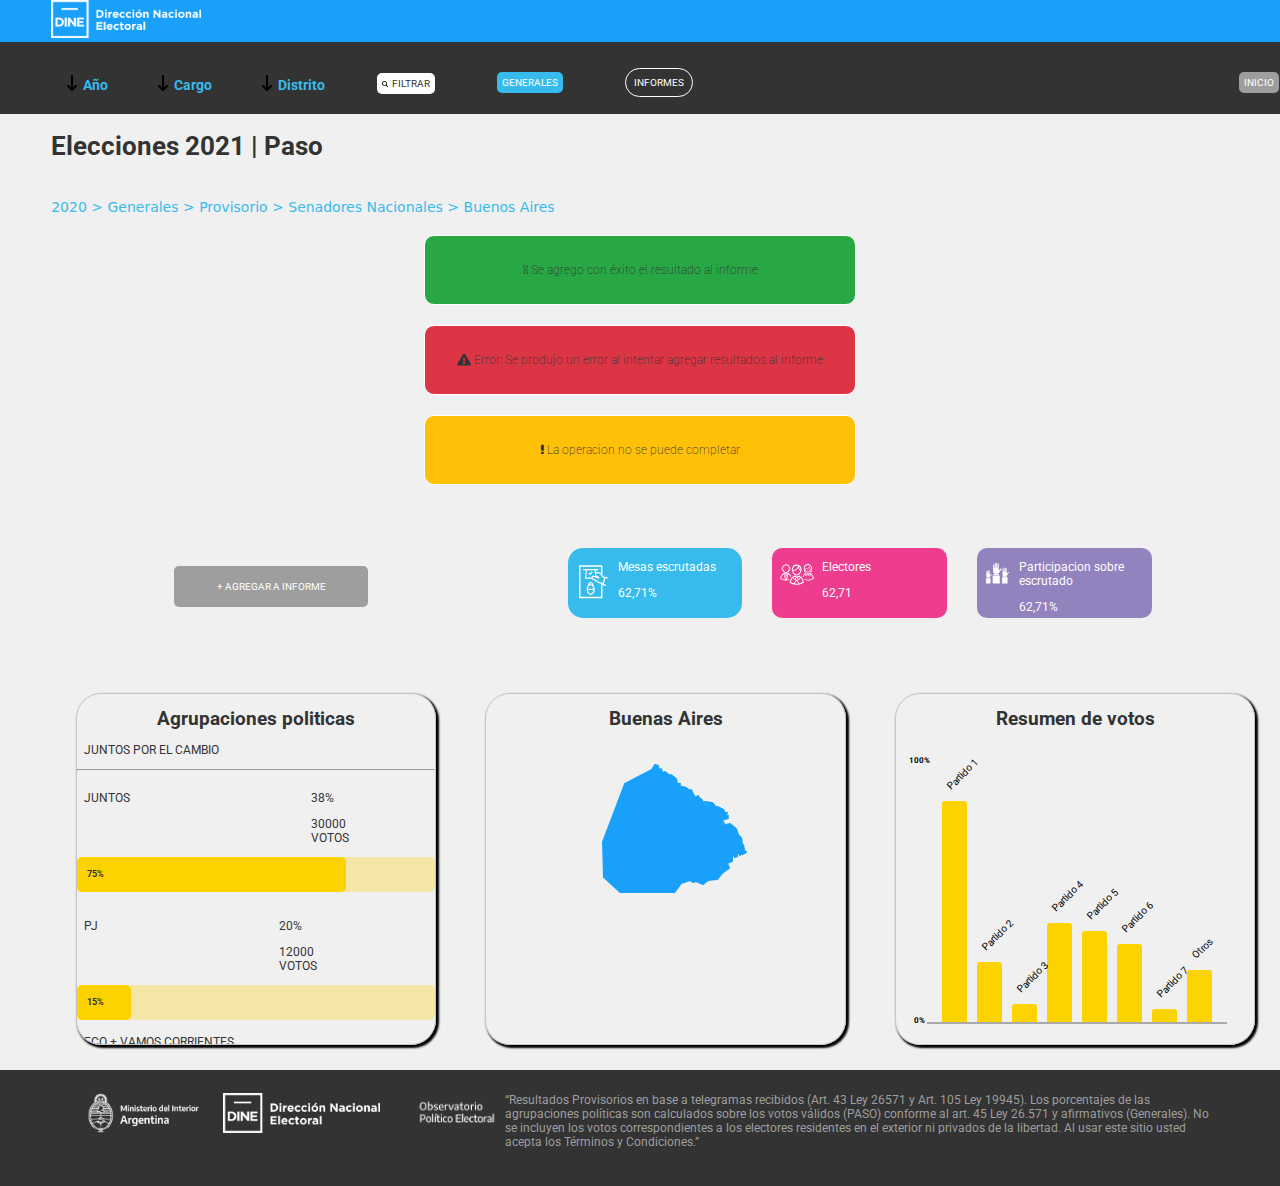
<file: paso.html>
<!DOCTYPE html>
<html lang="es">

<head>
    <meta charset="UTF-8" />
    <meta name="viewport" content="width=device-width, initial-scale=1.0" />
    <title>Sistema de Publicación de Resultados Electorales</title>
    <link rel="shortcut icon" type="image/png" href="img/icons/favicon-16x16.png">
    <link rel="stylesheet" href="https://cdnjs.cloudflare.com/ajax/libs/fontawesome/5.15.4/css/all.min.css"
        crossorigin="anonymous" referrerpolicy="no-referrer" />
    <!-- Estilos CSS -->
    <link rel="stylesheet" href="https://cdnjs.cloudflare.com/ajax/libs/font-awesome/4.7.0/css/font-awesome.min.css">
    <link rel="stylesheet" href="css/pages/paso.css">
</head>

<body>
    <header>
        <!--Barra de logo portal-->
        <div class="header-page">
            <a href="index.html"><img src="img/icons/Logo_DINE_negativo.a88f983e.png" alt="logo" class="logo">
        </div></a>
        <!--Barra de menú principal-->
        <ul>
            <Div class="botones-nav">
                <li><a href=""> <svg xmlns="http://www.w3.org/2000/svg" height="1em"
                            viewBox="0 0 384 512"><!--! Font Awesome Free 6.4.2 by @fontawesome - https://fontawesome.com License - https://fontawesome.com/license (Commercial License) Copyright 2023 Fonticons, Inc. -->
                            <path
                                d="M169.4 502.6c12.5 12.5 32.8 12.5 45.3 0l128-128c12.5-12.5 12.5-32.8 0-45.3s-32.8-12.5-45.3 0L224 402.7 224 32c0-17.7-14.3-32-32-32s-32 14.3-32 32l0 370.7L86.6 329.4c-12.5-12.5-32.8-12.5-45.3 0s-12.5 32.8 0 45.3l128 128z" />
                        </svg></a>
                    <p>Año</p>
                </li>
                <li class="cargo"><a href=""><svg xmlns="http://www.w3.org/2000/svg" height="1em"
                            viewBox="0 0 384 512"><!--! Font Awesome Free 6.4.2 by @fontawesome - https://fontawesome.com License - https://fontawesome.com/license (Commercial License) Copyright 2023 Fonticons, Inc. -->
                            <path
                                d="M169.4 502.6c12.5 12.5 32.8 12.5 45.3 0l128-128c12.5-12.5 12.5-32.8 0-45.3s-32.8-12.5-45.3 0L224 402.7 224 32c0-17.7-14.3-32-32-32s-32 14.3-32 32l0 370.7L86.6 329.4c-12.5-12.5-32.8-12.5-45.3 0s-12.5 32.8 0 45.3l128 128z" />
                        </svg></a>
                    <p>Cargo</p>
                </li>
                <li class="Distrito"><a href=""><svg xmlns="http://www.w3.org/2000/svg" height="1em"
                            viewBox="0 0 384 512"><!--! Font Awesome Free 6.4.2 by @fontawesome - https://fontawesome.com License - https://fontawesome.com/license (Commercial License) Copyright 2023 Fonticons, Inc. -->
                            <path
                                d="M169.4 502.6c12.5 12.5 32.8 12.5 45.3 0l128-128c12.5-12.5 12.5-32.8 0-45.3s-32.8-12.5-45.3 0L224 402.7 224 32c0-17.7-14.3-32-32-32s-32 14.3-32 32l0 370.7L86.6 329.4c-12.5-12.5-32.8-12.5-45.3 0s-12.5 32.8 0 45.3l128 128z" />
                        </svg></a>
                    <p>Distrito </p>
                </li>
            </Div>
            <li class="filtrar"><svg xmlns="http://www.w3.org/2000/svg" height="1em"
                    viewBox="0 0 512 512"><!--! Font Awesome Free 6.4.2 by @fontawesome - https://fontawesome.com License - https://fontawesome.com/license (Commercial License) Copyright 2023 Fonticons, Inc. -->
                    <path
                        d="M416 208c0 45.9-14.9 88.3-40 122.7L502.6 457.4c12.5 12.5 12.5 32.8 0 45.3s-32.8 12.5-45.3 0L330.7 376c-34.4 25.2-76.8 40-122.7 40C93.1 416 0 322.9 0 208S93.1 0 208 0S416 93.1 416 208zM208 352a144 144 0 1 0 0-288 144 144 0 1 0 0 288z" />
                </svg><a href="">filtrar</a></li>
            <li class="items2"><a class="generales" href="generales.html">Generales</a></li>
            <li class="items2"><a class="active" href="informes.html">Informes</a></li>
            <li class="items2"><a class="inicio" href="index.html">inicio</a></li>
        </ul>
    </header>
    <!-- Contenido principal de la página -->
    <main>
        <section id="sec-titulo">
            <!--Seccion para agregar una palicula favorita por codigo-->
            <h1>Elecciones 2021 | Paso</h1>
            <p class="texto-path">2020 > Generales > Provisorio > Senadores Nacionales > Buenos
                Aires</p>
        </section>
        <section class="sec-messages">
            <div class="verde">

                <p><i class="fa-thumbs-up"></i> Se agrego con éxito el resultado al informe</p>
            </div>
            <div class="rojo">
                <p><i class="fas fa-exclamation-triangle"></i> Error: Se produjo un error al intentar agregar resultados
                    al informe</p>
            </div>
            <div class="amarillo">

                <p><i class="fa fa-exclamation"></i> La operacion no se puede completar</p>
            </div>
        </section>
        <section id="sec-contenido">
            <!--Seccion para contenido de la página-->
            <a class="binfo" href="">
                <p>+ AGREGAR A INFORME</p>
            </a>
            <div class="divseccion">
                <div class="mesas-escrutadas">
                    <svg version="1.1" id="Capa_1" xmlns="http://www.w3.org/2000/svg"
                        xmlns:xlink="http://www.w3.org/1999/xlink" x="0px" y="0px" width="841.889px" height="595.281px"
                        viewBox="0 0 841.889 595.281" enable-background="new 0 0 841.889 595.281" xml:space="preserve"
                        class="v-icon__component theme--light" style="font-size: 50px; height: 50px; width: 50px;">
                        <g>
                            <path fill="#FFFFFF"
                                d="M671.434,227.503l-43.614-14.145c-2.358-1.179-4.716-1.179-8.252,1.179
                                                                c-2.357,1.179-4.715,3.536-4.715,5.894l-1.179,3.536c-9.431-8.251-22.396-20.039-34.185-35.363V31.827
                                                                c0-7.072-5.894-11.788-11.788-11.788H198.746c-7.073,0-11.788,5.895-11.788,11.788v530.448c0,7.072,4.715,11.787,11.788,11.787
                                                                h368.955c7.073,0,11.788-4.715,11.788-11.787V348.917c1.179,2.357,3.536,3.536,4.715,4.716l44.794,14.145c1.179,0,2.357,0,3.536,0
                                                                c4.715,0,8.251-2.357,9.43-7.072s-1.179-10.609-5.894-12.967l0,0l-34.185-11.787l30.648-102.554l34.185,10.608l0,0
                                                                c4.715,1.179,10.608-1.179,12.966-7.072C679.685,234.576,676.149,228.682,671.434,227.503z M555.914,550.487H210.533V43.615
                                                                h345.381v113.162c-29.47-25.934-77.799-21.218-83.693-20.039l-3.536-34.185h35.363c5.894,0,10.609-4.715,10.609-10.609
                                                                c0-5.894-4.716-10.608-10.609-10.608H262.4c-4.715,2.357-9.43,7.072-9.43,12.966c0,5.895,4.715,10.609,10.608,10.609h35.363
                                                                l-11.787,132.022c0,2.357,1.179,5.894,2.357,8.251c2.357,2.358,4.715,3.537,7.072,3.537h103.731
                                                                c5.895,9.43,15.324,12.966,16.503,14.145c0,0,29.47,15.324,51.866,24.755c12.967,5.894,15.324,9.43,20.039,14.145
                                                                c2.357,3.537,5.894,7.073,10.609,10.609c14.146,12.967,34.185,14.146,40.078,15.324l17.682,4.715L555.914,550.487z
                                                                M456.897,203.927l-8.251-3.536c-1.179-1.179-17.682-8.251-31.827-3.536c-8.251,2.357-14.145,8.251-18.86,17.682
                                                                c-2.357,4.715-3.536,8.251-3.536,12.967h-87.229l10.608-122.593h130.844L456.897,203.927z M585.383,319.448l-42.436-11.788
                                                                c-1.179,0-2.357,0-3.536,0c0,0-17.682,0-28.291-9.431c-3.536-3.536-5.894-7.072-8.251-9.43
                                                                c-5.894-7.073-11.788-12.967-27.112-20.039c-22.396-9.431-50.687-24.755-51.865-24.755c0,0-7.073-3.536-9.431-9.43
                                                                c-1.179-3.536-1.179-7.072,1.179-10.609c2.357-4.715,4.716-5.894,7.073-7.072c5.894-2.357,14.145,1.179,17.682,2.357l62.475,25.933
                                                                c4.715,1.18,15.324,4.716,22.396-2.357c4.715-4.715,3.536-11.787-2.357-21.218c-10.609-16.503-29.469-20.039-37.721-20.039
                                                                c-1.179,0-2.357,0-2.357,0c-1.179,0-2.357,0-3.536,0l0,0l-4.716-36.542l-1.179-8.251c0,0,0,0,1.179,0
                                                                c0,0,56.581-8.252,76.621,24.754c15.323,25.933,38.899,50.688,56.58,62.475L585.383,319.448z">
                            </path>
                            <path fill="#FFFFFF"
                                d="M368.49,179.174c2.357,1.179,3.536,2.357,5.894,2.357l0,0l0,0c3.536,0,5.895-1.179,8.252-3.536
                                                                l29.469-35.363c3.536-4.715,2.357-10.609-1.179-14.146c-2.357-1.179-4.715-2.357-7.072-2.357c-2.358,0-4.716,1.179-7.073,3.536
                                                                l-12.966,15.324l-9.431,11.788l-5.894-4.716l-4.715-3.536c-4.716-3.536-10.609-2.357-14.146,2.357
                                                                c-3.536,4.716-2.357,10.609,2.357,14.146L368.49,179.174z">
                            </path>
                            <path fill="#FFFFFF"
                                d="M427.428,359.526c0-2.357,0-3.536,0-5.894c0,0,0,0,0-1.18l0,0l0,0c0-28.29-20.039-50.688-44.793-50.688
                                                                c-24.755,0-44.794,22.397-44.794,50.688l0,0l0,0c0,2.358,0,4.716,0,7.073c-14.145,16.503-23.575,40.078-23.575,67.189l0,0l0,0
                                                                c0,48.33,30.648,88.408,68.369,88.408c37.72,0,68.368-40.078,68.368-88.408l0,0l0,0
                                                                C451.003,399.604,441.573,376.029,427.428,359.526z M382.635,495.085c-23.576,0-43.615-25.933-47.151-57.76h94.302
                                                                C427.428,469.152,407.389,495.085,382.635,495.085z M406.21,344.202c-7.073-3.536-15.324-5.894-23.575-5.894
                                                                c-8.252,0-16.503,2.357-23.576,5.894c3.537-12.967,12.967-21.218,23.576-21.218C394.422,321.805,403.853,331.235,406.21,344.202z
                                                                M382.635,358.347c23.575,0,43.614,24.754,47.15,57.76h-94.302C339.02,383.101,359.059,358.347,382.635,358.347z">
                            </path>
                        </g>
                    </svg>
                    <div>
                        <p>Mesas escrutadas</p>
                        <p>62,71%</p>
                    </div>
                </div>
                <div class="electores">
                    <svg version="1.1" id="Layer_1" xmlns="http://www.w3.org/2000/svg"
                        xmlns:xlink="http://www.w3.org/1999/xlink" x="0px" y="0px" width="841.889px" height="595.281px"
                        viewBox="0 0 841.889 595.281" enable-background="new 0 0 841.889 595.281" xml:space="preserve"
                        class="v-icon__component theme--light" style="font-size: 50px; height: 50px; width: 50px;">
                        <title>comunidad</title>
                        <path fill="#FFFFFF"
                            d="M462.824,342.115h-0.59c-3.125-1.252-6.67-0.854-9.438,1.062c-10.771,7.341-23.424,11.436-36.453,11.797
                                                        c-13.2-0.436-26.022-4.519-37.043-11.797c-2.89-1.642-6.43-1.642-9.319,0c-54.148,26.779-76.682,98.859-71.845,112.897
                                                        c0.632,1.725,1.735,3.237,3.186,4.365c34.136,22.816,73.983,35.608,115.021,36.925c41.28-0.521,81.446-13.472,115.257-37.161
                                                        c1.454-1.173,2.557-2.724,3.186-4.482C539.387,440.739,516.973,368.659,462.824,342.115z M458.813,359.693
                                                        c5.067,2.88,9.848,6.237,14.275,10.027l-21.707,27.016l-21.353-26.426c10.135-1.979,19.866-5.647,28.784-10.854V359.693z
                                                        M434.039,395.084l-17.342,20.999c0,0,0,0.59,0,0.826c0,0.235,0,0,0-0.826l-17.224-20.999l17.578-21.471L434.039,395.084z
                                                        M373.992,359.693c8.952,5.199,18.728,8.83,28.902,10.735l-21.588,26.308l-22.061-27.252c4.616-3.762,9.55-7.117,14.746-10.027
                                                        V359.693z M315.007,447.464c5.307-26.169,17.715-50.372,35.863-69.957l25.6,32.088c1.272,1.329,3,2.13,4.837,2.241
                                                        c1.824-0.022,3.548-0.841,4.719-2.241l4.837-5.898l12.977,15.69l-31.853,52.497c-20.349-4.863-39.705-13.204-57.216-24.656
                                                        L315.007,447.464z M416.579,478.725c-10.703-0.196-21.366-1.381-31.852-3.539l31.852-52.143l32.088,52.496
                                                        c-10.662,1.965-21.481,2.952-32.323,2.95L416.579,478.725z M461.29,472.709l-32.441-52.851l12.977-15.69l4.955,5.898
                                                        c1.138,1.441,2.883,2.27,4.719,2.242l0,0c1.824-0.023,3.548-0.842,4.719-2.242l25.718-32.56
                                                        c18.07,19.442,30.544,43.411,36.099,69.367c-17.312,11.868-36.609,20.539-56.979,25.6L461.29,472.709z">
                        </path>
                        <path fill="#FFFFFF" d="M416.462,340.935c45.3,0,81.753-54.856,81.753-100.157c1.717-45.184-33.521-83.204-78.705-84.92
                                                        s-83.204,33.521-84.92,78.706c-0.078,2.07-0.078,4.144,0,6.214C334.59,286.079,371.043,340.935,416.462,340.935z M480.756,240.778
                                                        c0,1.298,0,2.596,0,3.894c-18.168-6.606-25.364-40.229-27.842-56.98C470.381,199.714,480.797,219.574,480.756,240.778z
                                                        M352.05,240.778c0.387-35.316,29.094-63.76,64.412-63.822c7.58,0.036,15.093,1.435,22.178,4.129
                                                        c-5.771,25.088-21.943,46.535-44.475,58.985c-12.627,7.394-27.523,9.911-41.88,7.079C352.168,244.553,352.05,242.666,352.05,240.778
                                                        z M362.549,260.244c13.056-0.269,25.851-3.71,37.278-10.028c19.154-10.271,34.437-26.506,43.531-46.244
                                                        c4.719,20.645,14.864,47.188,35.392,53.087c-6.96,32.56-33.268,66.418-62.406,66.418s-54.03-32.089-61.816-63.94
                                                        C357.182,259.952,359.863,260.188,362.549,260.244z"></path>
                        <path fill="#FFFFFF"
                            d="M542.454,249.036l0.944,3.186c0.522,1.727,0.839,3.508,0.943,5.309l0,0c-0.551,1.18-1.966,3.657-4.247,7.433
                                                        l-1.062,1.77c-1.563,2.695-1.181,6.096,0.943,8.376c6.438,6.525,14.637,11.034,23.595,12.977c0.584,0.114,1.185,0.114,1.77,0
                                                        c3.892,0.367,7.345-2.489,7.713-6.381c0.352-3.722-2.251-7.075-5.943-7.658c-4.577-1.021-8.934-2.859-12.859-5.427
                                                        c1.602-2.582,2.87-5.356,3.775-8.258c0.116-1.177,0.116-2.362,0-3.539c-0.062-3.077-0.537-6.133-1.416-9.083l-0.943-3.422
                                                        c0-1.298-0.826-2.595-1.18-3.893v-1.18c-3.318-7.425-5.047-15.462-5.073-23.595c0.729-30.418,25.977-54.486,56.395-53.759
                                                        s54.486,25.977,53.759,56.395c-0.187,7.795-2.025,15.461-5.395,22.492l-2.124,7.433c-0.941,3.021-1.457,6.157-1.533,9.319
                                                        c-0.116,1.177-0.116,2.362,0,3.539c-0.056,0.352-0.056,0.71,0,1.062c0.976,2.515,2.201,4.926,3.657,7.196
                                                        c-2.936,1.979-6.159,3.49-9.556,4.483c-3.891,0.815-6.383,4.629-5.567,8.52c0.815,3.89,4.63,6.382,8.52,5.566
                                                        c0.443-0.093,0.877-0.228,1.294-0.401c7.512-2.082,14.32-6.159,19.701-11.797c2.093-2.286,2.518-5.642,1.062-8.376l-1.062-1.77
                                                        c-0.943-1.534-3.421-5.663-4.246-7.314v-0.59c0.017-1.81,0.336-3.604,0.943-5.309c0.59-2.478,1.298-4.837,1.77-6.371
                                                        c15.945-34.834,0.633-75.999-34.201-91.944s-75.999-0.633-91.944,34.201c-8.279,18.087-8.396,38.857-0.319,57.036L542.454,249.036z">
                        </path>
                        <path fill="#FFFFFF" d="M642.375,297.64c-2.532-1.03-5.412-0.72-7.668,0.825c-8.872,5.963-19.276,9.24-29.965,9.438
                                                        c-10.801-0.386-21.289-3.732-30.318-9.674c-2.138-1.544-4.956-1.771-7.313-0.59l0,0c-23.636,13.269-41.938,34.323-51.789,59.575
                                                        c3.657,4.247,7.078,8.612,10.263,12.977c5.804-16.099,14.791-30.863,26.426-43.413l24.42,27.134
                                                        c0.923,1.054,2.257,1.656,3.657,1.651l0,0c1.508-0.124,2.886-0.899,3.775-2.124l20.526-29.729l20.881,30.201
                                                        c0.928,1.18,2.285,1.943,3.775,2.123l0,0c1.43-0.02,2.79-0.615,3.774-1.651l24.893-27.134c15.105,16.03,25.513,35.905,30.082,57.452
                                                        c-24.783,16.33-53.728,25.214-83.405,25.6c-22.516-0.792-44.649-6.045-65.12-15.454c3.217,5.863,6.131,11.888,8.73,18.05
                                                        c18.353,6.987,37.713,10.971,57.334,11.797c33.779-0.463,66.647-11.022,94.376-30.318c1.199-0.993,2.098-2.301,2.596-3.775
                                                        C705.608,378.923,687.204,319.819,642.375,297.64z M579.615,342.705l-20.881-22.65c3.726-2.86,7.67-5.425,11.797-7.668
                                                        c7.562,4.349,15.827,7.343,24.42,8.848L579.615,342.705z M629.989,342.705l-14.864-21.353c8.595-1.564,16.855-4.598,24.42-8.966
                                                        c4.164,2.182,8.113,4.749,11.797,7.668L629.989,342.705z"></path>
                        <path fill="#FFFFFF"
                            d="M628.337,190.877c-1.385-2.284-4.359-3.014-6.644-1.628c-1.115,0.676-1.91,1.773-2.204,3.044
                                                        c-6.253,27.959-24.774,29.492-39.639,30.79c-8.729,0.708-18.639,1.651-18.639,11.207c0,24.185,19.465,53.323,43.53,53.323
                                                        c24.066,0,43.649-29.139,43.649-53.323C643.531,219.045,636.794,204.462,628.337,190.877z M604.743,278.057
                                                        c-17.932,0-33.976-24.42-34.094-43.649c3.214-1.169,6.607-1.768,10.027-1.77c13.213-1.18,34.447-2.949,44.711-27.251
                                                        c5.456,9.175,9.925,18.903,13.331,29.021C638.719,253.637,622.792,278.057,604.743,278.057z">
                        </path>
                        <path fill="#FFFFFF" d="M313.709,362.996c3.304-4.011,6.843-7.903,10.5-11.797c-10.078-22.699-27.316-41.47-49.076-53.44l0,0
                                                        c-2.572-1.03-5.487-0.721-7.786,0.825c-8.815,5.99-19.19,9.271-29.847,9.438c-10.771-0.347-21.232-3.697-30.2-9.674
                                                        c-2.422-1.345-5.365-1.345-7.786,0c-44.476,22.061-62.879,81.046-58.985,92.606c0.544,1.449,1.483,2.717,2.713,3.657
                                                        c28.015,18.697,60.712,29.161,94.377,30.201c16.017-0.268,31.911-2.851,47.188-7.669c1.908-5.903,4.153-11.693,6.724-17.341
                                                        c-14.479,5.61-29.701,9.067-45.183,10.263l25.01-51.553c1.152-2.354,0.273-5.196-2.005-6.488l-10.146-5.898l21.234-27.605
                                                        C295.008,330.396,306.432,345.669,313.709,362.996z M153.741,384.349c5.684-25.848,19.895-49.032,40.346-65.828l21.234,27.487
                                                        l-10.146,5.898c-2.234,1.332-3.06,4.165-1.887,6.488l24.892,51.554C201.697,407.4,176.191,398.629,153.741,384.349z
                                                        M232.192,396.146l-18.285-37.751l10.971-6.488c1.257-0.7,2.157-1.9,2.478-3.304c0.226-1.408-0.114-2.85-0.943-4.011l-24.303-32.088
                                                        l0,0c9.059,5.185,19.108,8.401,29.493,9.438c0.472,22.65,0.708,55.564,0.59,73.731V396.146z M247.764,344.593
                                                        c-1.677,2.163-1.283,5.275,0.879,6.952c0.171,0.132,0.35,0.253,0.536,0.362l10.972,6.488l-17.932,38.341c0-12.505,0-35.392,0-74.204
                                                        c10.56-1.072,20.771-4.369,29.965-9.673l0,0L247.764,344.593z">
                        </path>
                        <path fill="#FFFFFF"
                            d="M180.521,255.171c5.19,10.382,23.594,41.525,56.743,41.525c33.15,0,51.554-31.144,56.744-41.525
                                                        c7.55-3.822,12.906-10.921,14.511-19.229c4.03-10.152,3.024-21.612-2.714-30.908c-1.321-1.697-2.869-3.205-4.601-4.482
                                                        c-9.042-35.281-44.972-56.552-80.253-47.51c-23.321,5.977-41.532,24.188-47.509,47.51c-1.962,1.255-3.68,2.854-5.073,4.719
                                                        c-5.66,9.234-6.664,20.588-2.713,30.672C167.249,244.36,172.775,251.508,180.521,255.171z M180.521,214.235
                                                        c1.003-1.31,2.491-2.16,4.129-2.359l0,0c0.77,0.139,1.506-0.372,1.645-1.142c0.003-0.013,0.005-0.025,0.007-0.038
                                                        c3.3-27.756,28.475-47.581,56.23-44.281c23.217,2.76,41.521,21.064,44.28,44.281c0.178,0.805,0.959,1.325,1.77,1.18
                                                        c1.693,0.124,3.247,0.987,4.247,2.359c1.651,2.241,3.067,7.078,0,17.342c-1.415,4.954-4.247,10.735-8.848,9.438
                                                        c-0.716-0.241-1.494,0.122-1.77,0.825c-7.668,19.584-24.892,39.284-45.772,39.284s-38.223-19.818-45.891-39.52
                                                        c-0.238-0.571-0.797-0.944-1.416-0.944l0,0c-4.601,1.534-7.55-4.364-8.966-9.319c-2.595-10.027-1.18-14.864,0.473-17.105H180.521z">
                        </path>
                    </svg>
                    <div>
                        <p>Electores</p>
                        <p>62,71</p>
                    </div>
                </div>
                <div class="part">
                    <svg version="1.1" id="Layer_1" xmlns="http://www.w3.org/2000/svg"
                        xmlns:xlink="http://www.w3.org/1999/xlink" x="0px" y="0px" width="841.889px" height="595.281px"
                        viewBox="0 0 841.889 595.281" enable-background="new 0 0 841.889 595.281" xml:space="preserve"
                        class="v-icon__component theme--light" style="font-size: 50px; height: 50px; width: 50px;">
                        <title>participacion</title>
                        <path fill="#FFFFFF"
                            d="M508.832,212.347c-2.05-2.229-4.488-4.068-7.195-5.427c-2.793-1.033-5.824-1.238-8.73-0.59
                c-1.705,0.26-3.37,0.735-4.955,1.416c-10.957,5.935-20.277,14.485-27.133,24.892c-4.26,6.344-10.35,11.24-17.46,14.038V116.909
                c1.236-5.799-2.462-11.501-8.261-12.737s-11.502,2.462-12.737,8.261c-0.315,1.476-0.315,3.001,0,4.477v70.782
                c0,2.802-2.271,5.073-5.073,5.073s-5.072-2.271-5.072-5.073V97.326c0.751-6.472-3.886-12.327-10.357-13.079
                c-0.048-0.006-0.095-0.011-0.143-0.016c-6.479,0.673-11.188,6.473-10.515,12.953c0.005,0.047,0.011,0.095,0.016,0.142v90.247
                c0,2.802-2.271,5.073-5.072,5.073c-2.802,0-5.073-2.271-5.073-5.073v-80.81c0.771-6.364-3.682-12.18-10.027-13.095
                c-6.48,0.673-11.188,6.473-10.515,12.953c0.005,0.047,0.01,0.095,0.016,0.142v90.365c0,2.802-2.271,5.073-5.073,5.073
                s-5.072-2.271-5.072-5.073v-61.816c0.751-6.472-3.886-12.327-10.357-13.079c-0.048-0.005-0.095-0.011-0.143-0.016
                c-6.48,0.674-11.188,6.473-10.515,12.953c0.005,0.047,0.01,0.095,0.016,0.142v128.234c-1.572,18.48,6.725,36.419,21.824,47.188
                h81.636c11.325-6.8,20.806-16.28,27.605-27.605c2.595-4.837,4.837-9.319,7.078-13.566c6.687-16.377,16.459-31.315,28.785-44.003
                c3.446-2.846,7.115-5.409,10.971-7.668c1.093-0.64,1.863-1.711,2.123-2.949C509.631,214.033,509.414,213.078,508.832,212.347z">
                        </path>
                        <path fill="#FFFFFF" d="M328.573,348.25h127.645c4.495,0,8.14,3.645,8.14,8.14l0,0v154.66l0,0H320.552l0,0V356.272
                C320.615,351.868,324.17,348.313,328.573,348.25z"></path>
                        <rect x="339.073" y="317.695" fill="#FFFFFF" width="108.061" height="22.533"></rect>
                        <path fill="#FFFFFF" d="M657.24,282.422c-1.578-1.706-3.458-3.105-5.544-4.129c-2.162-0.592-4.444-0.592-6.606,0
                c-1.346,0.213-2.655,0.61-3.894,1.18c-8.328,4.552-15.416,11.073-20.645,18.993c-3.306,4.799-7.938,8.529-13.331,10.736v-99.804
                c1.083-4.431-1.632-8.899-6.062-9.982c-4.431-1.082-8.899,1.632-9.982,6.062c-0.314,1.288-0.314,2.632,0,3.92V263.9
                c0.207,2.307-1.473,4.354-3.774,4.602c-2.343-0.122-4.143-2.12-4.021-4.462c0.002-0.047,0.005-0.093,0.009-0.14v-69.484
                c1.083-4.431-1.632-8.899-6.062-9.981c-4.431-1.083-8.899,1.631-9.982,6.062c-0.314,1.288-0.314,2.632,0,3.92v69.013
                c0.373,2.117-1.041,4.137-3.159,4.51c-2.117,0.372-4.136-1.042-4.509-3.159c-0.078-0.447-0.078-0.904,0-1.351v-61.816
                c0.939-4.463-1.918-8.843-6.381-9.781c-4.463-0.939-8.842,1.917-9.781,6.381c-0.235,1.121-0.235,2.279,0,3.4v69.721
                c0.737,2.02-0.303,4.255-2.322,4.992c-2.02,0.736-4.254-0.303-4.991-2.322c-0.315-0.862-0.315-1.808,0-2.67v-47.188
                c0.938-4.463-1.918-8.842-6.381-9.781s-8.843,1.918-9.781,6.381c-0.236,1.121-0.236,2.279,0,3.4v98.152
                c-1.186,13.88,4.937,27.377,16.162,35.627h62.524c8.877-5.241,16.299-12.623,21.588-21.471l5.309-10.382
                c5.146-12.51,12.633-23.922,22.061-33.622c2.67-2.135,5.467-4.104,8.376-5.898c0.834-0.489,1.431-1.3,1.652-2.241
                C657.869,283.641,657.694,282.938,657.24,282.422z"></path>
                        <path fill="#FFFFFF" d="M519.332,386.472h97.68c3.453,0,6.252,2.799,6.252,6.252v117.971l0,0H512.608l0,0V392.724
                c-0.01-3.453,2.781-6.26,6.234-6.27C519.006,386.454,519.169,386.46,519.332,386.472z">
                        </path>
                        <rect x="527.354" y="363.114" fill="#FFFFFF" width="82.698" height="17.224"></rect>
                        <path fill="#FFFFFF" d="M304.508,320.173c-1.309-1.415-2.869-2.575-4.602-3.421c-1.851-0.524-3.812-0.524-5.662,0l-3.186,0.943
                c-6.955,3.823-12.869,9.291-17.224,15.927c-2.748,4.048-6.654,7.173-11.207,8.966v-83.76c0.419-4.117-2.505-7.824-6.606-8.376
                c-4.149,0.493-7.14,4.218-6.725,8.376v45.536c0.135,1.95-1.337,3.641-3.287,3.774c-0.005,0.001-0.011,0.001-0.016,0.001
                c-1.909-0.187-3.322-1.861-3.186-3.775v-57.688c0.352-4.139-2.607-7.824-6.725-8.376c-4.116,0.552-7.075,4.237-6.724,8.376v57.688
                c0.343,1.792-0.831,3.523-2.623,3.866c-1.792,0.344-3.522-0.831-3.865-2.623c-0.079-0.41-0.079-0.832,0-1.243v-51.671
                c0.412-4.134-2.593-7.824-6.725-8.258c-4.1,0.493-7.071,4.144-6.725,8.258v57.688c0.001,1.759-1.425,3.186-3.184,3.187
                s-3.186-1.425-3.187-3.184c0-0.001,0-0.002,0-0.003v-39.049c0.352-4.139-2.607-7.824-6.725-8.376
                c-4.149,0.493-7.139,4.218-6.725,8.376v82.58c-1.079,11.861,4.222,23.405,13.921,30.318h52.144
                c7.469-4.531,13.645-10.91,17.931-18.521l4.483-8.612c4.286-10.447,10.533-19.979,18.403-28.077c2.212-1.854,4.58-3.511,7.078-4.954
                c0.715-0.38,1.199-1.085,1.298-1.888C305.219,321.508,305.073,320.68,304.508,320.173z">
                        </path>
                        <path fill="#FFFFFF" d="M189.368,406.999h81.518c2.867,0,5.19,2.324,5.19,5.191v98.859l0,0h-91.898l0,0V412.19
                C184.178,409.323,186.501,406.999,189.368,406.999z"></path>
                        <rect x="195.975" y="387.534" fill="#FFFFFF" width="69.013" height="14.393"></rect>
                    </svg>

                    <div>
                        <p>Participacion sobre escrutado</p>
                        <p>62,71%</p>
                    </div>
                </div>



            </div>

        </section>
        <section class="content2">
            <div class="agr-politicas">
                <h1>Agrupaciones politicas</h1>

                <p>juntos por el cambio</p>
                <hr>
                <div class="juntos">
                    <p>Juntos</p>
                    <div class="pinternos">
                        <p>38%</p>
                        <p>30000 VOTOS</p>
                    </div>
                </div>
                <div class="progress" style="background: var(--grafica-amarillo-claro);">
                    <div class="progress-bar" style="width:75%; background: var(--grafica-amarillo);">
                        <span class="progress-bar-text">75%</span>
                    </div>
                </div>
                <div class="juntos">
                    <p>PJ</p>
                    <div class="pinternos">
                        <p>20%</p>
                        <p>12000 VOTOS</p>
                    </div>
                </div>
                <div class="progress" style="background: var(--grafica-amarillo-claro);">
                    <div class="progress-bar" style="width:15%; background: var(--grafica-amarillo);">
                        <span class="progress-bar-text">15%</span>
                    </div>
                </div>

                <p>eco + vamos corrientes</p>
                <hr>
                <div class="juntos">
                    <p>verde</p>
                    <div class="pinternos">
                        <p>38%</p>
                        <p>30000 VOTOS</p>
                    </div>
                </div>
                <div class="progress" style="background: var( --grafica-verde-claro);">
                    <div class="progress-bar" style="width:75%; background: var( --grafica-verde);">
                        <span class="progress-bar-text">75%</span>
                    </div>
                </div>
                <div class="juntos">
                    <p>menem</p>
                    <div class="pinternos">
                        <p>10%</p>
                        <p>8000 VOTOS</p>
                    </div>
                </div>
                <div class="progress" style="background: var(--grafica-verde-claro);">
                    <div class="progress-bar" style="width:10%; background: var(--grafica-verde);">
                        <span class="progress-bar-text">10%</span>
                    </div>
                </div>

            </div>
            <div class="paises">
                <h1>Buenas Aires</h1>
                <svg>
                    <path class="leaflet-interactive" stroke="#18a0fb" stroke-opacity="1" stroke-width="2"
                        stroke-linecap="round" stroke-linejoin="round" fill="#18a0fb" fill-opacity="1"
                        fill-rule="evenodd"
                        d="M182 61L179 56L176 58L178 56L176 53L173 55L169 47L168 48L164 45L157 43L158 41L155 41L154 36L149 32L148 33L143 29L142 30L145 32L140 29L138 32L137 30L140 29L139 26L137 28L136 23L133 22L130 27L103 41L81 99L82 134L131 179L159 140L168 137L171 139L174 138L181 141L186 137L195 136L200 130L207 125L205 120L210 118L210 112L205 107L210 110L213 114L215 113L215 110L217 110L218 112L219 111L217 109L221 111L224 109L220 106L222 106L221 102L218 102L216 104L215 103L217 102L212 102L220 101L219 95L216 92L214 86L208 81L200 83L199 80L201 79L202 81L200 77L206 75L203 75L203 73L206 73L201 71L205 70L199 69L198 68L202 68L200 66L195 67L194 66L198 65L188 62L192 62L190 60L183 59L189 64L187 65z">
                    </path>
                </svg>


            </div>

            <div class="res-votos">
                <h1>Resumen de votos</h1>
                <div class="chart-wrap horizontal">
                    <div class="grid">
                        <div class="bar" style="--bar-value:85%;--bar-color:var(--grafica-amarillo);"
                            data-name="Partido 1" title="Your Blog
                    85%"></div>
                        <div class="bar" style="--bar-value:23%;--bar-color:var(--grafica-amarillo);"
                            data-name="Partido 2" title="Medium
                    23%"></div>
                        <div class="bar" style="--bar-value:7%; --bar-color:var(--grafica-amarillo);"
                            data-name="Partido 3" title="Tumblr
                    7%"></div>
                        <div class="bar" style="--bar-value:38%; --bar-color:var(--grafica-amarillo);"
                            data-name="Partido 4" title="Facebook
                    38%"></div>
                        <div class="bar" style="--bar-value:35%; --bar-color:var(--grafica-amarillo);"
                            data-name="Partido 5" title="YouTube
                    35%"></div>
                        <div class="bar" style="--bar-value:30%; --bar-color:var(--grafica-amarillo);"
                            data-name="Partido 6" title="LinkedIn
                    30%"></div>
                        <div class="bar" style="--bar-value:5%;--bar-color:var(--grafica-amarillo);"
                            data-name="Partido 7" title="Twitter
                    5%"></div>
                        <div class="bar" style="--bar-value:20%; --bar-color:var(--grafica-amarillo);" data-name="Otros"
                            title="Other
                    20%"></div>
                    </div>
                </div>

        </section>
    </main>
    <!--Pie de página-->
    <footer>
        <img src="img/icons/Ministerio-del-Interior_pluma.1ab9a7a7.png" alt="">
        <img src="img/icons/Logo_DINE_negativo.a88f983e.png" alt="">
        <img src="img/icons/logos_001-10.4430c8d5.png" alt="">
        <p>“Resultados Provisorios en base a telegramas recibidos (Art. 43 Ley 26571 y Art. 105 Ley 19945). Los
            porcentajes de las agrupaciones políticas son calculados sobre los votos válidos (PASO) conforme al art. 45
            Ley 26.571 y afirmativos (Generales). No se incluyen los votos correspondientes a los electores residentes
            en el exterior ni privados de la libertad. Al usar este sitio usted acepta los <a>Términos y
                Condiciones</a>.”</p>
    </footer>
</body>
</file>
<file: css/common.css>
@import url('https://fonts.googleapis.com/css?family=Roboto:100,300,400,500,700,900');

* {
  font-family: 'Roboto', sans-serif;
  --magenta: #ee3d8f;
  --celeste: #37bbed;
  --morado: #9283be;
  --gris-claro: #9e9e9e;
  --titulos: #333;
  --textos: #333;
  --fondo-pantalla: rgb(235, 245, 251);
  --fondo-Cabecera: #18a0fb;
  --fondo-Footer: #333;
  --fondo-Menu: #333;
  --texto-footer: #9e9e9e;
  --titulo-Grilla: #727272;
  --borde-inferior-Grilla: #727272;
  --borde-Grilla: #c5c5c5;
  --grafica-amarillo: rgb(252, 210, 0);
  --grafica-amarillo-claro: rgba(252, 210, 0, 0.3);
  --grafica-celeste: rgb(0, 169, 232);
  --grafica-celeste-claro: rgba(0, 169, 232, 0.3);
  --grafica-bordo: rgb(171, 40, 40);
  --grafica-bordo-claro: rgba(171, 40, 40, 0.3);
  --grafica-lila: rgb(112, 76, 159);
  --grafica-lila-claro: rgba(112, 76, 159, 0.5);
  --grafica-lila2: rgb(77, 46, 110);
  --grafica-lila2-claro: rgba(77, 46, 110, 0.5);
  --grafica-gris: rgb(128, 128, 128);
  --grafica-gris-claro: rgb(128, 128, 128, 0.5);
  --grafica-verde: rgb(102, 171, 60);
  --grafica-verde-claro: rgba(102, 171, 60, 0.5);
  --mensaje-usuario-amarillo: #ffc107;
  --mensaje-usuario-verde: #28a745;
  --mensaje-usuario-rojo: #dc3545;
}

html,
body {
  margin: 0;
  padding: 0;
  background-color: rgb(240, 240, 240);
}

p {
  font-size: 12px;
  color: var(--textos);
}

h1 {
  font-size: 26px;
  color: var(--titulos);
  padding-bottom: 20px;
}

h2 {
  font-size: 22px;
  color: var(--titulos);
}

h3 {
  font-size: 18px;
  color: var(--titulos);
}

.header-page {
  background-color: var(--fondo-Cabecera);
  color: white;
  width: 100%;
  margin-bottom: auto;
}

.logo {
  width: 150px;
  padding-left: 4%;
}

header {
  background-color: var(--fondo-Menu);
  width: 100%;
}

header ul {
  display: flex;
}

header ul li {
  margin-left: 2%;
  list-style: none;
  justify-content: center;
  align-items: center;
  padding-bottom: 1%;
}

.contacto{
  color: white;
  text-decoration: none;
  text-transform: uppercase;
  font-size: 10px;
}
.active {
  border-radius: 15px;
  border: 1px solid white;
  color: white;
  font-size: 10px;
  text-align: center;
  text-decoration: none;
  text-transform: uppercase;
  padding: 15%;
}

.active:hover {
  background-color: var(--gris-claro);
}

.paso {
  background-color: var(--magenta);
  border-radius: 5px;
  padding: 5px;
  color: #fff;
  font-size: 10px;
  text-transform: uppercase;
  text-align: center;
  text-decoration: none;
}

.paso:hover {
  background-color: var(--gris-claro);
}

.generales {
  background-color: var(--celeste);
  border-radius: 5px;
  padding: 5px;
  color: #fff;
  font-size: 10px;
  text-transform: uppercase;
  text-align: center;
  text-decoration: none;

}

.generales:hover {
  background-color: var(--gris-claro);
}


/*footer*/
footer {
  background-color: var(--fondo-Footer);
  display: flex;
  padding-left: 5%;
  padding-bottom: 2%;
  padding-right: 5%;
}

footer img {
  height: 40px;
  padding-left: 2%;
  margin-top: 2%;
}

footer p {
  color: var(--texto-footer);
  margin-top: 2%;
}
</file>
<file: css/pages/index.css>
* {
    font-family: 'Roboto', sans-serif;
    --magenta: #ee3d8f;
    --celeste: #37bbed;
    --morado: #9283be;
    --gris-claro: #9e9e9e;
    --titulos: #333;
    --textos: #333;
    --fondo-pantalla: rgb(235, 245, 251);
    --fondo-Cabecera: #18a0fb;
    --fondo-Footer: #333;
    --fondo-Menu: #333;
    --texto-footer: #9e9e9e;
    --titulo-Grilla: #727272;
    --borde-inferior-Grilla: #727272;
    --borde-Grilla: #c5c5c5;
    --grafica-amarillo: rgb(252, 210, 0);
    --grafica-amarillo-claro: rgba(252, 210, 0, 0.3);
    --grafica-celeste: rgb(0, 169, 232);
    --grafica-celeste-claro: rgba(0, 169, 232, 0.3);
    --grafica-bordo: rgb(171, 40, 40);
    --grafica-bordo-claro: rgba(171, 40, 40, 0.3);
    --grafica-lila: rgb(112, 76, 159);
    --grafica-lila-claro: rgba(112, 76, 159, 0.5);
    --grafica-lila2: rgb(77, 46, 110);
    --grafica-lila2-claro: rgba(77, 46, 110, 0.5);
    --grafica-gris: rgb(128, 128, 128);
    --grafica-gris-claro: rgb(128, 128, 128, 0.5);
    --grafica-verde: rgb(102, 171, 60);
    --grafica-verde-claro: rgba(102, 171, 60, 0.5);
    --mensaje-usuario-amarillo: #ffc107;
    --mensaje-usuario-verde: #28a745;
    --mensaje-usuario-rojo: #dc3545;
}

.paso {
    background-color: var(--magenta);
    border-radius: 5px;
    padding: 5px;
    color: #fff;
    font-size: 10px;
    text-transform: uppercase;
    text-align: center;
    text-decoration: none;
}

.paso:hover {
    background-color: var(--gris-claro);
}

.generales {
    background-color: var(--celeste);
    border-radius: 5px;
    padding: 5px;
    color: #fff;
    font-size: 10px;
    text-transform: uppercase;
    text-align: center;
    text-decoration: none;

}

.generales:hover {
    background-color: var(--gris-claro);
}


.seccion {
    display: flex;
    padding-left: 1%;
}

.seccion>p,
br {
    width: 50%;
}

.seccion>img {
    width: 25%;
    background-color: aqua;
    margin-left: 10%;
    margin-bottom: 5%;
}

#sec-contenido>h2,
p {
    padding-left: 4%;
}

.section-boton {
    display: flex;
    justify-content: center;
    align-content: center;
}

.bpaso {
    width: 400px;
    height: 100px;
    display: flex;
    text-decoration: none;
    background-color: var(--magenta);
    border-radius: 10px;
    margin: 25px;
    color: #fff;
    font-size: 28px;
    padding: 1rem;

}

.bpaso>h1,
svg {
    padding-top: 3%;
    text-transform: uppercase;
    color: white;
}

.bgenerales>h1,
svg {
    padding-top: 3%;
    text-transform: uppercase;
    color: white;
}

.bgenerales {
    width: 400px;
    height: 100px;
    display: flex;
    text-decoration: none;
    background-color: var(--celeste);
    border-radius: 10px;
    margin: 25px;
    color: #fff;
    font-size: 28px;
    padding: 1rem;
}
</file>
<file: css/pages/generales.css>
@import url('https://fonts.googleapis.com/css?family=Roboto:100,300,400,500,700,900');

* {
    font-family: 'Roboto', sans-serif;
    --magenta: #ee3d8f;
    --celeste: #37bbed;
    --morado: #9283be;
    --gris-claro: #9e9e9e;
    --titulos: #333;
    --textos: #333;
    --fondo-pantalla: rgb(235, 245, 251);
    --fondo-Cabecera: #18a0fb;
    --fondo-Footer: #333;
    --fondo-Menu: #333;
    --texto-footer: #9e9e9e;
    --titulo-Grilla: #727272;
    --borde-inferior-Grilla: #727272;
    --borde-Grilla: #c5c5c5;
    --grafica-amarillo: rgb(252, 210, 0);
    --grafica-amarillo-claro: rgba(252, 210, 0, 0.3);
    --grafica-celeste: rgb(0, 169, 232);
    --grafica-celeste-claro: rgba(0, 169, 232, 0.3);
    --grafica-bordo: rgb(171, 40, 40);
    --grafica-bordo-claro: rgba(171, 40, 40, 0.3);
    --grafica-lila: rgb(112, 76, 159);
    --grafica-lila-claro: rgba(112, 76, 159, 0.5);
    --grafica-lila2: rgb(77, 46, 110);
    --grafica-lila2-claro: rgba(77, 46, 110, 0.5);
    --grafica-gris: rgb(128, 128, 128);
    --grafica-gris-claro: rgb(128, 128, 128, 0.5);
    --grafica-verde: rgb(102, 171, 60);
    --grafica-verde-claro: rgba(102, 171, 60, 0.5);
    --mensaje-usuario-amarillo: #ffc107;
    --mensaje-usuario-verde: #28a745;
    --mensaje-usuario-rojo: #dc3545;
}

html,
body {
    margin: 0;
    padding: 0;
    background-color: rgb(240, 240, 240);
}

p {
    font-size: 12px;
    color: var(--textos);
}

h1 {
    font-size: 26px;
    color: var(--titulos);
    padding-bottom: 20px;
}

h2 {
    font-size: 22px;
    color: var(--titulos);
}

h3 {
    font-size: 18px;
    color: var(--titulos);
}

.header-page {
    background-color: var(--fondo-Cabecera);
    color: white;
    width: 100%;
    margin-bottom: auto;
}

.logo {
    width: 150px;
    padding-left: 4%;
}

header {
    background-color: var(--fondo-Menu);
    width: 100%;
}

header ul {
    display: flex;
}

header ul li {
    margin-left: 5%;
    list-style: none;
    justify-content: center;
    align-items: center;
    padding-bottom: 1%;
}

.contacto {
    color: white;
    text-decoration: none;
    text-transform: uppercase;
    font-size: 10px;
}

.paso {
    background-color: var(--magenta);
    border-radius: 5px;
    padding: 5px;
    color: #fff;
    font-size: 10px;
    text-transform: uppercase;
    text-align: center;
    text-decoration: none;
  }
  
  .paso:hover {
    background-color: var(--gris-claro);
  }
.active {
    border-radius: 15px;
    border: 1px solid white;
    color: white;
    font-size: 10px;
    text-align: center;
    text-decoration: none;
    text-transform: uppercase;
    padding: 15%;
}

.active:hover {
    background-color: var(--gris-claro);
}

.botones-nav p {
    Background: transparent;
    border: none;
    font-size: 14px;
    padding: 5px;
    color: var(--celeste);
    font-weight: bold;
}

.botones-nav {
    display: flex !important;
}

.botones-nav li {
    padding-left: 10%;
    padding-right: 10%;
    display: flex;
}

.botones-nav>svg {
    width: 50%;
}


.filtrar {
    background-color: white;
    border-radius: 5px;
    padding: 5px;
    color: var(--textos);
    font-size: 10px;
    text-transform: uppercase;
    text-align: center;
    margin-left: 13%;
    display: flex;
    height: 20%;
    margin-top: 15px;
}

.filtrar>a {
    color: var(--textos);
    text-decoration: none;
}

.filtrar>svg {
    margin-right: 8%;
}

.items2 {
    margin-top: 13px;
}

.inicio {
    margin-left: 500px;
    background-color: var(--gris-claro);
    border-radius: 5px;
    padding: 5px;
    font-size: 10px;
    text-transform: uppercase;
    text-align: center;
    color: white;
    text-decoration: none;
}

.inicio:hover {
    color: var(--textos);
}

/*fin de nav*/

/*seccion titulo*/
.verde {
    background-color: var(--mensaje-usuario-verde);
    border: 1px solid white;
    width: 400px;
    margin: 20px auto;
    padding: 15px;
    border-radius: 10px;
    color: #fff;
    font-size: 12px;
    font-weight: 200;
    text-align: center;
}

.rojo {
    background-color: var(--mensaje-usuario-rojo);
    border: 1px solid white;
    width: 400px;
    margin: 20px auto;
    padding: 15px;
    border-radius: 10px;
    color: #fff;
    font-size: 12px;
    font-weight: 200;
    text-align: center;
}

.amarillo {
    background-color: var(--mensaje-usuario-amarillo);
    border: 1px solid white;
    width: 400px;
    margin: 20px auto;
    padding: 15px;
    border-radius: 10px;
    color: #fff;
    font-size: 12px;
    font-weight: 200;
    text-align: center;
}
#sec-titulo {
    padding-left: 4%;
}

#sec-titulo>p {
    font-size: 14px;
    font-family: system-ui, -apple-system, BlinkMacSystemFont, 'Segoe UI', Roboto, Oxygen, Ubuntu, Cantarell, 'Open Sans', 'Helvetica Neue', sans-serif;
    color: var(--celeste)
}

/*fin seccion titulo*/

/*contenido*/
#sec-contenido {
    margin-left: 4%;
    display: flex;
}

.binfo {
    background-color: var(--gris-claro);
    padding: 5px;
    border-radius: 5px;
    width: 15%;
    text-decoration: none;
    margin-left: 10%;
    margin-bottom: 5%;
    margin-top: 5%;
}

.binfo>p {
    color: white;
    font-size: 10px;
    text-align: center;
    text-transform: uppercase;
}

.binfo :hover {
    color: var(--textos);
}

.divseccion {
    width: 50%;
    display: flex;
    margin-left: 15%;
}

.mesas-escrutadas {
    display: flex;
    background-color: var(--celeste);
    border-radius: 15px;
    margin: 15px;
    width: 30%;
    height: 70px;
    margin-bottom: 5%;
    margin-top: 7%;
}

.mesas-escrutadas svg {
    padding-top: 5%;
}

.mesas-escrutadas p {
    color: #fff;
    font-size: 12px;
    width: 100%;
    display: block !important;
}

.electores {
    display: flex;
    background-color: var(--magenta);
    border-radius: 10px;
    margin: 15px;
    width: 30%;
    height: 70px;
    margin-bottom: 5%;
    margin-top: 7%;
}

.electores p {
    color: #fff;
    font-size: 12px;
}

.part {
    display: flex;
    background-color: var(--morado);
    border-radius: 10px;
    margin: 15px;
    width: 30%;
    height: 70px;
    margin-bottom: 5%;
    margin-top: 7%;
}

.part p {
    color: #fff;
    font-size: 12px;
}

/*fin seccion 1*/

/*inicio seccion 2*/
.content2 {
    display: flex;
    margin-left: 4%;

}

.content2 h1 {
    font-weight: bold;
    White-space: nowrap;
    text-align: center;
    font-size: larger;
    padding-bottom: 0;
}

.agr-politicas {
    width: 33%;
    border-radius: 25px;
    border: 1px var(--borde-Grilla) solid;
    box-shadow: 2px 2px 2px 1px;
    margin: 2%;
    height: 350px;
    direction: ltr;
    overflow-y: scroll;
    scrollbar-width: thin;
}

.agr-politicas p {
    text-transform: uppercase;
    margin-left: 2%;
}

.juntos {
    display: flex;


}

.pinternos {
    margin-left: 50%;

}


.paises {
    width: 33%;
    border-radius: 25px;
    border: 1px var(--borde-Grilla) solid;
    box-shadow: 2px 2px 2px 1px;
    margin: 2%;
    height: 350px;
}

.paises>svg {
    margin-left: 10%;
}

.res-votos {
    width: 33%;
    border-radius: 25px;
    border: 1px var(--borde-Grilla) solid;
    box-shadow: 2px 2px 2px 1px;
    margin: 2%;
    height: 350px;
}

/*barra de progreso*/
.progress {
    height: 35px;
    width: 100%;
    border-radius: 5px;
    margin-bottom: 15px;
}

.progress-bar {
    height: 100%;
    display: flex;
    align-items: center;
    transition: width 0.25s;
    border-radius: 5px;
}

.progress-bar-text {
    margin-left: 10px;
    font-weight: bold;
    color: var(--textos);
    font-size: 9px;
}

/*resumen de votos*/
.chart-wrap {
    --chart-width: 260px;
    --grid-color: #aaa;
    --bar-thickness: 25px;
    --bar-rounded: 3px;
    --bar-spacing: 10px;
    font-family: sans-serif;
    width: var(--chart-width);
}

.chart-wrap .title {
    font-weight: bold;
    padding: 1.8em 0 2.8em;
    text-align: center;
    white-space: nowrap;
}

/* cuando definimos el gráfico en horizontal, lo giramos 90 grados */
.chart-wrap.horizontal .grid {
    transform: rotate(-90deg);
}

.chart-wrap.horizontal .bar::after {
    /* giramos las letras para horizontal*/
    transform: rotate(45deg);
    padding-top: 0px;
    display: block;
}

.chart-wrap .grid {
    margin-left: 50px;
    position: relative;
    padding: 5px 0 5px 0;
    height: 100%;
    width: 100%;
    border-left: 2px solid var(--grid-color);
    font-size: 10px;
}

/* posicionamos el % del gráfico*/
.chart-wrap .grid::before {
    font-size: 0.8em;
    font-weight: bold;
    content: '0%';
    position: absolute;
    left: -0.5em;
    top: -1.5em;
}

.chart-wrap .grid::after {
    font-size: 0.8em;
    font-weight: bold;
    content: '100%';
    position: absolute;
    right: -1.5em;
    top: -1.5em;
}

/* giramos las valores de 0% y 100% para horizontal */
.chart-wrap.horizontal .grid::before,
.chart-wrap.horizontal .grid::after {
    transform: rotate(90deg);
}

.chart-wrap .bar {
    width: var(--bar-value);
    height: var(--bar-thickness);
    margin: var(--bar-spacing) 0;
    background-color: var(--bar-color);
    border-radius: 0 var(--bar-rounded) var(--bar-rounded) 0;
}

.chart-wrap .bar:hover {
    opacity: 0.7;
}

.chart-wrap .bar::after {
    content: attr(data-name);
    margin-left: 100%;
    padding: 10px;
    display: inline-block;
    white-space: nowrap;
}

/*fin seccion 2*/

/*footer*/
footer {
    background-color: var(--fondo-Footer);
    display: flex;
    padding-left: 5%;
    padding-bottom: 2%;
    padding-right: 5%;
}

footer img {
    height: 40px;
    padding-left: 2%;
    margin-top: 2%;
}

footer p {
    color: var(--texto-footer);
    margin-top: 2%;
}
</file>
<file: css/pages/informes.css>
:root {
    --magenta: #ee3d8f;
    --celeste: #37bbed;
    --morado: #9283be;
    --gris-claro: #9e9e9e;
    --titulos: #333;
    --textos: #333;
    --fondo-pantalla: rgb(235, 245, 251);
    --fondo-Cabecera: #18a0fb;
    --fondo-Footer: #333;
    --fondo-Menu: #333;
    --texto-footer: #9e9e9e;
    --titulo-Grilla: #727272;
    --borde-inferior-Grilla: #727272;
    --borde-Grilla: #c5c5c5;
    --grafica-amarillo: rgb(252, 210, 0);
    --grafica-amarillo-claro: rgba(252, 210, 0, 0.3);
    --grafica-celeste: rgb(0, 169, 232);
    --grafica-celeste-claro: rgba(0, 169, 232, 0.3);
    --grafica-bordo: rgb(171, 40, 40);
    --grafica-bordo-claro: rgba(171, 40, 40, 0.3);
    --grafica-lila: rgb(112, 76, 159);
    --grafica-lila-claro: rgba(112, 76, 159, 0.5);
    --grafica-lila2: rgb(77, 46, 110);
    --grafica-lila2-claro: rgba(77, 46, 110, 0.5);
    --grafica-gris: rgb(128, 128, 128);
    --grafica-gris-claro: rgb(128, 128, 128, 0.5);
    --grafica-verde: rgb(102, 171, 60);
    --grafica-verde-claro: rgba(102, 171, 60, 0.5);
    --mensaje-usuario-amarillo: #ffc107;
    --mensaje-usuario-verde: #28a745;
    --mensaje-usuario-rojo: #dc3545;
  }

.left {
    margin-right: 13px;
    background-color: var(--fondo-Menu);
    color: white;
    width: 100%;
    display: flex;
    justify-content: space-between;
}

.left > a {
    align-items: center;
    padding-right: 25px;
    text-decoration: none;
    margin-top: 5px;
}

.left > a > p{
    text-transform: uppercase;
    background-color: var(--gris-claro); 
    color: white;
    padding: 10px;
    border-radius: 5px;
    align-items: center;
    text-decoration: none;
    justify-content: center;
    align-items: center;
    width: 100px;
    text-align: center;
    font-size: 12px;
}

.inicio_clase{
    justify-content: flex-end;
}

.activePaso > a , .activeGenerales > a {
    color: white;
    padding: 5px 10px;
    border-radius: 20px;
    text-decoration: none;
    align-items: center;
}

.activePaso {
    background-color: var(--magenta);
    font-size: 12px;
    text-align: center;
    padding: 5px;
    border-radius: 5px;
    text-transform: uppercase;
    width: 130px;
    height: 20px;
    padding-top: 10px;
    color: rgba(255, 255, 255, 0.897);
    margin-right: 5px;
}

.activeGenerales {
    background-color: var(--celeste);
    font-size: 12px;
    text-align: center;
    padding: 5px;
    border-radius: 5px;
    text-transform: uppercase;
    width: 130px;
    height: 20px;
    padding-top: 10px;
    color: rgba(255, 255, 255, 0.897);
}

.activeTexto {
    color: white;
    justify-content: flex-start;
    padding: 10px;
}

.left > ul{
    display: flex;
}

.verde {
    background-color: var(--mensaje-usuario-verde);
    border: 1px solid white;
    width: 400px;
    margin: 20px auto;
    padding: 15px;
    border-radius: 10px;
    color: #fff;
    font-size: 12px;
    font-weight: 200;
    text-align: center;
}

.rojo {
    background-color: var(--mensaje-usuario-rojo);
    border: 1px solid white;
    width: 400px;
    margin: 20px auto;
    padding: 15px;
    border-radius: 10px;
    color: #fff;
    font-size: 12px;
    font-weight: 200;
    text-align: center;
}

.amarillo {
    background-color: var(--mensaje-usuario-amarillo);
    border: 1px solid white;
    width: 400px;
    margin: 20px auto;
    padding: 15px;
    border-radius: 10px;
    color: #fff;
    font-size: 12px;
    font-weight: 200;
    text-align: center;
}

#sec-titulo{
    position: relative;
    left: 375px;
}

.grillacenter {
    display: flex;
    justify-content: center;
    margin-bottom: 20px;
}


.grilla {
    display: grid;
    grid-template-columns: 200px 150px 300px 500px;
    grid-template-rows: auto 300px;
    border-radius: 15px;
    border: 1px var(--borde-Grilla) solid;
    box-shadow: 2px 2px 2px 1px rgba(0, 0, 0, 0.2);
    background-color: rgb(243, 241, 241);
}

.c1, .c2, .c3, .c4 {
    font-weight: bold;
    text-align: center;
    text-transform: uppercase;
    margin-top: 10px;
    margin-bottom: 10px;
    border-bottom: 3px var(--borde-Grilla) solid;
    padding-bottom: 10px;
}

.c6 > h2{
    display: flex;
    justify-content: center;
    font-size: 18px;
}

.c6 > h2,p{
    margin-left: 10px;
    margin-right: 5px;
}

.c6 > p {
    display: flex;
    justify-content: center;
    font-size: 14px;
    font-family: 'Roboto' sans-serif;
    color: var(--celeste);
}


.c7 {
    display: flex;
    
}


.mesas {
    background-color: var(--celeste);
    border-radius: 5px;
    padding: 5px;
    align-items: flex-start;
    display: flex;
    width: 200px;
    margin: 10px 10px auto;
    height: 100px;
}


.electores {
    background-color: var(--magenta);
    border-radius: 5px;
    padding: 5px;
    align-items: flex-start;
    display: flex;
    width: 200px;
    height: 100px;
    margin: 10px 10px auto;
}

.participacion {
    background-color: var(--morado);
    border-radius: 5px;
    padding: 5px;
    align-items: flex-start;
    display: flex;
    width: 250px;
    margin: 10px 10px auto;
    height: 100px;
}

.mesas >h4,
p {
    color: white;
}

.participacion>h4,
p {
    color: white;
}

.electores>h4,
p {
    color: white;
}

.partidoscenter {
    display: flex;
    justify-content: space-between;
}

.leftgrilla {
    margin-left: 40%;
}

.rigthgrilla {
    margin-right: 10px;
}

.leftgrilla > p {
    color: black;
    font-weight: bold;
    line-height: 40px;
}

.rigthgrilla > p{
    color: black;
    line-height: 22px
}
</file>
<file: css/pages/paso.css>
@import url('https://fonts.googleapis.com/css?family=Roboto:100,300,400,500,700,900');

* {
    font-family: 'Roboto', sans-serif;
    --magenta: #ee3d8f;
    --celeste: #37bbed;
    --morado: #9283be;
    --gris-claro: #9e9e9e;
    --titulos: #333;
    --textos: #333;
    --fondo-pantalla: rgb(235, 245, 251);
    --fondo-Cabecera: #18a0fb;
    --fondo-Footer: #333;
    --fondo-Menu: #333;
    --texto-footer: #9e9e9e;
    --titulo-Grilla: #727272;
    --borde-inferior-Grilla: #727272;
    --borde-Grilla: #c5c5c5;
    --grafica-amarillo: rgb(252, 210, 0);
    --grafica-amarillo-claro: rgba(252, 210, 0, 0.3);
    --grafica-celeste: rgb(0, 169, 232);
    --grafica-celeste-claro: rgba(0, 169, 232, 0.3);
    --grafica-bordo: rgb(171, 40, 40);
    --grafica-bordo-claro: rgba(171, 40, 40, 0.3);
    --grafica-lila: rgb(112, 76, 159);
    --grafica-lila-claro: rgba(112, 76, 159, 0.5);
    --grafica-lila2: rgb(77, 46, 110);
    --grafica-lila2-claro: rgba(77, 46, 110, 0.5);
    --grafica-gris: rgb(128, 128, 128);
    --grafica-gris-claro: rgb(128, 128, 128, 0.5);
    --grafica-verde: rgb(102, 171, 60);
    --grafica-verde-claro: rgba(102, 171, 60, 0.5);
    --mensaje-usuario-amarillo: #ffc107;
    --mensaje-usuario-verde: #28a745;
    --mensaje-usuario-rojo: #dc3545;
}

html,
body {
    margin: 0;
    padding: 0;
    background-color: rgb(240, 240, 240);
}

p {
    font-size: 12px;
    color: var(--textos);
}

h1 {
    font-size: 26px;
    color: var(--titulos);
    padding-bottom: 20px;
}

h2 {
    font-size: 22px;
    color: var(--titulos);
}

h3 {
    font-size: 18px;
    color: var(--titulos);
}

.header-page {
    background-color: var(--fondo-Cabecera);
    color: white;
    width: 100%;
    margin-bottom: auto;
}

.logo {
    width: 150px;
    padding-left: 4%;
}

header {
    background-color: var(--fondo-Menu);
    width: 100%;
}

header ul {
    display: flex;
}

header ul li {
    margin-left: 5%;
    list-style: none;
    justify-content: center;
    align-items: center;
    padding-bottom: 1%;
}

.contacto {
    color: white;
    text-decoration: none;
    text-transform: uppercase;
    font-size: 10px;
}

.generales {
    background-color: var(--celeste);
    border-radius: 5px;
    padding: 5px;
    color: #fff;
    font-size: 10px;
    text-transform: uppercase;
    text-align: center;
    text-decoration: none;
}

.generales:hover {
    background-color: var(--gris-claro);
}

.active {
    border-radius: 15px;
    border: 1px solid white;
    color: white;
    font-size: 10px;
    text-align: center;
    text-decoration: none;
    text-transform: uppercase;
    padding: 15%;
}

.active:hover {
    background-color: var(--gris-claro);
}

.botones-nav p {
    Background: transparent;
    border: none;
    font-size: 14px;
    padding: 5px;
    color: var(--celeste);
    font-weight: bold;
}

.botones-nav {
    display: flex !important;
}

.botones-nav li {
    padding-left: 10%;
    padding-right: 10%;
    display: flex;
}

.botones-nav>svg {
    width: 50%;
}


.filtrar {
    background-color: white;
    border-radius: 5px;
    padding: 5px;
    color: var(--textos);
    font-size: 10px;
    text-transform: uppercase;
    text-align: center;
    margin-left: 13%;
    display: flex;
    height: 20%;
    margin-top: 15px;
}

.filtrar>a {
    color: var(--textos);
    text-decoration: none;
}

.filtrar>svg {
    margin-right: 8%;
}

.items2 {
    margin-top: 13px;
}

.inicio {
    margin-left: 500px;
    background-color: var(--gris-claro);
    border-radius: 5px;
    padding: 5px;
    font-size: 10px;
    text-transform: uppercase;
    text-align: center;
    color: white;
    text-decoration: none;
}

.inicio:hover {
    color: var(--textos);
}

/*fin de nav*/

/*seccion titulo*/
#sec-titulo {
    padding-left: 4%;
}

#sec-titulo>p {
    font-size: 14px;
    font-family: system-ui, -apple-system, BlinkMacSystemFont, 'Segoe UI', Roboto, Oxygen, Ubuntu, Cantarell, 'Open Sans', 'Helvetica Neue', sans-serif;
    color: var(--celeste)
}

/*fin seccion titulo*/

/*contenido*/
.verde {
    background-color: var(--mensaje-usuario-verde);
    border: 1px solid white;
    width: 400px;
    margin: 20px auto;
    padding: 15px;
    border-radius: 10px;
    color: #fff;
    font-size: 12px;
    font-weight: 200;
    text-align: center;
}

.rojo {
    background-color: var(--mensaje-usuario-rojo);
    border: 1px solid white;
    width: 400px;
    margin: 20px auto;
    padding: 15px;
    border-radius: 10px;
    color: #fff;
    font-size: 12px;
    font-weight: 200;
    text-align: center;
}

.amarillo {
    background-color: var(--mensaje-usuario-amarillo);
    border: 1px solid white;
    width: 400px;
    margin: 20px auto;
    padding: 15px;
    border-radius: 10px;
    color: #fff;
    font-size: 12px;
    font-weight: 200;
    text-align: center;
}
#sec-contenido {
    margin-left: 4%;
    display: flex;
}

.binfo {
    background-color: var(--gris-claro);
    padding: 5px;
    border-radius: 5px;
    width: 15%;
    text-decoration: none;
    margin-left: 10%;
    margin-bottom: 5%;
    margin-top: 5%;
}

.binfo>p {
    color: white;
    font-size: 10px;
    text-align: center;
    text-transform: uppercase;
}

.binfo :hover {
    color: var(--textos);
}

.divseccion {
    width: 50%;
    display: flex;
    margin-left: 15%;
}

.mesas-escrutadas {
    display: flex;
    background-color: var(--celeste);
    border-radius: 15px;
    margin: 15px;
    width: 30%;
    height: 70px;
    margin-bottom: 5%;
    margin-top: 7%;
}

.mesas-escrutadas svg {
    padding-top: 5%;
}

.mesas-escrutadas p {
    color: #fff;
    font-size: 12px;
    width: 100%;
    display: block !important;
}

.electores {
    display: flex;
    background-color: var(--magenta);
    border-radius: 10px;
    margin: 15px;
    width: 30%;
    height: 70px;
    margin-bottom: 5%;
    margin-top: 7%;
}

.electores p {
    color: #fff;
    font-size: 12px;
}

.part {
    display: flex;
    background-color: var(--morado);
    border-radius: 10px;
    margin: 15px;
    width: 30%;
    height: 70px;
    margin-bottom: 5%;
    margin-top: 7%;
}

.part p {
    color: #fff;
    font-size: 12px;
}

/*fin seccion 1*/

/*inicio seccion 2*/
.content2 {
    display: flex;
    margin-left: 4%;

}

.content2 h1 {
    font-weight: bold;
    White-space: nowrap;
    text-align: center;
    font-size: larger;
    padding-bottom: 0;
}

.agr-politicas {
    width: 33%;
    border-radius: 25px;
    border: 1px var(--borde-Grilla) solid;
    box-shadow: 2px 2px 2px 1px;
    margin: 2%;
    height: 350px;
    direction: ltr;
    overflow-y: scroll;
    scrollbar-width: thin;
}

.agr-politicas p {
    text-transform: uppercase;
    margin-left: 2%;
}

.juntos {
    display: flex;


}

.pinternos {
    margin-left: 50%;

}


.paises {
    width: 33%;
    border-radius: 25px;
    border: 1px var(--borde-Grilla) solid;
    box-shadow: 2px 2px 2px 1px;
    margin: 2%;
    height: 350px;
}

.paises>svg {
    margin-left: 10%;
}

.res-votos {
    width: 33%;
    border-radius: 25px;
    border: 1px var(--borde-Grilla) solid;
    box-shadow: 2px 2px 2px 1px;
    margin: 2%;
    height: 350px;
}

/*barra de progreso*/
.progress {
    height: 35px;
    width: 100%;
    border-radius: 5px;
    margin-bottom: 15px;
}

.progress-bar {
    height: 100%;
    display: flex;
    align-items: center;
    transition: width 0.25s;
    border-radius: 5px;
}

.progress-bar-text {
    margin-left: 10px;
    font-weight: bold;
    color: var(--textos);
    font-size: 9px;
}

/*resumen de votos*/
.chart-wrap {
    --chart-width: 260px;
    --grid-color: #aaa;
    --bar-thickness: 25px;
    --bar-rounded: 3px;
    --bar-spacing: 10px;
    font-family: sans-serif;
    width: var(--chart-width);
}

.chart-wrap .title {
    font-weight: bold;
    padding: 1.8em 0 2.8em;
    text-align: center;
    white-space: nowrap;
}

/* cuando definimos el gráfico en horizontal, lo giramos 90 grados */
.chart-wrap.horizontal .grid {
    transform: rotate(-90deg);
}

.chart-wrap.horizontal .bar::after {
    /* giramos las letras para horizontal*/
    transform: rotate(45deg);
    padding-top: 0px;
    display: block;
}

.chart-wrap .grid {
    margin-left: 50px;
    position: relative;
    padding: 5px 0 5px 0;
    height: 100%;
    width: 100%;
    border-left: 2px solid var(--grid-color);
    font-size: 10px;
}

/* posicionamos el % del gráfico*/
.chart-wrap .grid::before {
    font-size: 0.8em;
    font-weight: bold;
    content: '0%';
    position: absolute;
    left: -0.5em;
    top: -1.5em;
}

.chart-wrap .grid::after {
    font-size: 0.8em;
    font-weight: bold;
    content: '100%';
    position: absolute;
    right: -1.5em;
    top: -1.5em;
}

/* giramos las valores de 0% y 100% para horizontal */
.chart-wrap.horizontal .grid::before,
.chart-wrap.horizontal .grid::after {
    transform: rotate(90deg);
}

.chart-wrap .bar {
    width: var(--bar-value);
    height: var(--bar-thickness);
    margin: var(--bar-spacing) 0;
    background-color: var(--bar-color);
    border-radius: 0 var(--bar-rounded) var(--bar-rounded) 0;
}

.chart-wrap .bar:hover {
    opacity: 0.7;
}

.chart-wrap .bar::after {
    content: attr(data-name);
    margin-left: 100%;
    padding: 10px;
    display: inline-block;
    white-space: nowrap;
}

/*fin seccion 2*/

/*footer*/
footer {
    background-color: var(--fondo-Footer);
    display: flex;
    padding-left: 5%;
    padding-bottom: 2%;
    padding-right: 5%;
}

footer img {
    height: 40px;
    padding-left: 2%;
    margin-top: 2%;
}

footer p {
    color: var(--texto-footer);
    margin-top: 2%;
}
</file>
